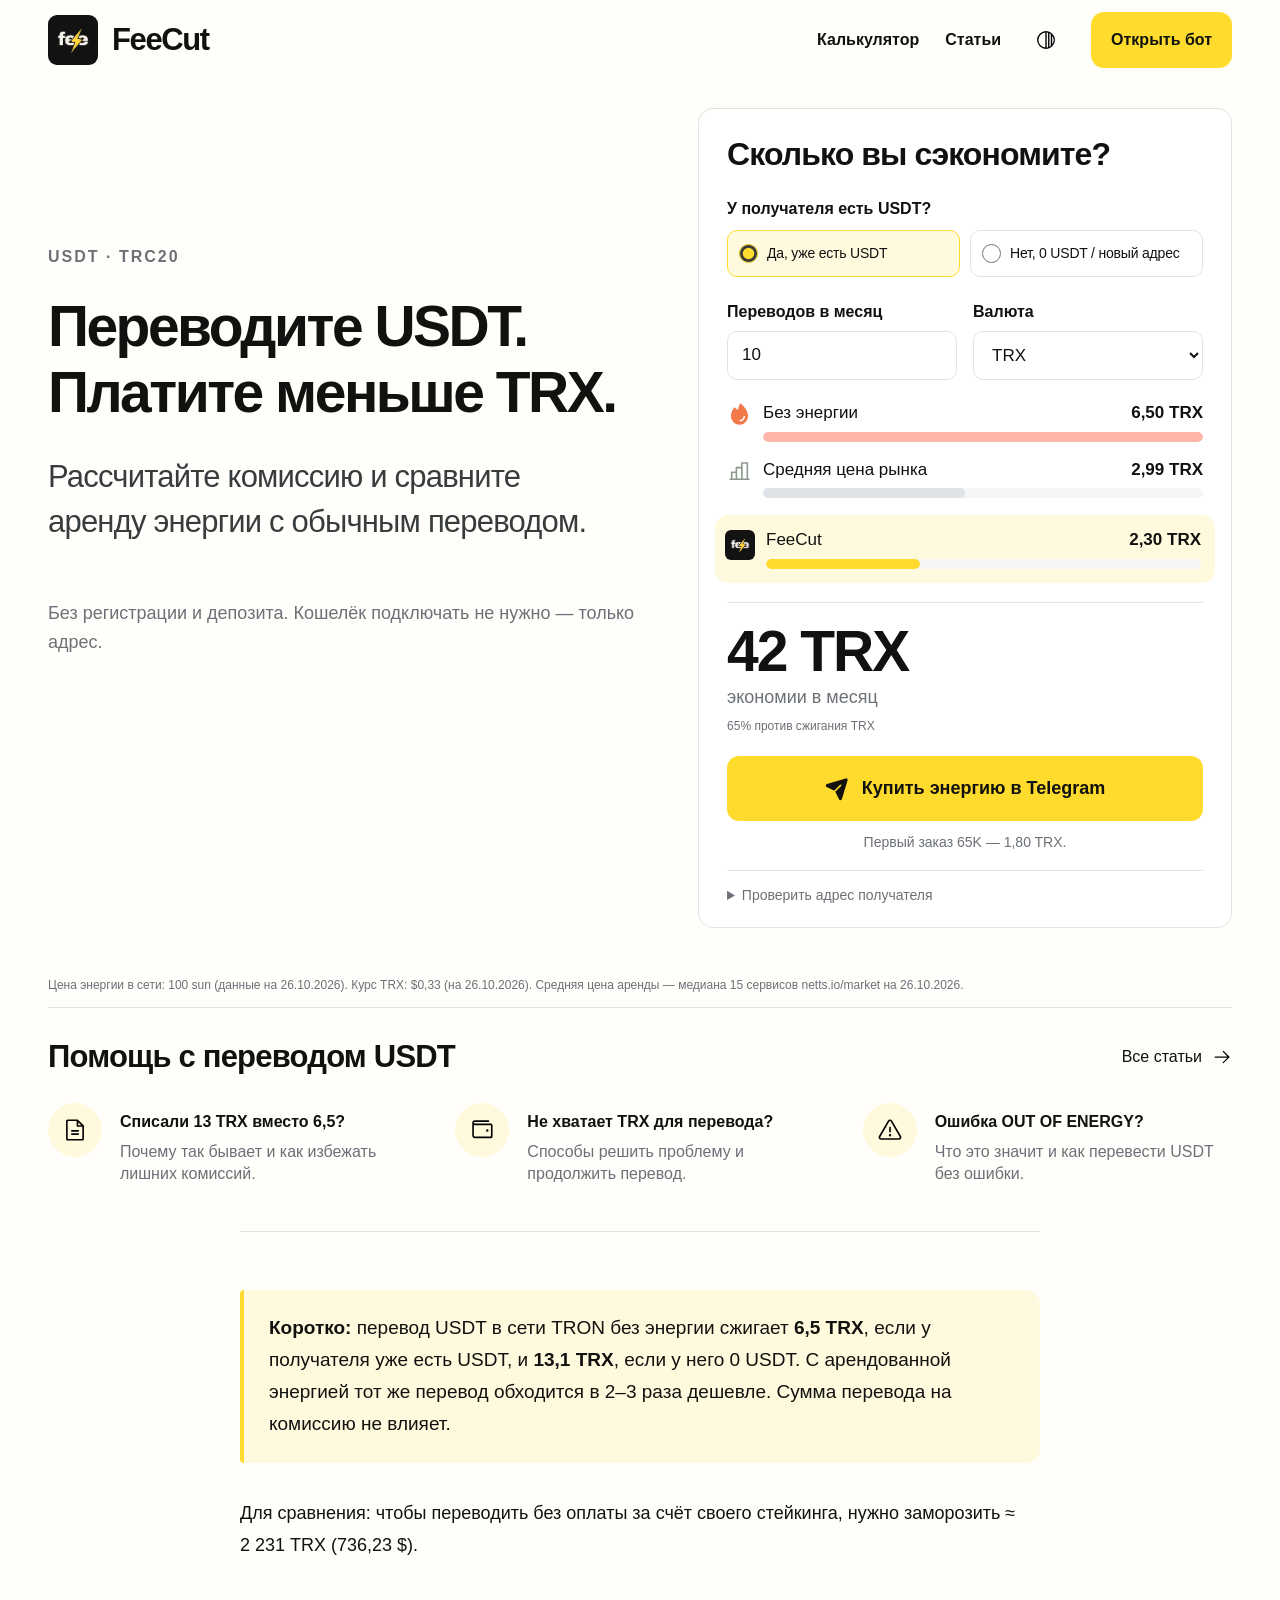
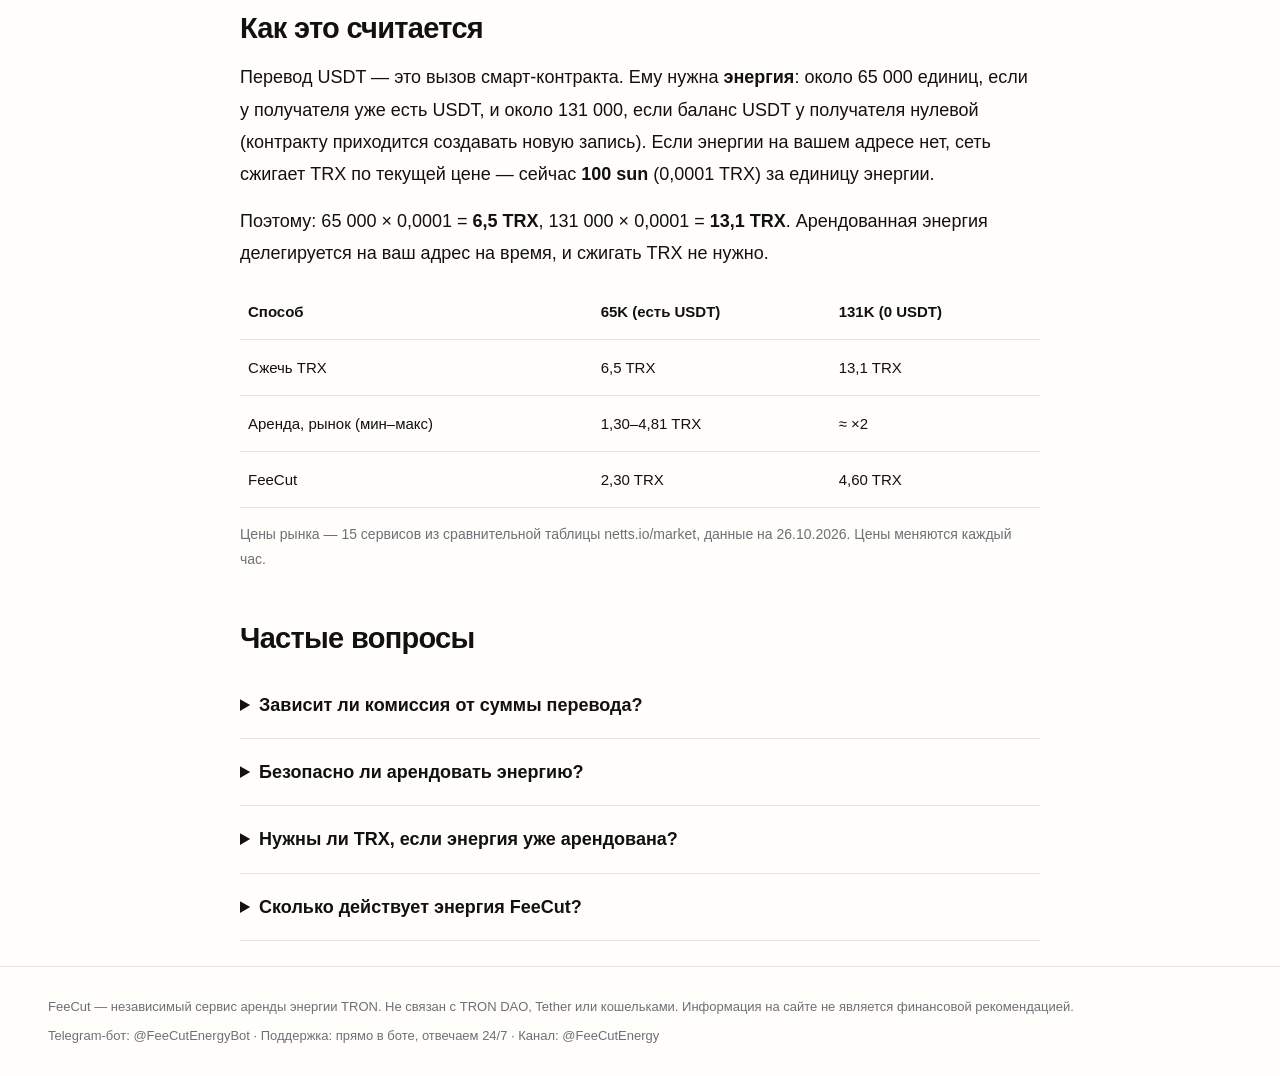
<file: index.html>
<!doctype html>
<html lang="ru">
<head>
<meta charset="utf-8">
<meta name="viewport" content="width=device-width,initial-scale=1">
<title>Калькулятор комиссии USDT TRC20: сколько TRX спишут за перевод</title>
<meta name="description" content="Посчитайте, сколько TRX сгорит при переводе USDT в сети TRON: 6,5 или 13,1 TRX. Сравнение: сжечь TRX, арендовать энергию по рынку или через FeeCut. Данные сети в реальном времени.">
<link rel="canonical" href="https://feecut.github.io/">
<meta property="og:title" content="Сколько TRX спишут за перевод USDT — калькулятор">
<meta property="og:description" content="6,5 или 13,1 TRX за перевод USDT TRC20 — и как заплатить в ~3 раза меньше.">
<meta property="og:type" content="website">
<meta property="og:url" content="https://feecut.github.io/">
<link rel="icon" href="/assets/feecut-logo.png">
<link rel="stylesheet" href="style.css?v=20261030-theme1">
<script type="application/ld+json">
{"@context":"https://schema.org","@type":"FAQPage","mainEntity":[
{"@type":"Question","name":"Почему за перевод USDT иногда списывается 13 TRX, а иногда 6,5?","acceptedAnswer":{"@type":"Answer","text":"Если на адресе получателя сейчас 0 USDT, контракту USDT нужно создать новую запись баланса — это около 131 000 энергии (≈13,1 TRX при сжигании). Если у получателя уже есть USDT — около 65 000 энергии (≈6,5 TRX)."}},
{"@type":"Question","name":"Зависит ли комиссия от суммы перевода?","acceptedAnswer":{"@type":"Answer","text":"Нет. Перевод 1 USDT и 10 000 USDT расходует одинаковое количество энергии."}},
{"@type":"Question","name":"Безопасно ли арендовать энергию?","acceptedAnswer":{"@type":"Answer","text":"Для аренды нужен только адрес кошелька. Нормальный сервис не просит seed-фразу, приватный ключ, подключение кошелька или подпись транзакций."}},
{"@type":"Question","name":"Нужны ли TRX, если энергия уже арендована?","acceptedAnswer":{"@type":"Answer","text":"Кроме энергии перевод использует около 345 единиц пропускной способности. Сеть даёт каждому активированному адресу 600 бесплатных единиц в сутки — обычно этого хватает на один перевод в день. Если они израсходованы, сгорит около 0,35 TRX."}}
]}
</script>
<meta name="color-scheme" content="light dark">
<script src="/theme.js?v=20261030-theme1" defer></script>
</head>
<body>
<header class="top site-header"><div class="wrap header-inner">
  <a class="logo brand" href="./"><img src="/assets/feecut-logo.png" width="50" height="50" alt="Логотип FeeCut"><span>FeeCut</span></a>
  <nav class="top main-nav" aria-label="Основная навигация"><a href="./">Калькулятор</a><a href="guides/">Статьи</a></nav>
</div></header>

<main class="wrap shell home">
<section class="hero"><div class="hero-copy"><p class="eyebrow">USDT · TRC20</p><h1>Переводите USDT.<br>Платите меньше TRX.</h1><p class="hero-subtitle">Рассчитайте комиссию и сравните аренду энергии с обычным переводом.</p><p class="hero-trust">Без регистрации и депозита. Кошелёк подключать не нужно — только адрес.</p></div>


<section class="card calculator" aria-labelledby="calc-heading"><h2 id="calc-heading">Сколько вы сэкономите?</h2>
  <fieldset class="recipient"><legend>У получателя есть USDT?</legend>
  <div class="seg segment">
    <label><input type="radio" name="kind" value="65" checked> Да, уже есть USDT</label>
    <label><input type="radio" name="kind" value="131"> Нет, 0 USDT / новый адрес</label>
  </div>

  </fieldset>
  <div class="row calc-fields">
    <div><label for="n">Переводов в месяц</label><input id="n" type="number" min="1" max="10000" value="10"></div>
    <div><label for="cur">Валюта</label>
      <select id="cur"><option value="trx">TRX</option><option value="usd">USD</option><option value="rub">₽ рубли</option><option value="kzt">₸ тенге</option></select></div>
  </div>

  <div id="results" aria-live="polite">
    <div class="res-line">
      <div class="res-head"><span><img class="result-icon" src="/assets/fire.svg" alt="">Без энергии</span><b id="r-burn">—</b></div>
      <div class="bar"><i id="b-burn" style="background:var(--bar-burn);width:100%"></i></div>
      <div class="res-sub" id="s-burn"></div>
    </div>
    <div class="res-line">
      <div class="res-head"><span><img class="result-icon" src="/assets/chart.svg" alt="">Средняя цена рынка</span><b id="r-mkt">—</b></div>
      <div class="bar"><i id="b-mkt" style="background:var(--bar-mkt)"></i></div>
      <div class="res-sub" id="s-mkt"></div>
    </div>
    <div class="res-line our-price">
      <div class="res-head"><span><img class="result-icon result-logo" src="/assets/feecut-logo.png" alt="">FeeCut</span><b id="r-us">—</b></div>
      <div class="bar"><i id="b-us" style="background:var(--bar-us)"></i></div>
      <div class="res-sub" id="s-us"></div>
    </div>
    <p class="save" id="save"></p>
    <a class="btn btn-main" id="cta" href="https://t.me/FeeCutEnergyBot?start=p_CALC">Купить энергию в Telegram →</a>
    <p class="cta-note" id="ctaNote">Без регистрации и депозита. Кошелёк подключать не нужно — только адрес.</p>

  </div>
<details class="address-check"><summary>Проверить адрес получателя</summary>  <label for="addr">Адрес получателя <span class="muted small">(необязательно — проверим, есть ли на нём USDT)</span></label>
  <div class="addr-row">
    <input id="addr" type="text" inputmode="text" autocomplete="off" spellcheck="false" placeholder="T…">
    <button class="btn-ghost" id="check" type="button">Проверить</button>
  </div>
  <p id="addrMsg" class="muted" role="status"></p>

</details>
</section>
</section>

<p class="small muted" id="srcLine">Цена энергии в сети и курс TRX загружаются при открытии страницы.</p>

<section class="guide-section" aria-labelledby="help-heading"><div class="section-title"><h2 id="help-heading">Помощь с переводом USDT</h2><a href="guides/">Все статьи <img class="ui-icon" src="/assets/arrow-right.svg" width="20" height="20" alt=""></a></div><div class="guide-grid">
<a class="guide-link" href="guides/spisali-13-trx/"><span class="guide-icon"><img src="/assets/file.svg" width="26" height="26" alt=""></span><span class="guide-text"><strong>Списали 13 TRX вместо 6,5?</strong><span>Почему так бывает и как избежать лишних комиссий.</span></span></a>
<a class="guide-link" href="guides/net-trx-ne-mogu-otpravit-usdt/"><span class="guide-icon"><img src="/assets/wallet.svg" width="26" height="26" alt=""></span><span class="guide-text"><strong>Не хватает TRX для перевода?</strong><span>Способы решить проблему и продолжить перевод.</span></span></a>
<a class="guide-link" href="guides/out-of-energy/"><span class="guide-icon"><img src="/assets/warning.svg" width="26" height="26" alt=""></span><span class="guide-text"><strong>Ошибка OUT OF ENERGY?</strong><span>Что это значит и как перевести USDT без ошибки.</span></span></a>
</div></section>
<section class="explanation article-content"><div class="answer"><p><b>Коротко:</b> перевод USDT в сети TRON без энергии сжигает <b><span data-v="burn65">6,5</span> TRX</b>, если у получателя уже есть USDT, и <b><span data-v="burn131">13,1</span> TRX</b>, если у него 0 USDT. С арендованной энергией тот же перевод обходится в 2–3 раза дешевле. Сумма перевода на комиссию не влияет.</p></div>
<p class="res-sub" id="stake"></p>
<h2>Как это считается</h2>
<p>Перевод USDT — это вызов смарт-контракта. Ему нужна <b>энергия</b>: около 65 000 единиц, если у получателя уже есть USDT, и около 131 000, если баланс USDT у получателя нулевой (контракту приходится создавать новую запись). Если энергии на вашем адресе нет, сеть сжигает TRX по текущей цене — сейчас <b><span data-v="fee">100</span> sun</b> (0,0001 TRX) за единицу энергии.</p>
<p>Поэтому: 65 000 × 0,0001 = <b>6,5 TRX</b>, 131 000 × 0,0001 = <b>13,1 TRX</b>. Арендованная энергия делегируется на ваш адрес на время, и сжигать TRX не нужно.</p>
<table>
  <tr><th>Способ</th><th>65K (есть USDT)</th><th>131K (0 USDT)</th></tr>
  <tr><td>Сжечь TRX</td><td><span data-v="burn65">6,5</span> TRX</td><td><span data-v="burn131">13,1</span> TRX</td></tr>
  <tr><td>Аренда, рынок (мин–макс)</td><td><span data-v="mktRange">1,30–4,81</span> TRX</td><td>≈ ×2</td></tr>
  <tr><td>FeeCut</td><td><span data-v="p65">2,30</span> TRX</td><td><span data-v="p131">4,60</span> TRX</td></tr>
</table>
<p class="small muted">Цены рынка — <span data-v="mktN">15</span> сервисов из сравнительной таблицы netts.io/market, данные на <span data-v="mktDate">26.10.2026</span>. Цены меняются каждый час.</p>



<h2>Частые вопросы</h2>
<div class="faq">
  <details><summary>Зависит ли комиссия от суммы перевода?</summary><p>Нет. Перевод 1 USDT и 10 000 USDT расходует одинаковое количество энергии. Поэтому один крупный перевод дешевле нескольких мелких.</p></details>
  <details><summary>Безопасно ли арендовать энергию?</summary><p>Для аренды нужен только адрес кошелька. Нормальный сервис не просит seed-фразу, приватный ключ, подключение кошелька или подпись транзакций. Если просят — уходите.</p></details>
  <details><summary>Нужны ли TRX, если энергия уже арендована?</summary><p>Кроме энергии перевод использует около 345 единиц пропускной способности (bandwidth). Сеть даёт каждому активированному адресу 600 бесплатных единиц в сутки — обычно этого хватает на один перевод в день. Если они уже израсходованы, сгорит около 0,35 TRX.</p></details>
  <details><summary>Сколько действует энергия FeeCut?</summary><p>1 час. Энергия обычно приходит за 1–2 минуты после оплаты — отправляйте USDT, пока она активна.</p></details>
</div>
</section>
</main>

<footer class="site-footer"><div class="wrap">
  <p>FeeCut — независимый сервис аренды энергии TRON. Не связан с TRON DAO, Tether или кошельками. Информация на сайте не является финансовой рекомендацией.</p>
  <p>Telegram-бот: <a href="https://t.me/FeeCutEnergyBot?start=p_CALC">@FeeCutEnergyBot</a> · Поддержка: прямо в боте, отвечаем 24/7 · Канал: <a href="https://t.me/FeeCutEnergy">@FeeCutEnergy</a></p>
</div></footer>

<script>
(function(){
  var USDT='TR7NHqjeKQxGTCi8q8ZY4pL8otSzgjLj6t';
  var D={updated:"2026-10-26",energyFeeSun:100,energy65:65000,energy131:131000,
    trx:{usd:0.330,rub:26.89,kzt:149.51},
    market:{min:1.30,median:2.99,max:4.81,providers:15},
    stakeTrxPerTxDay:6693,feecut:{p65:2.30,p131:4.60,first65:1.80}};
  var live={fee:false,price:false,stake:false};
  var stakeRatio=null; // energy per 1 staked TRX
  var $=function(id){return document.getElementById(id)};
  function fmt(x,d){return Number(x).toLocaleString('ru-RU',{maximumFractionDigits:(d==null?2:d)})}
  function f2(x){return Number(x).toLocaleString('ru-RU',{minimumFractionDigits:2,maximumFractionDigits:2})}
  var SYM={trx:' TRX',usd:' $',rub:' ₽',kzt:' ₸'};
  function money(trx,cur){if(cur==='trx')return f2(trx)+' TRX';var v=trx*D.trx[cur];return fmt(v,cur==='usd'?2:0)+SYM[cur]}
  function dateRu(s){var p=String(s).split('-');return p.length===3?p[2]+'.'+p[1]+'.'+p[0]:s}
  function timeout(ms){var c=new AbortController();setTimeout(function(){c.abort()},ms);return c.signal}

  function setV(name,val){var els=document.querySelectorAll('[data-v="'+name+'"]');for(var i=0;i<els.length;i++)els[i].textContent=val}

  function render(){
    var kind=document.querySelector('input[name=kind]:checked').value;
    var n=Math.max(1,Math.min(10000,parseInt($('n').value,10)||1));
    var cur=$('cur').value;
    var e=kind==='131'?D.energy131:D.energy65;
    var k=e/D.energy65;
    var burn=e*D.energyFeeSun/1e6;
    var mkt=D.market.median*k;
    var us=kind==='131'?D.feecut.p131:D.feecut.p65;
    $('r-burn').textContent=money(burn,cur);
    $('r-mkt').textContent=money(mkt,cur);
    $('r-us').textContent=money(us,cur);
    $('b-mkt').style.width=Math.min(100,mkt/burn*100)+'%';
    $('b-us').style.width=Math.min(100,us/burn*100)+'%';
    $('s-burn').textContent='за перевод · '+money(burn*n,cur)+' в месяц';
    $('s-mkt').textContent='за перевод · '+money(mkt*n,cur)+' в месяц · рынок: '+f2(D.market.min*k)+'–'+f2(D.market.max*k)+' TRX';
    $('s-us').textContent='за перевод · '+money(us*n,cur)+' в месяц';
    var save=(burn-us)*n, pct=Math.round((1-us/burn)*100);
    $('save').innerHTML='<b>'+money(save,cur).replace(',00','')+'</b><span>экономии в месяц</span><small>'+pct+'% против сжигания TRX</small>';
    $('cta').textContent='Купить энергию в Telegram';
    $('ctaNote').textContent='Первый заказ 65K — '+f2(D.feecut.first65)+' TRX.';
    var perDay=n/30;
    var stakeTrx=stakeRatio?(e*perDay/stakeRatio):(D.stakeTrxPerTxDay*k*perDay);
    $('stake').textContent='Для сравнения: чтобы переводить без оплаты за счёт своего стейкинга, нужно заморозить ≈ '+fmt(Math.round(stakeTrx),0)+' TRX ('+money(stakeTrx,'usd')+').';
    setV('fee',fmt(D.energyFeeSun,0));
    setV('burn65',fmt(D.energy65*D.energyFeeSun/1e6,1));
    setV('burn131',fmt(D.energy131*D.energyFeeSun/1e6,1));
    setV('p65',f2(D.feecut.p65));setV('p131',f2(D.feecut.p131));
    setV('mktRange',f2(D.market.min)+'–'+f2(D.market.max));
    setV('mktN',D.market.providers);setV('mktDate',dateRu(D.updated));
    $('srcLine').textContent='Цена энергии в сети: '+fmt(D.energyFeeSun,0)+' sun ('+(live.fee?'TronGrid, сейчас':'данные на '+dateRu(D.updated))+'). Курс TRX: $'+fmt(D.trx.usd,3)+' ('+(live.price?'CoinGecko, сейчас':'на '+dateRu(D.updated))+'). Средняя цена аренды — медиана '+D.market.providers+' сервисов netts.io/market на '+dateRu(D.updated)+'.';
  }

  // 1) fresher fallback numbers from data.json (updated daily)
  fetch('data.json',{cache:'no-cache',signal:timeout(5000)}).then(function(r){return r.json()}).then(function(j){
    ['updated','energy65','energy131','stakeTrxPerTxDay'].forEach(function(k){if(j[k])D[k]=j[k]});
    if(j.market)D.market=j.market; if(j.feecut)D.feecut=j.feecut;
    if(!live.fee&&j.energyFeeSun)D.energyFeeSun=j.energyFeeSun;
    if(!live.price&&j.trx)D.trx=j.trx;
    render();
  }).catch(function(){});

  // 2) live chain parameters
  fetch('https://api.trongrid.io/wallet/getchainparameters',{method:'POST',signal:timeout(6000)}).then(function(r){return r.json()}).then(function(j){
    var p=(j.chainParameter||[]).filter(function(x){return x.key==='getEnergyFee'})[0];
    if(p&&p.value>0&&p.value<10000){D.energyFeeSun=p.value;live.fee=true;render()}
  }).catch(function(){});
  fetch('https://api.trongrid.io/wallet/getaccountresource',{method:'POST',headers:{'content-type':'application/json'},body:JSON.stringify({address:USDT,visible:true}),signal:timeout(6000)}).then(function(r){return r.json()}).then(function(j){
    if(j.TotalEnergyLimit&&j.TotalEnergyWeight){stakeRatio=j.TotalEnergyLimit/j.TotalEnergyWeight;live.stake=true;render()}
  }).catch(function(){});
  // 3) live TRX price
  fetch('https://api.coingecko.com/api/v3/simple/price?ids=tron&vs_currencies=usd,rub,kzt',{signal:timeout(6000)}).then(function(r){return r.json()}).then(function(j){
    if(j.tron&&j.tron.usd){D.trx={usd:j.tron.usd,rub:j.tron.rub||D.trx.rub,kzt:j.tron.kzt||D.trx.kzt};live.price=true;render()}
  }).catch(function(){});

  // 4) recipient check
  function setKind(v){var r=document.querySelector('input[name=kind][value="'+v+'"]');if(r)r.checked=true;render()}
  $('check').addEventListener('click',function(){
    var a=$('addr').value.trim(), msg=$('addrMsg');
    if(!/^T[1-9A-HJ-NP-Za-km-z]{33}$/.test(a)){msg.textContent='Адрес TRON начинается с T и состоит из 34 символов. Проверьте, что скопировали целиком.';return}
    msg.textContent='Проверяем…';
    fetch('https://api.trongrid.io/v1/accounts/'+a,{signal:timeout(8000)}).then(function(r){return r.json()}).then(function(j){
      var acc=(j.data||[])[0];
      if(!acc){msg.textContent='⚠️ Адрес ещё не активирован, USDT на нём нет → нужно около 131 000 энергии (≈'+fmt(D.energy131*D.energyFeeSun/1e6,1)+' TRX при сжигании).';setKind('131');return}
      var bal=0;(acc.trc20||[]).forEach(function(t){if(t[USDT])bal=Number(t[USDT])});
      if(bal>0){msg.textContent='✅ У получателя уже есть USDT → достаточно 65 000 энергии.';setKind('65')}
      else{msg.textContent='⚠️ У получателя сейчас 0 USDT → нужно около 131 000 энергии. 65 000 не хватит.';setKind('131')}
    }).catch(function(){msg.textContent='Не удалось проверить (сеть недоступна). Правило: 65K — если у получателя есть USDT, 131K — если 0 USDT.'});
  });
  $('addr').addEventListener('keydown',function(e){if(e.key==='Enter')$('check').click()});
  document.querySelectorAll('input[name=kind]').forEach(function(r){r.addEventListener('change',render)});
  $('n').addEventListener('input',render);$('cur').addEventListener('change',render);
  render();
})();
</script>
</body>
</html>
</file>
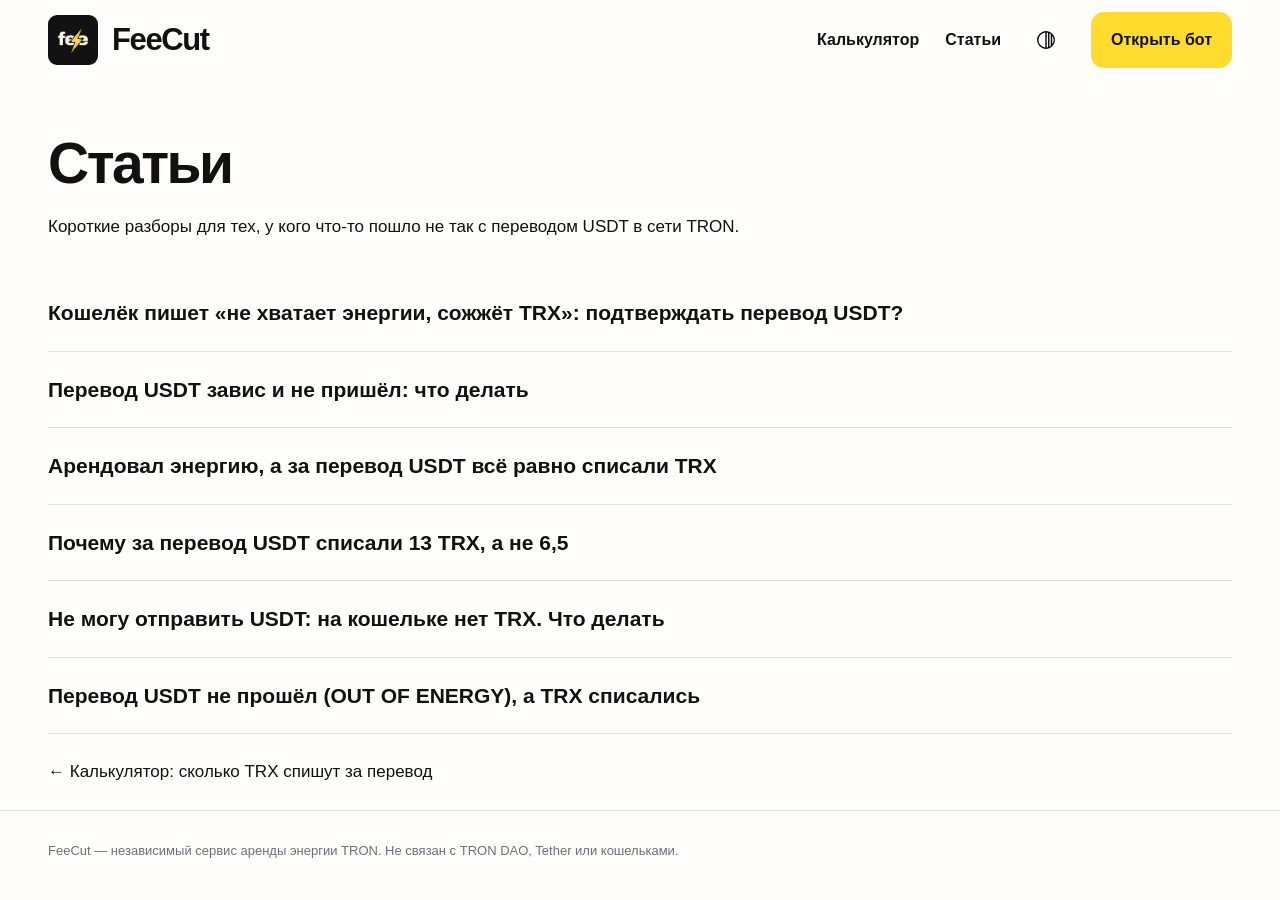
<file: guides/index.html>
<!doctype html>
<html lang="ru">
<head>
<meta charset="utf-8">
<meta name="viewport" content="width=device-width,initial-scale=1">
<title>Статьи: комиссия USDT TRC20 и энергия TRON — FeeCut</title>
<meta name="description" content="Что делать, если за перевод USDT списали 13 TRX, нет TRX на комиссию или транзакция не прошла с ошибкой OUT_OF_ENERGY.">
<link rel="canonical" href="https://feecut.github.io/guides/">
<link rel="icon" href="/assets/feecut-logo.png">
<link rel="stylesheet" href="../style.css?v=20261030-theme1">
<meta name="color-scheme" content="light dark">
<script src="/theme.js?v=20261030-theme1" defer></script>
</head>
<body>
<header class="top site-header"><div class="wrap header-inner">
  <a class="logo brand" href="../"><img src="/assets/feecut-logo.png" width="50" height="50" alt="Логотип FeeCut"><span>FeeCut</span></a>
  <nav class="top main-nav" aria-label="Основная навигация"><a href="../">Калькулятор</a><a href="./">Статьи</a></nav>
</div></header>
<main class="wrap shell library">
<h1>Статьи</h1>
<p class="muted">Короткие разборы для тех, у кого что-то пошло не так с переводом USDT в сети TRON.</p>
<div class="guides">
  <a href="ne-khvataet-energii-sozhzhyot-trx/">Кошелёк пишет «не хватает энергии, сожжёт TRX»: подтверждать перевод USDT?</a>
  <a href="perevod-usdt-zavis-ne-prishyol/">Перевод USDT завис и не пришёл: что делать</a>
  <a href="arendoval-energiyu-trx-vsyo-ravno-spisali/">Арендовал энергию, а за перевод USDT всё равно списали TRX</a>
  <a href="spisali-13-trx/">Почему за перевод USDT списали 13 TRX, а не 6,5</a>
  <a href="net-trx-ne-mogu-otpravit-usdt/">Не могу отправить USDT: на кошельке нет TRX. Что делать</a>
  <a href="out-of-energy/">Перевод USDT не прошёл (OUT OF ENERGY), а TRX списались</a>
</div>
<p style="margin-top:24px"><a href="../">← Калькулятор: сколько TRX спишут за перевод</a></p>
</main>
<footer class="site-footer"><div class="wrap">
  <p>FeeCut — независимый сервис аренды энергии TRON. Не связан с TRON DAO, Tether или кошельками.</p>
</div></footer>
</body>
</html>
</file>
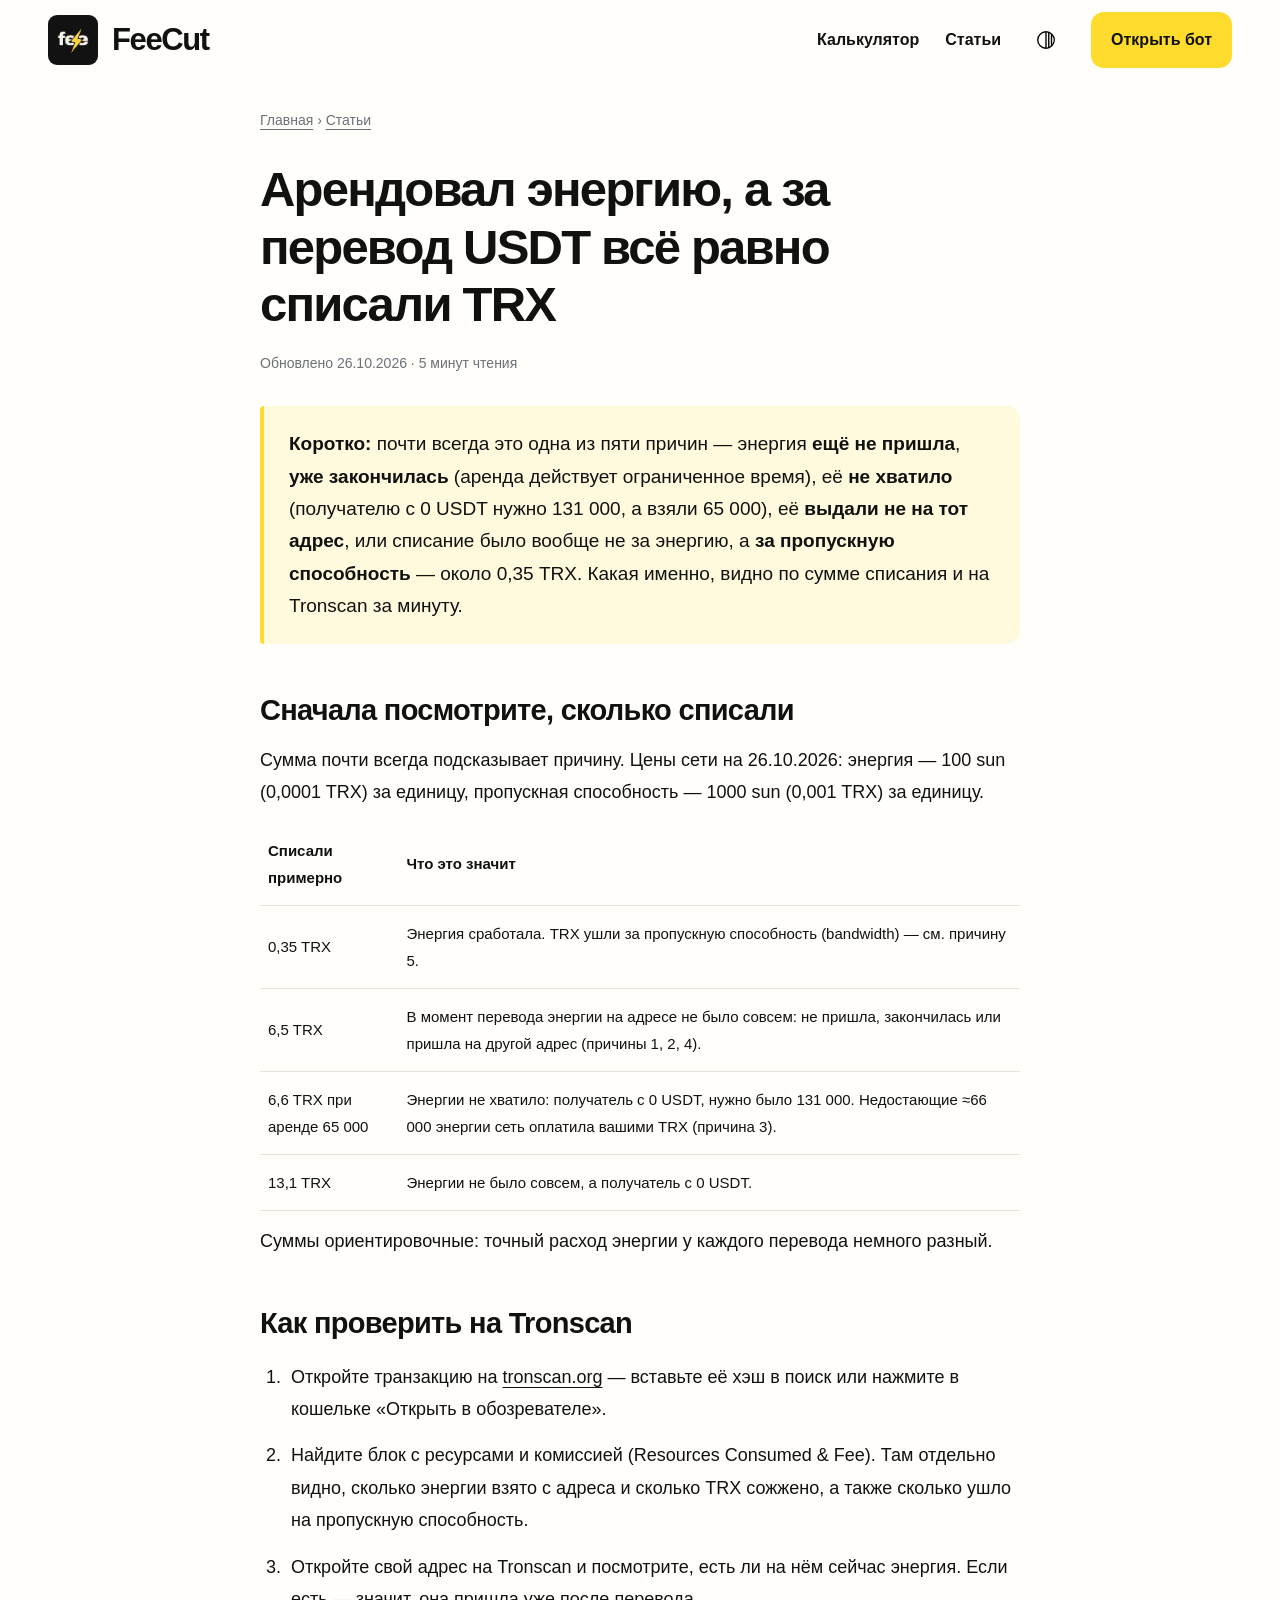
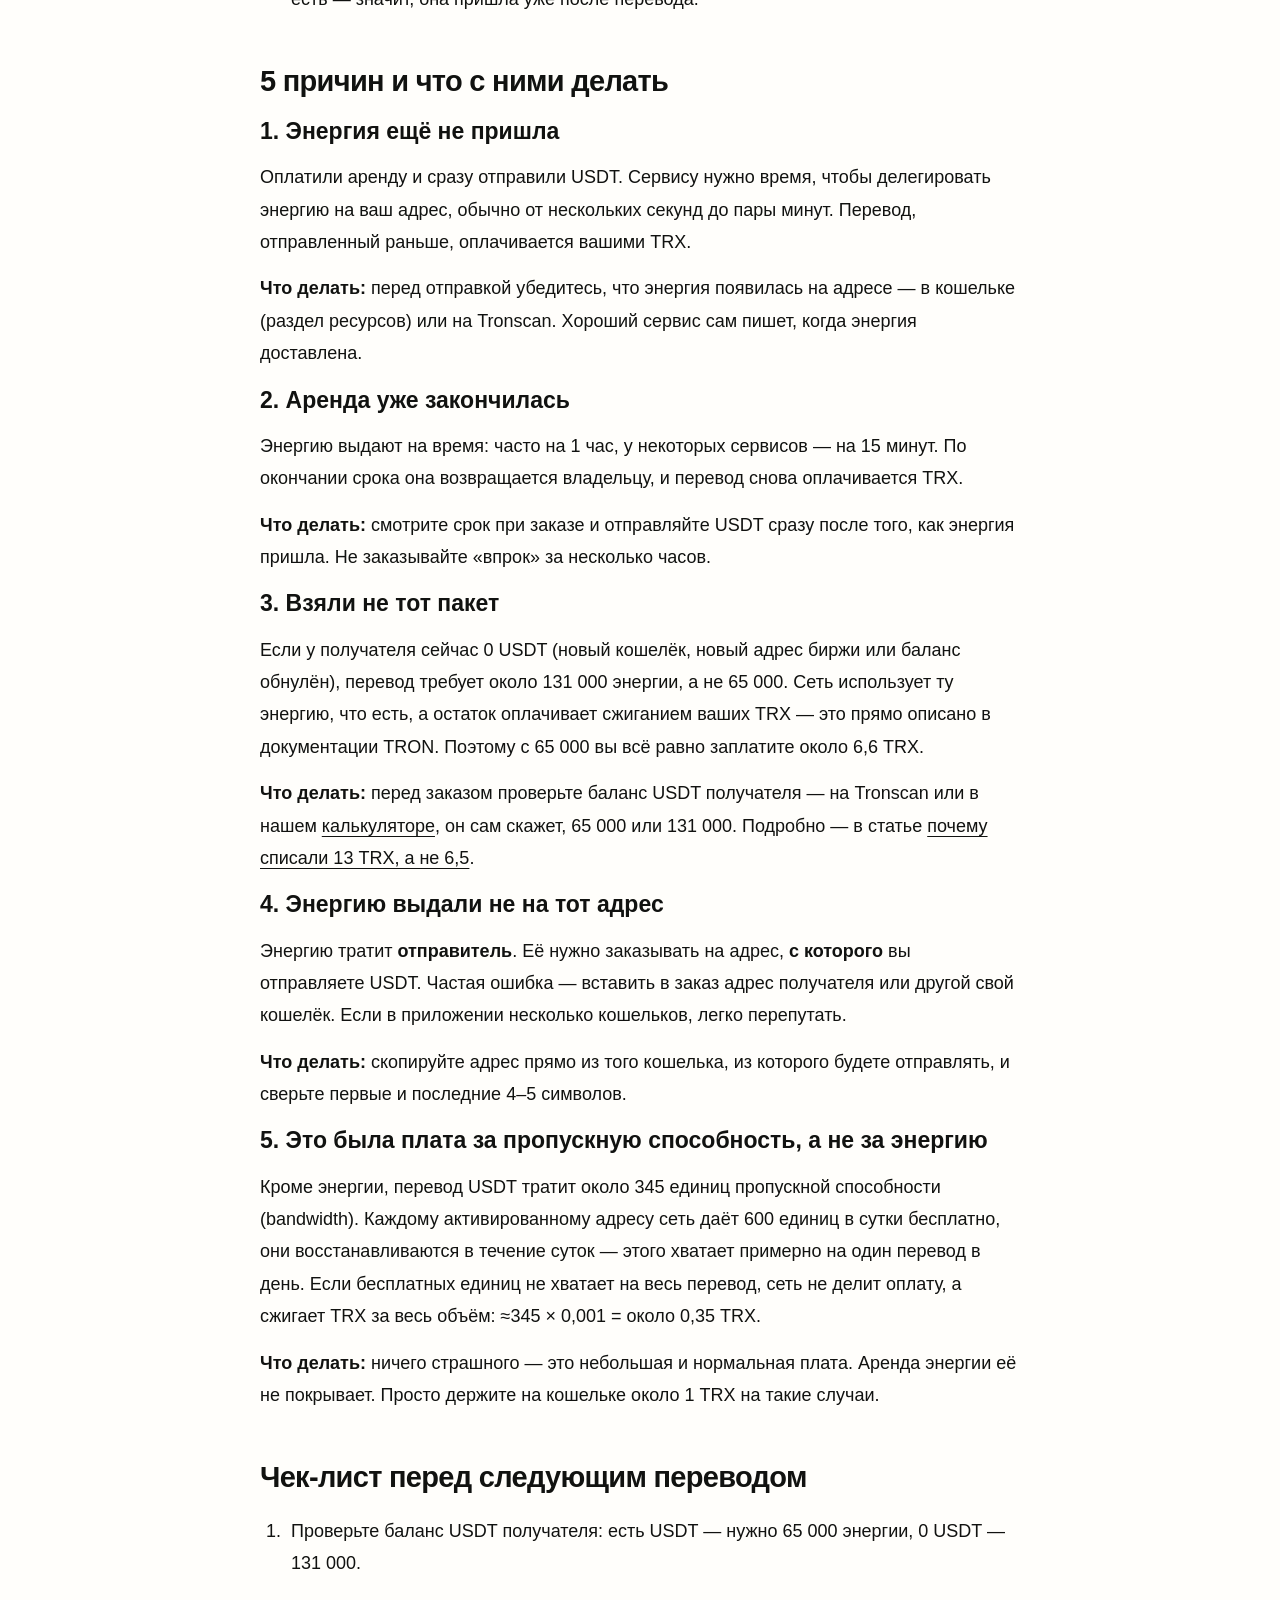
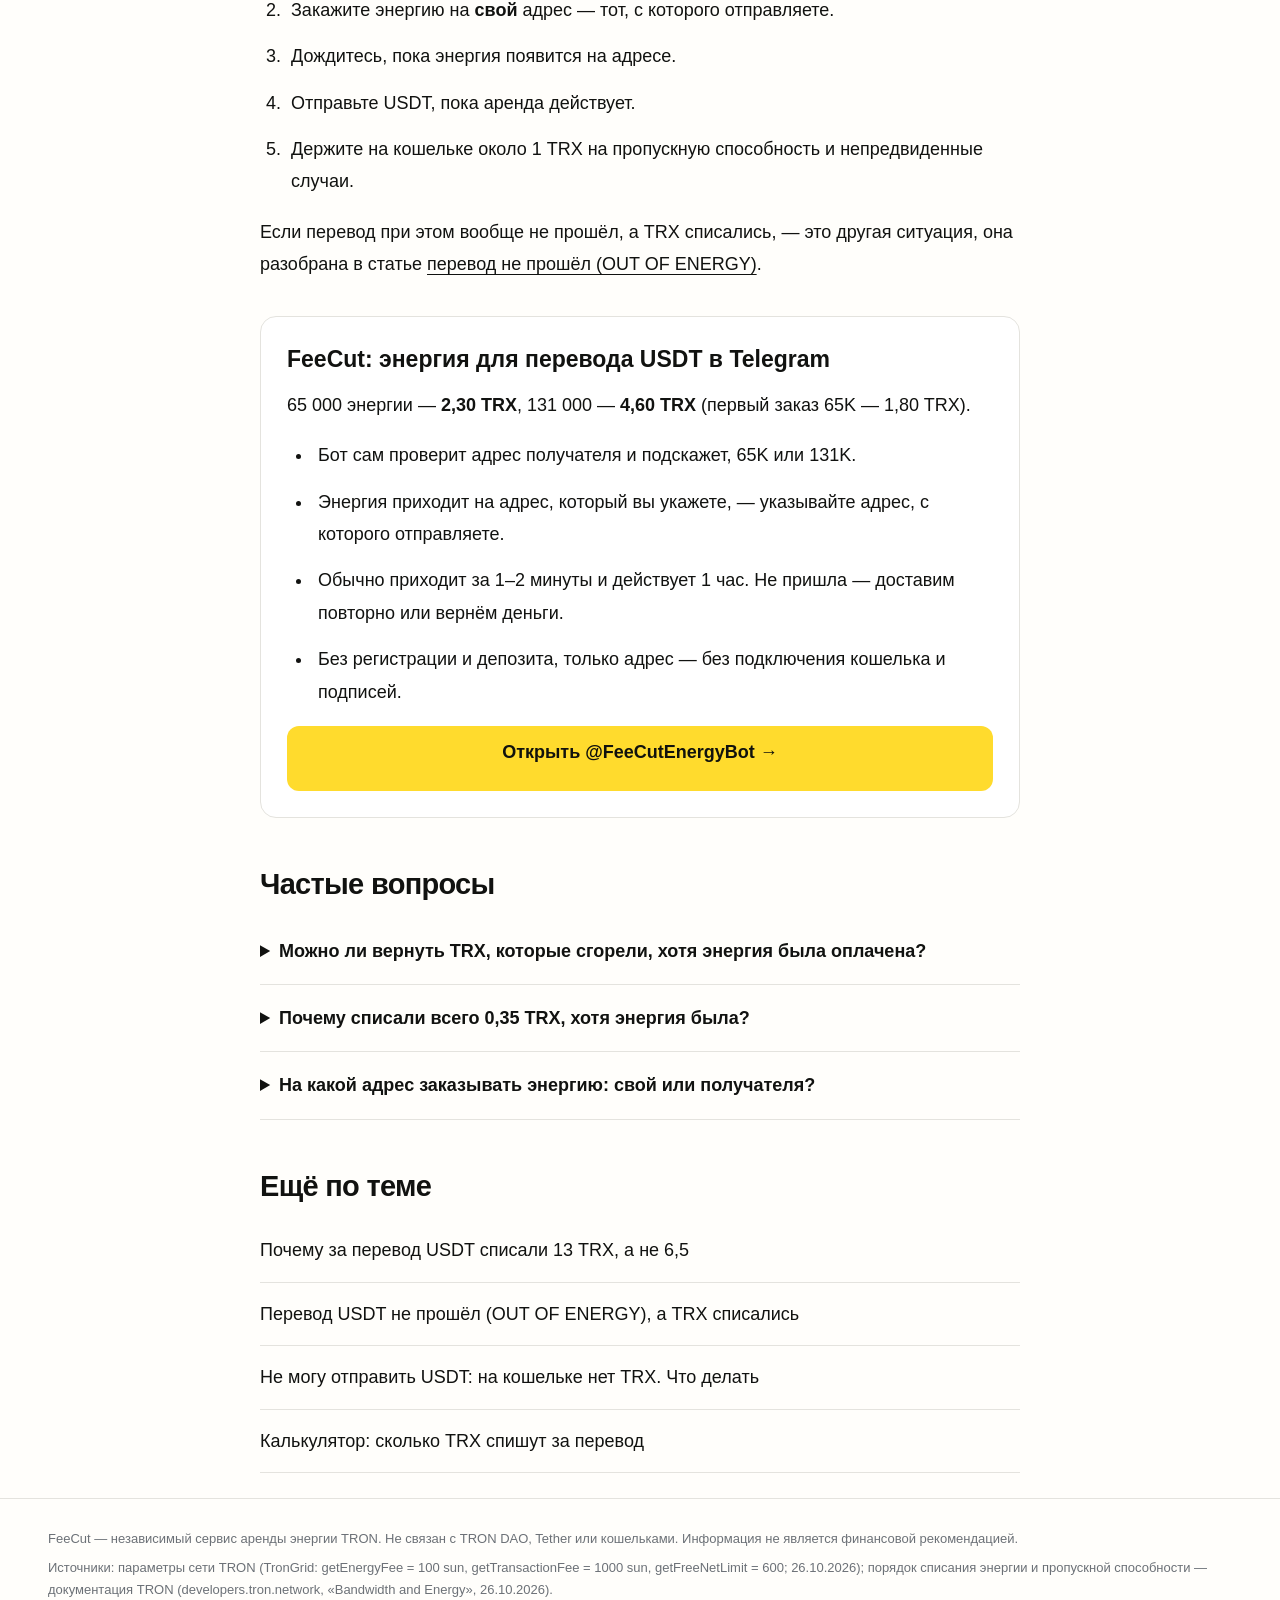
<file: guides/arendoval-energiyu-trx-vsyo-ravno-spisali/index.html>
<!doctype html>
<html lang="ru">
<head>
<meta charset="utf-8">
<meta name="viewport" content="width=device-width,initial-scale=1">
<title>Арендовал энергию, а за перевод USDT всё равно списали TRX — FeeCut</title>
<meta name="description" content="Взяли энергию в аренду, а при переводе USDT TRC20 всё равно сгорели TRX? Разбираем 5 причин по сумме списания, как проверить на Tronscan и что сделать в следующий раз.">
<link rel="canonical" href="https://feecut.github.io/guides/arendoval-energiyu-trx-vsyo-ravno-spisali/">
<meta property="og:title" content="Арендовал энергию, а за перевод USDT всё равно списали TRX">
<meta property="og:type" content="article">
<link rel="icon" href="/assets/feecut-logo.png">
<link rel="stylesheet" href="../../style.css?v=20261030-theme1">
<script type="application/ld+json">
{"@context":"https://schema.org","@graph":[
{"@type":"Article","headline":"Арендовал энергию, а за перевод USDT всё равно списали TRX","datePublished":"2026-10-26","dateModified":"2026-10-26","inLanguage":"ru","author":{"@type":"Organization","name":"FeeCut"}},
{"@type":"FAQPage","mainEntity":[
{"@type":"Question","name":"Можно ли вернуть TRX, которые сгорели, хотя энергия была оплачена?","acceptedAnswer":{"@type":"Answer","text":"Сеть сожжённые TRX не возвращает. Но если сервис не доставил энергию вовремя или выдал меньше, чем вы купили, это вопрос к сервису: нормальный сервис доставляет повторно или возвращает оплату."}},
{"@type":"Question","name":"Почему списали всего 0,35 TRX, хотя энергия была?","acceptedAnswer":{"@type":"Answer","text":"Это плата за пропускную способность (bandwidth), а не за энергию. Энергия сработала. Бесплатных 600 единиц в сутки хватает примерно на один перевод USDT; если они уже потрачены, сеть сжигает TRX за весь объём перевода — около 0,35 TRX."}},
{"@type":"Question","name":"На какой адрес заказывать энергию: свой или получателя?","acceptedAnswer":{"@type":"Answer","text":"На свой — на адрес, с которого вы отправляете USDT. Энергию тратит отправитель. Энергия, выданная на адрес получателя, вашему переводу не поможет."}}
]}]}
</script>
<meta name="color-scheme" content="light dark">
<script src="/theme.js?v=20261030-theme1" defer></script>
</head>
<body>
<header class="top site-header"><div class="wrap header-inner">
  <a class="logo brand" href="../../"><img src="/assets/feecut-logo.png" width="50" height="50" alt="Логотип FeeCut"><span>FeeCut</span></a>
  <nav class="top main-nav" aria-label="Основная навигация"><a href="../../">Калькулятор</a><a href="../">Статьи</a></nav>
</div></header>
<main class="wrap article-content">
<p class="crumbs"><a href="../../">Главная</a> › <a href="../">Статьи</a></p>
<h1>Арендовал энергию, а за перевод USDT всё равно списали TRX</h1>
<p class="muted small">Обновлено 26.10.2026 · 5 минут чтения</p>

<div class="answer"><p><b>Коротко:</b> почти всегда это одна из пяти причин — энергия <b>ещё не пришла</b>, <b>уже закончилась</b> (аренда действует ограниченное время), её <b>не хватило</b> (получателю с 0 USDT нужно 131 000, а взяли 65 000), её <b>выдали не на тот адрес</b>, или списание было вообще не за энергию, а <b>за пропускную способность</b> — около 0,35 TRX. Какая именно, видно по сумме списания и на Tronscan за минуту.</p></div>

<h2>Сначала посмотрите, сколько списали</h2>
<p>Сумма почти всегда подсказывает причину. Цены сети на 26.10.2026: энергия — 100 sun (0,0001 TRX) за единицу, пропускная способность — 1000 sun (0,001 TRX) за единицу.</p>
<table>
  <tr><th>Списали примерно</th><th>Что это значит</th></tr>
  <tr><td>0,35 TRX</td><td>Энергия сработала. TRX ушли за пропускную способность (bandwidth) — см. причину 5.</td></tr>
  <tr><td>6,5 TRX</td><td>В момент перевода энергии на адресе не было совсем: не пришла, закончилась или пришла на другой адрес (причины 1, 2, 4).</td></tr>
  <tr><td>6,6 TRX при аренде 65 000</td><td>Энергии не хватило: получатель с 0 USDT, нужно было 131 000. Недостающие ≈66 000 энергии сеть оплатила вашими TRX (причина 3).</td></tr>
  <tr><td>13,1 TRX</td><td>Энергии не было совсем, а получатель с 0 USDT.</td></tr>
</table>
<p>Суммы ориентировочные: точный расход энергии у каждого перевода немного разный.</p>

<h2>Как проверить на Tronscan</h2>
<ol>
  <li>Откройте транзакцию на <a href="https://tronscan.org" rel="nofollow">tronscan.org</a> — вставьте её хэш в поиск или нажмите в кошельке «Открыть в обозревателе».</li>
  <li>Найдите блок с ресурсами и комиссией (Resources Consumed &amp; Fee). Там отдельно видно, сколько энергии взято с адреса и сколько TRX сожжено, а также сколько ушло на пропускную способность.</li>
  <li>Откройте свой адрес на Tronscan и посмотрите, есть ли на нём сейчас энергия. Если есть — значит, она пришла уже после перевода.</li>
</ol>

<h2>5 причин и что с ними делать</h2>
<h3>1. Энергия ещё не пришла</h3>
<p>Оплатили аренду и сразу отправили USDT. Сервису нужно время, чтобы делегировать энергию на ваш адрес, обычно от нескольких секунд до пары минут. Перевод, отправленный раньше, оплачивается вашими TRX.</p>
<p><b>Что делать:</b> перед отправкой убедитесь, что энергия появилась на адресе — в кошельке (раздел ресурсов) или на Tronscan. Хороший сервис сам пишет, когда энергия доставлена.</p>

<h3>2. Аренда уже закончилась</h3>
<p>Энергию выдают на время: часто на 1 час, у некоторых сервисов — на 15 минут. По окончании срока она возвращается владельцу, и перевод снова оплачивается TRX.</p>
<p><b>Что делать:</b> смотрите срок при заказе и отправляйте USDT сразу после того, как энергия пришла. Не заказывайте «впрок» за несколько часов.</p>

<h3>3. Взяли не тот пакет</h3>
<p>Если у получателя сейчас 0 USDT (новый кошелёк, новый адрес биржи или баланс обнулён), перевод требует около 131 000 энергии, а не 65 000. Сеть использует ту энергию, что есть, а остаток оплачивает сжиганием ваших TRX — это прямо описано в документации TRON. Поэтому с 65 000 вы всё равно заплатите около 6,6 TRX.</p>
<p><b>Что делать:</b> перед заказом проверьте баланс USDT получателя — на Tronscan или в нашем <a href="../../">калькуляторе</a>, он сам скажет, 65 000 или 131 000. Подробно — в статье <a href="../spisali-13-trx/">почему списали 13 TRX, а не 6,5</a>.</p>

<h3>4. Энергию выдали не на тот адрес</h3>
<p>Энергию тратит <b>отправитель</b>. Её нужно заказывать на адрес, <b>с которого</b> вы отправляете USDT. Частая ошибка — вставить в заказ адрес получателя или другой свой кошелёк. Если в приложении несколько кошельков, легко перепутать.</p>
<p><b>Что делать:</b> скопируйте адрес прямо из того кошелька, из которого будете отправлять, и сверьте первые и последние 4–5 символов.</p>

<h3>5. Это была плата за пропускную способность, а не за энергию</h3>
<p>Кроме энергии, перевод USDT тратит около 345 единиц пропускной способности (bandwidth). Каждому активированному адресу сеть даёт 600 единиц в сутки бесплатно, они восстанавливаются в течение суток — этого хватает примерно на один перевод в день. Если бесплатных единиц не хватает на весь перевод, сеть не делит оплату, а сжигает TRX за весь объём: ≈345 × 0,001 = около 0,35 TRX.</p>
<p><b>Что делать:</b> ничего страшного — это небольшая и нормальная плата. Аренда энергии её не покрывает. Просто держите на кошельке около 1 TRX на такие случаи.</p>

<h2>Чек-лист перед следующим переводом</h2>
<ol>
  <li>Проверьте баланс USDT получателя: есть USDT — нужно 65 000 энергии, 0 USDT — 131 000.</li>
  <li>Закажите энергию на <b>свой</b> адрес — тот, с которого отправляете.</li>
  <li>Дождитесь, пока энергия появится на адресе.</li>
  <li>Отправьте USDT, пока аренда действует.</li>
  <li>Держите на кошельке около 1 TRX на пропускную способность и непредвиденные случаи.</li>
</ol>
<p>Если перевод при этом вообще не прошёл, а TRX списались, — это другая ситуация, она разобрана в статье <a href="../out-of-energy/">перевод не прошёл (OUT OF ENERGY)</a>.</p>

<div class="cta">
  <h3>FeeCut: энергия для перевода USDT в Telegram</h3>
  <p>65 000 энергии — <b>2,30 TRX</b>, 131 000 — <b>4,60 TRX</b> (первый заказ 65K — 1,80 TRX).</p>
  <ul>
    <li>Бот сам проверит адрес получателя и подскажет, 65K или 131K.</li>
    <li>Энергия приходит на адрес, который вы укажете, — указывайте адрес, с которого отправляете.</li>
    <li>Обычно приходит за 1–2 минуты и действует 1 час. Не пришла — доставим повторно или вернём деньги.</li>
    <li>Без регистрации и депозита, только адрес — без подключения кошелька и подписей.</li>
  </ul>
  <a class="btn btn-main" href="https://t.me/FeeCutEnergyBot?start=p_A4">Открыть @FeeCutEnergyBot →</a>
</div>

<h2>Частые вопросы</h2>
<div class="faq">
  <details><summary>Можно ли вернуть TRX, которые сгорели, хотя энергия была оплачена?</summary><p>Сеть сожжённые TRX не возвращает. Но если сервис не доставил энергию вовремя или выдал меньше, чем вы купили, это вопрос к сервису: нормальный сервис доставляет повторно или возвращает оплату.</p></details>
  <details><summary>Почему списали всего 0,35 TRX, хотя энергия была?</summary><p>Это плата за пропускную способность (bandwidth), а не за энергию. Энергия сработала. Бесплатных 600 единиц в сутки хватает примерно на один перевод USDT; если они уже потрачены, сеть сжигает TRX за весь объём перевода — около 0,35 TRX.</p></details>
  <details><summary>На какой адрес заказывать энергию: свой или получателя?</summary><p>На свой — на адрес, с которого вы отправляете USDT. Энергию тратит отправитель. Энергия, выданная на адрес получателя, вашему переводу не поможет.</p></details>
</div>

<h2>Ещё по теме</h2>
<div class="guides">
  <a href="../spisali-13-trx/">Почему за перевод USDT списали 13 TRX, а не 6,5</a>
  <a href="../out-of-energy/">Перевод USDT не прошёл (OUT OF ENERGY), а TRX списались</a>
  <a href="../net-trx-ne-mogu-otpravit-usdt/">Не могу отправить USDT: на кошельке нет TRX. Что делать</a>
  <a href="../../">Калькулятор: сколько TRX спишут за перевод</a>
</div>
</main>
<footer class="site-footer"><div class="wrap">
  <p>FeeCut — независимый сервис аренды энергии TRON. Не связан с TRON DAO, Tether или кошельками. Информация не является финансовой рекомендацией.</p>
  <p>Источники: параметры сети TRON (TronGrid: getEnergyFee = 100 sun, getTransactionFee = 1000 sun, getFreeNetLimit = 600; 26.10.2026); порядок списания энергии и пропускной способности — документация TRON (developers.tron.network, «Bandwidth and Energy», 26.10.2026).</p>
</div></footer>
</body>
</html>
</file>
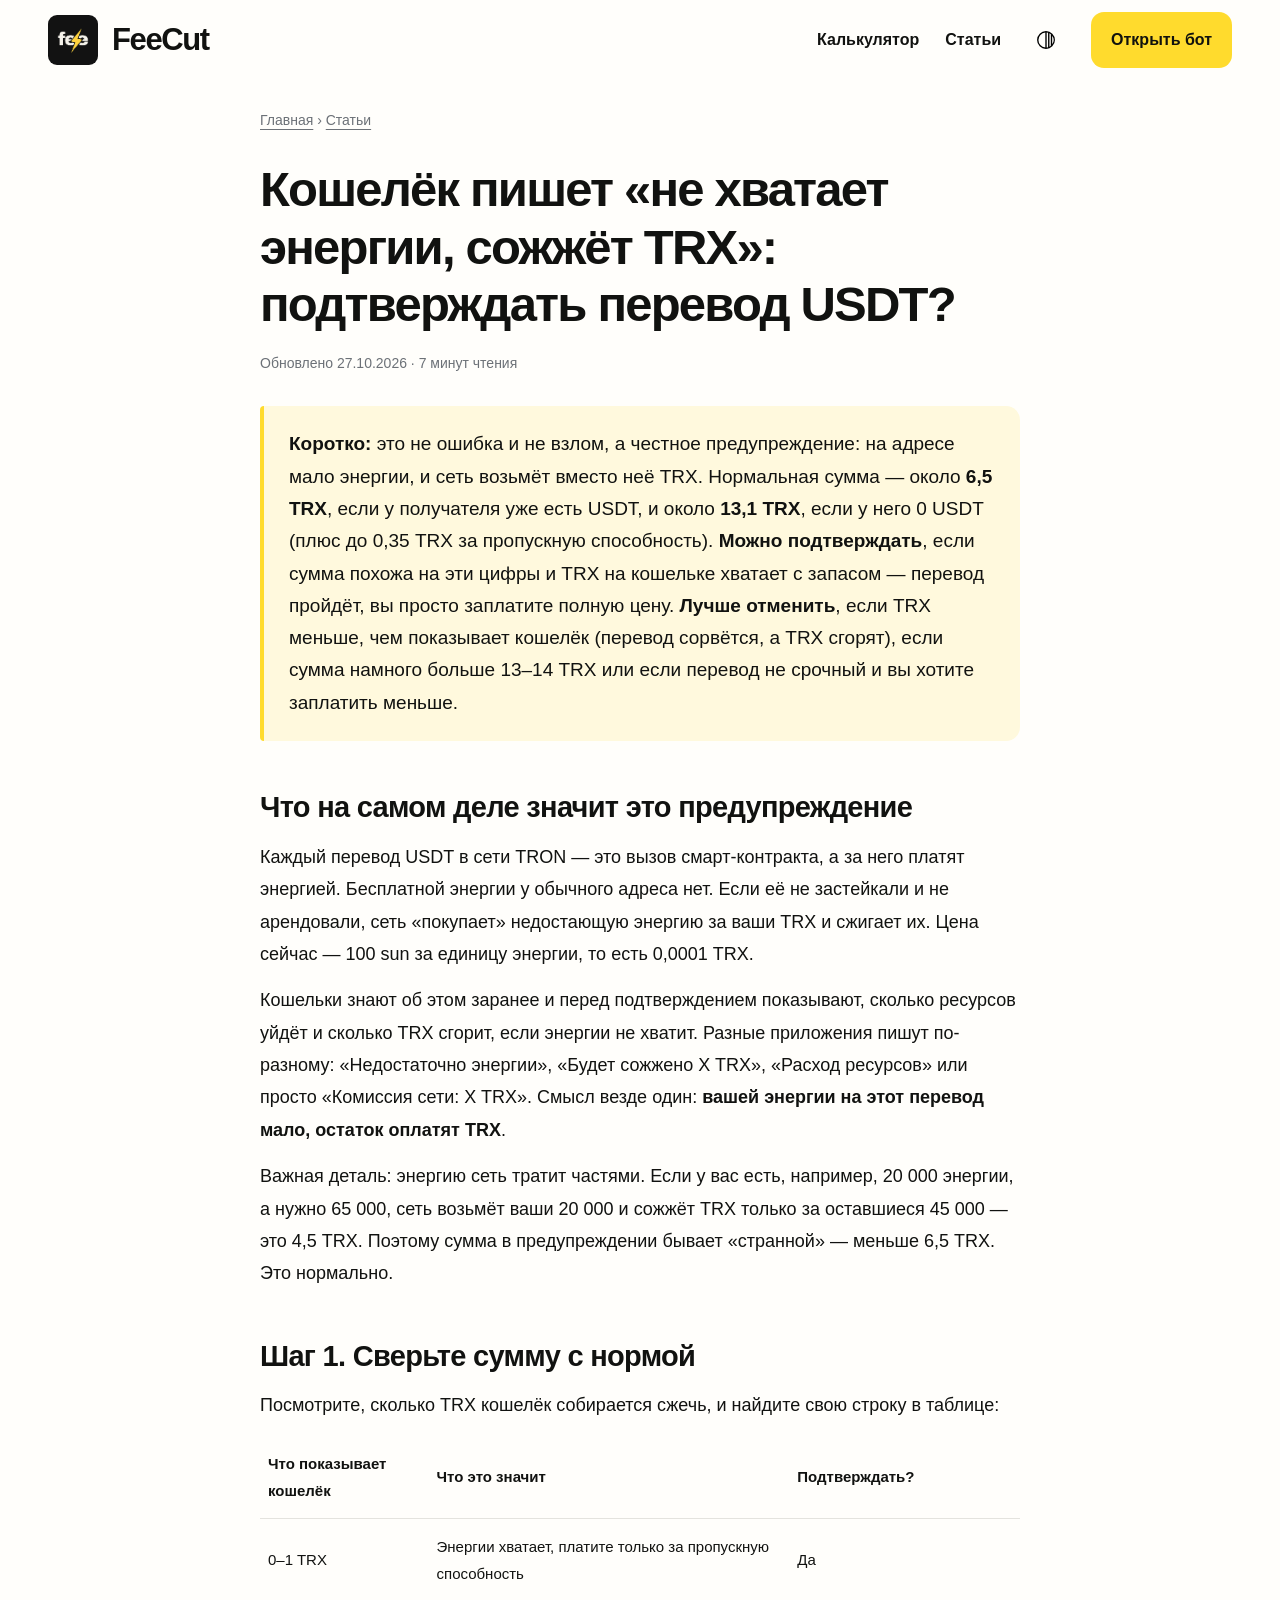
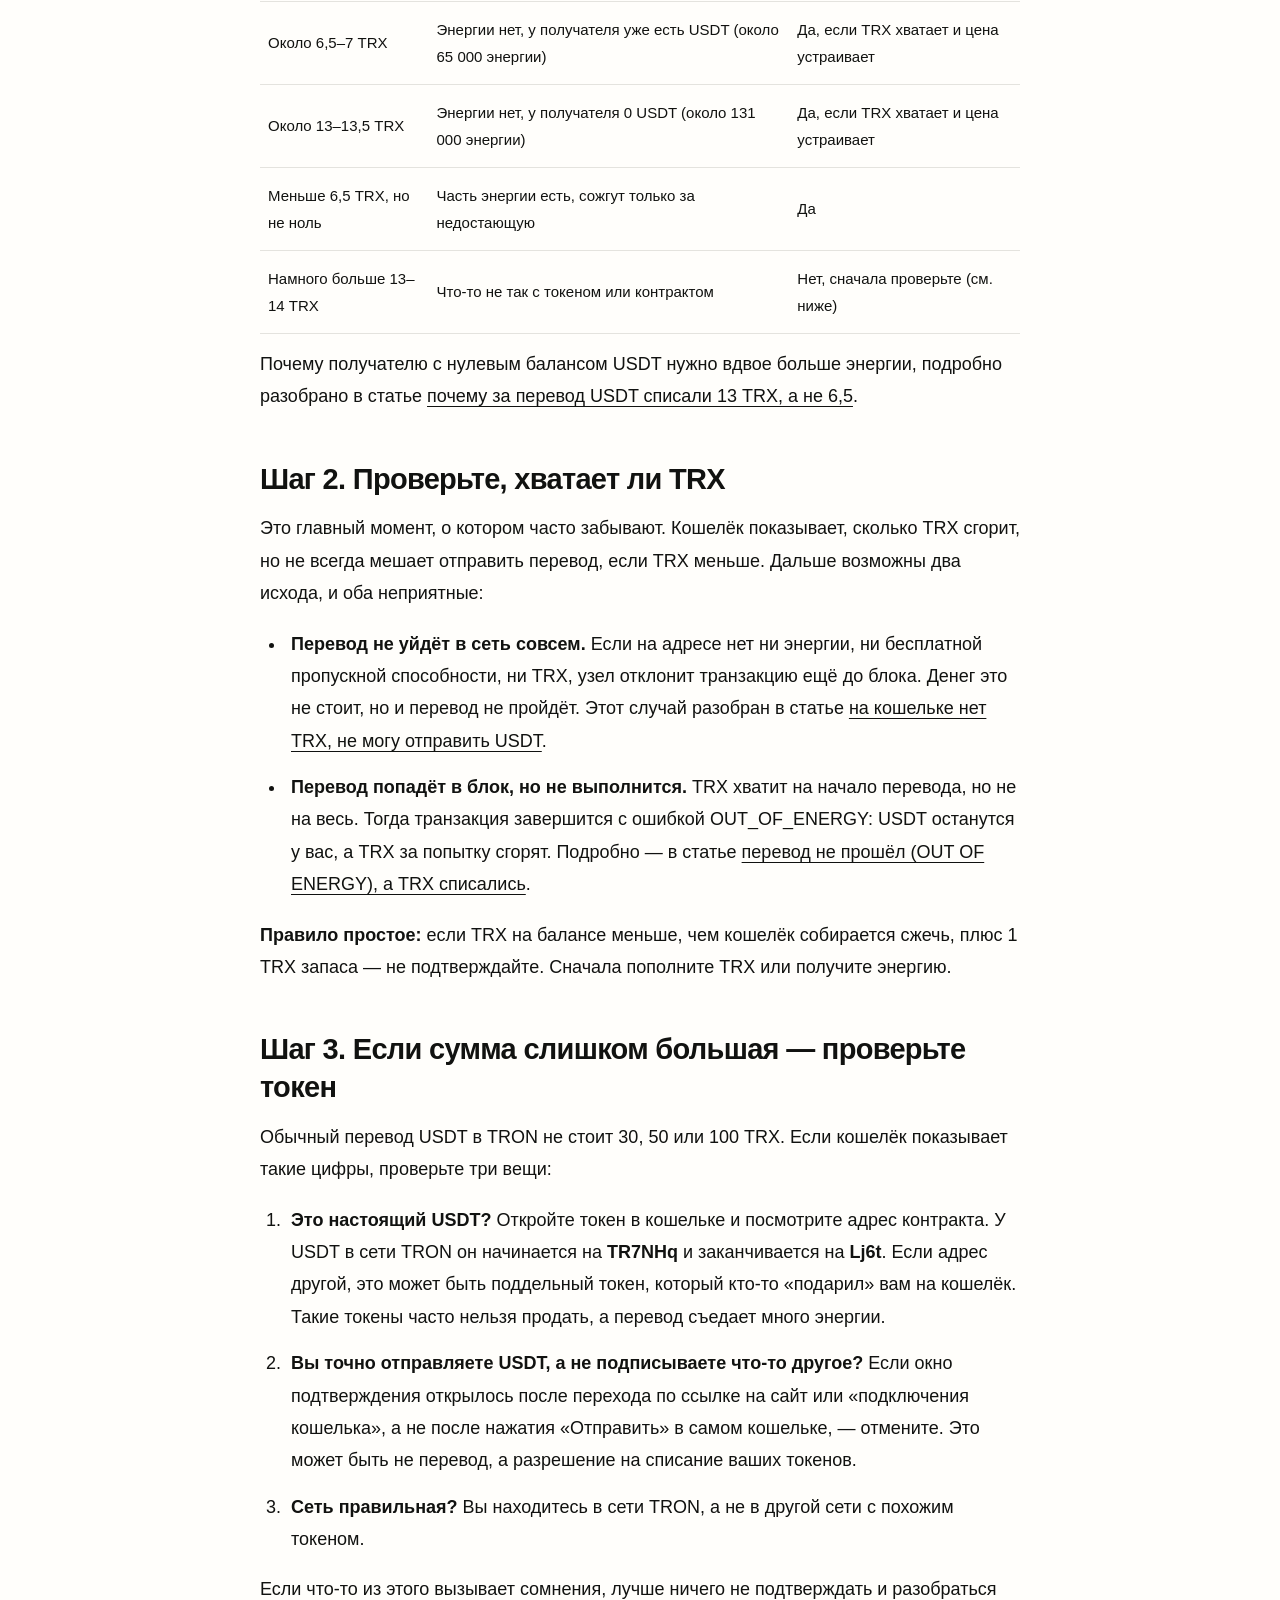
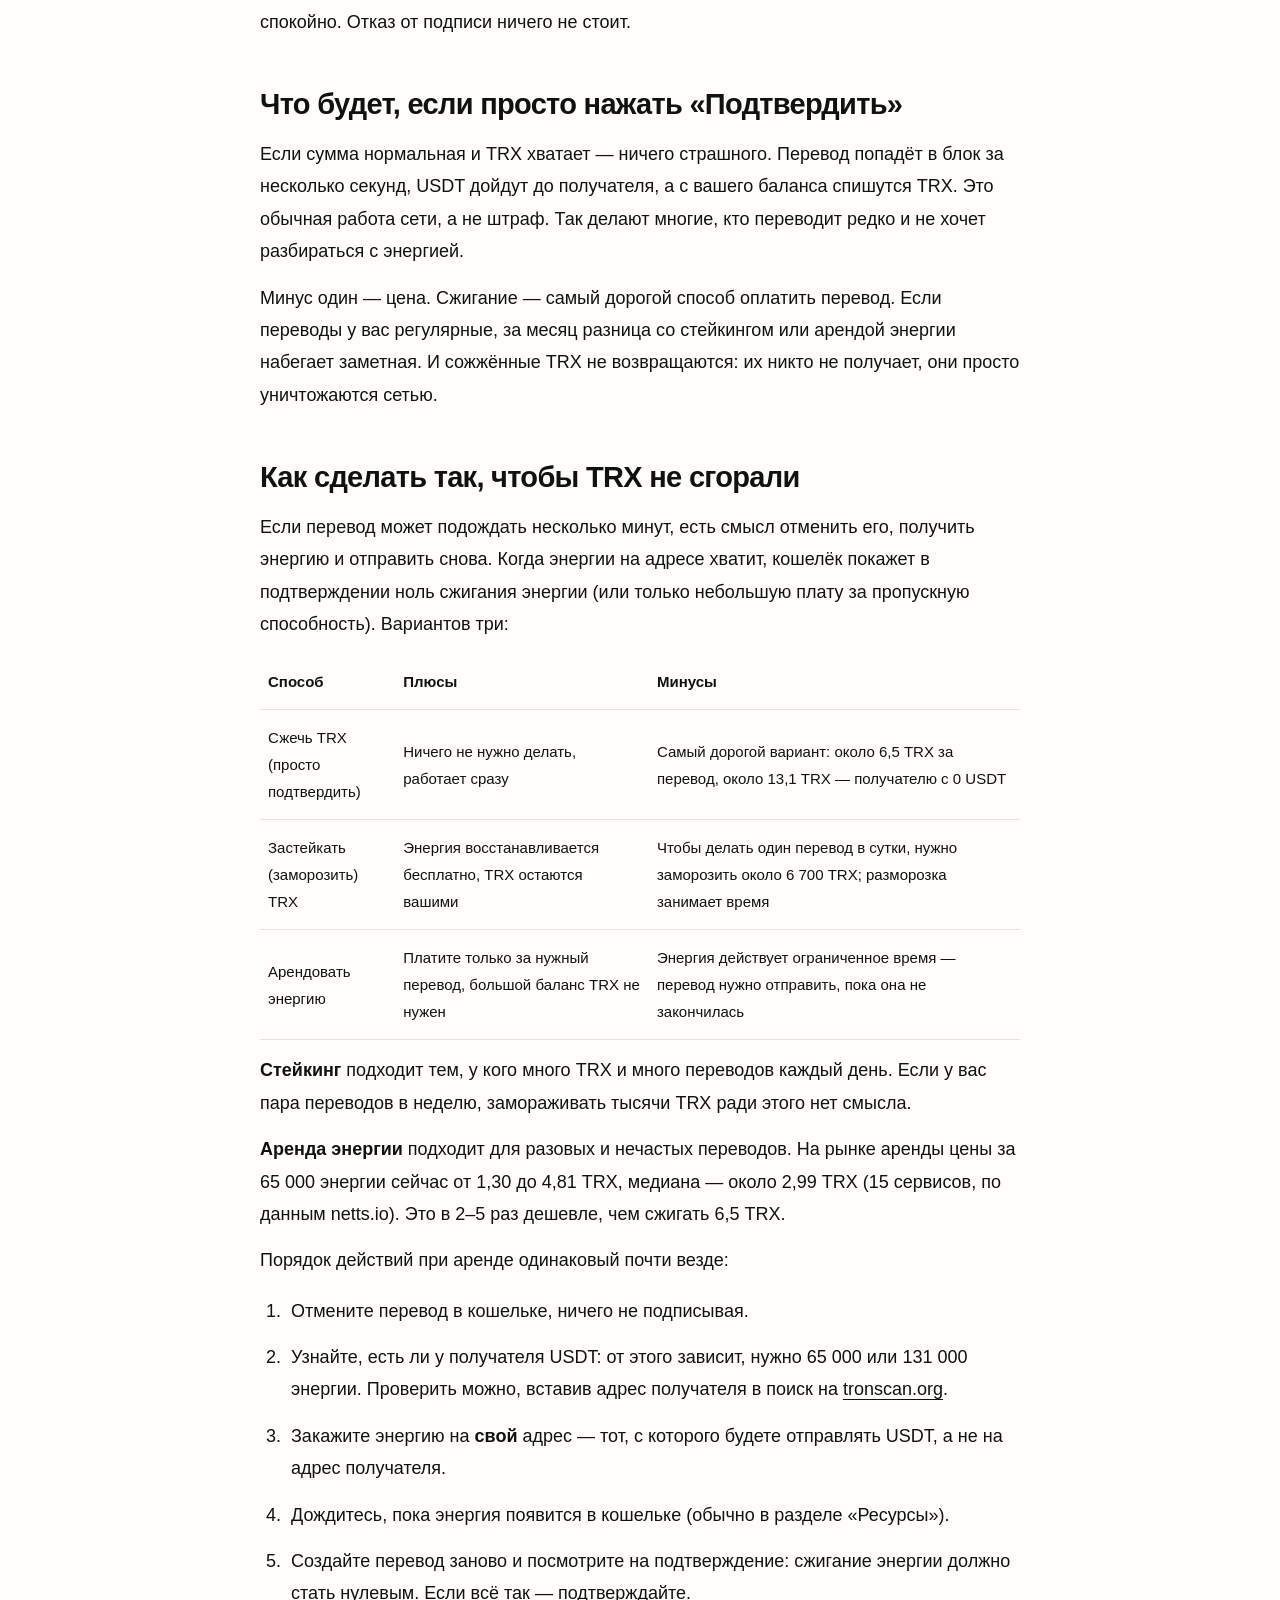
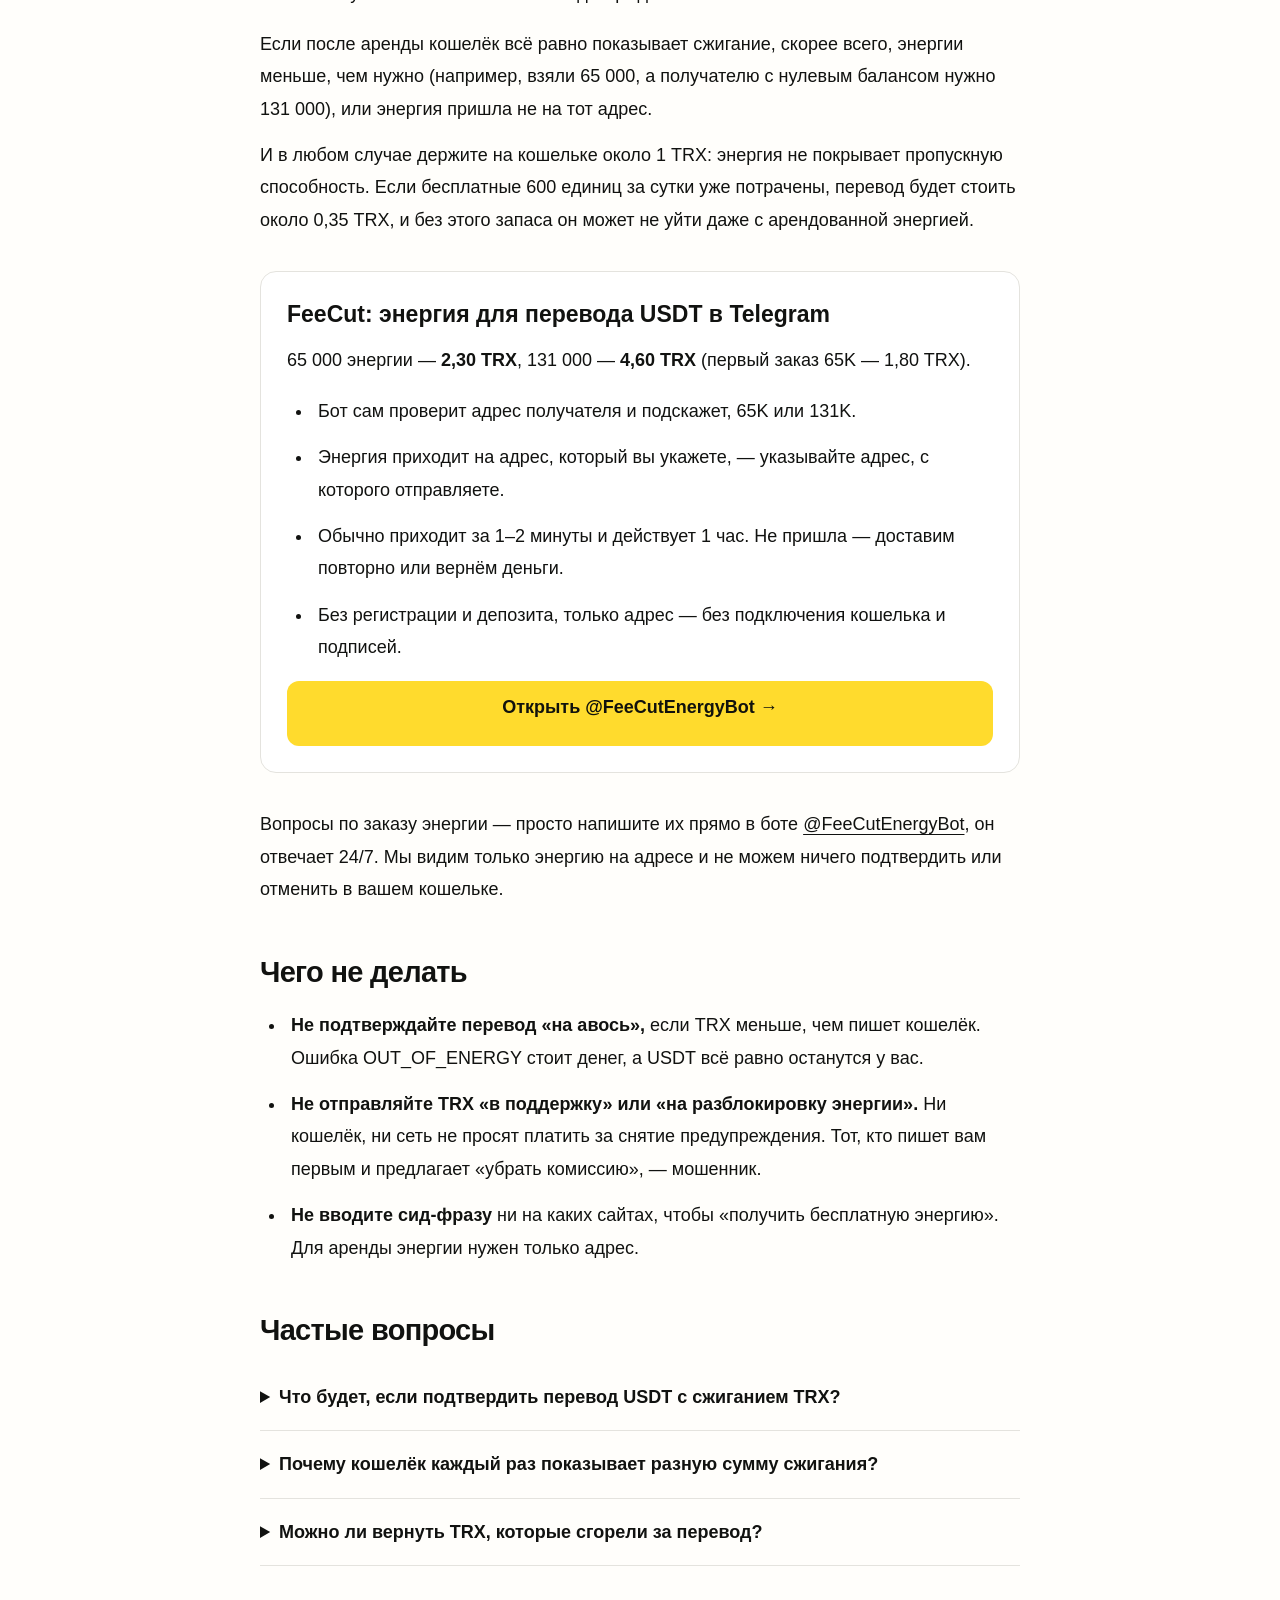
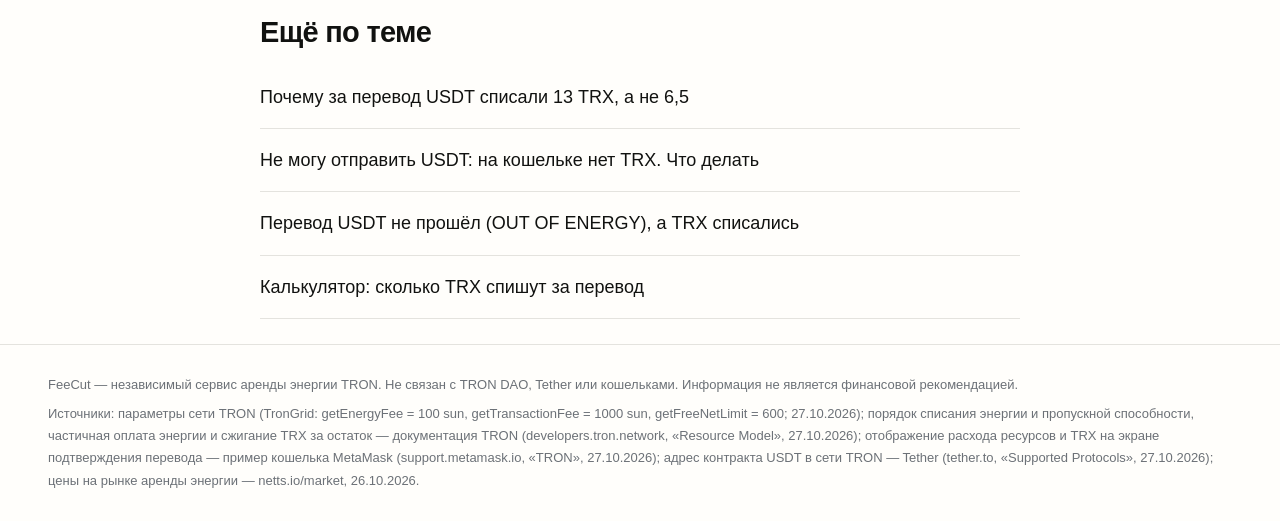
<file: guides/ne-khvataet-energii-sozhzhyot-trx/index.html>
<!doctype html>
<html lang="ru">
<head>
<meta charset="utf-8">
<meta name="viewport" content="width=device-width,initial-scale=1">
<title>Кошелёк пишет «не хватает энергии, сожжёт TRX»: подтверждать перевод USDT? — FeeCut</title>
<meta name="description" content="Кошелёк предупреждает, что энергии не хватает и за перевод USDT сгорят TRX? Как за минуту понять, нормальная ли это сумма, когда подтверждать можно, а когда лучше отменить.">
<link rel="canonical" href="https://feecut.github.io/guides/ne-khvataet-energii-sozhzhyot-trx/">
<meta property="og:title" content="Кошелёк пишет «не хватает энергии, сожжёт TRX»: подтверждать перевод USDT?">
<meta property="og:type" content="article">
<link rel="icon" href="/assets/feecut-logo.png">
<link rel="stylesheet" href="../../style.css?v=20261030-theme1">
<script type="application/ld+json">
{"@context":"https://schema.org","@graph":[
{"@type":"Article","headline":"Кошелёк пишет «не хватает энергии, сожжёт TRX»: подтверждать перевод USDT?","datePublished":"2026-10-27","dateModified":"2026-10-27","inLanguage":"ru","author":{"@type":"Organization","name":"FeeCut"}},
{"@type":"FAQPage","mainEntity":[
{"@type":"Question","name":"Что будет, если подтвердить перевод USDT с сжиганием TRX?","acceptedAnswer":{"@type":"Answer","text":"Если TRX на кошельке хватает на всю сумму, перевод пройдёт как обычно: USDT дойдут до получателя, а сеть сожжёт TRX вместо недостающей энергии. Вы просто заплатите полную цену сети. Если TRX меньше, чем показывает кошелёк, перевод может завершиться ошибкой, и TRX за попытку всё равно сгорят."}},
{"@type":"Question","name":"Почему кошелёк каждый раз показывает разную сумму сжигания?","acceptedAnswer":{"@type":"Answer","text":"Сумма зависит от двух вещей: есть ли у получателя USDT (около 65 000 или около 131 000 энергии) и сколько энергии уже есть на вашем адресе. Сеть сначала тратит вашу энергию, а сжигает TRX только за недостающую часть. Плюс иногда добавляется плата за пропускную способность, если бесплатные 600 единиц за сутки уже потрачены."}},
{"@type":"Question","name":"Можно ли вернуть TRX, которые сгорели за перевод?","acceptedAnswer":{"@type":"Answer","text":"Нет. Сожжённые TRX уничтожаются сетью, их никто не получает и вернуть их нельзя. Поэтому решать, сжигать или получить энергию заранее, нужно до нажатия кнопки «Подтвердить»."}}
]}]}
</script>
<meta name="color-scheme" content="light dark">
<script src="/theme.js?v=20261030-theme1" defer></script>
</head>
<body>
<header class="top site-header"><div class="wrap header-inner">
  <a class="logo brand" href="../../"><img src="/assets/feecut-logo.png" width="50" height="50" alt="Логотип FeeCut"><span>FeeCut</span></a>
  <nav class="top main-nav" aria-label="Основная навигация"><a href="../../">Калькулятор</a><a href="../">Статьи</a></nav>
</div></header>
<main class="wrap article-content">
<p class="crumbs"><a href="../../">Главная</a> › <a href="../">Статьи</a></p>
<h1>Кошелёк пишет «не хватает энергии, сожжёт TRX»: подтверждать перевод USDT?</h1>
<p class="muted small">Обновлено 27.10.2026 · 7 минут чтения</p>

<div class="answer"><p><b>Коротко:</b> это не ошибка и не взлом, а честное предупреждение: на адресе мало энергии, и сеть возьмёт вместо неё TRX. Нормальная сумма — около <b>6,5 TRX</b>, если у получателя уже есть USDT, и около <b>13,1 TRX</b>, если у него 0 USDT (плюс до 0,35 TRX за пропускную способность). <b>Можно подтверждать</b>, если сумма похожа на эти цифры и TRX на кошельке хватает с запасом — перевод пройдёт, вы просто заплатите полную цену. <b>Лучше отменить</b>, если TRX меньше, чем показывает кошелёк (перевод сорвётся, а TRX сгорят), если сумма намного больше 13–14 TRX или если перевод не срочный и вы хотите заплатить меньше.</p></div>

<h2>Что на самом деле значит это предупреждение</h2>
<p>Каждый перевод USDT в сети TRON — это вызов смарт-контракта, а за него платят энергией. Бесплатной энергии у обычного адреса нет. Если её не застейкали и не арендовали, сеть «покупает» недостающую энергию за ваши TRX и сжигает их. Цена сейчас — 100 sun за единицу энергии, то есть 0,0001 TRX.</p>
<p>Кошельки знают об этом заранее и перед подтверждением показывают, сколько ресурсов уйдёт и сколько TRX сгорит, если энергии не хватит. Разные приложения пишут по-разному: «Недостаточно энергии», «Будет сожжено X TRX», «Расход ресурсов» или просто «Комиссия сети: X TRX». Смысл везде один: <b>вашей энергии на этот перевод мало, остаток оплатят TRX</b>.</p>
<p>Важная деталь: энергию сеть тратит частями. Если у вас есть, например, 20 000 энергии, а нужно 65 000, сеть возьмёт ваши 20 000 и сожжёт TRX только за оставшиеся 45 000 — это 4,5 TRX. Поэтому сумма в предупреждении бывает «странной» — меньше 6,5 TRX. Это нормально.</p>

<h2>Шаг 1. Сверьте сумму с нормой</h2>
<p>Посмотрите, сколько TRX кошелёк собирается сжечь, и найдите свою строку в таблице:</p>
<table>
  <tr><th>Что показывает кошелёк</th><th>Что это значит</th><th>Подтверждать?</th></tr>
  <tr><td>0–1 TRX</td><td>Энергии хватает, платите только за пропускную способность</td><td>Да</td></tr>
  <tr><td>Около 6,5–7 TRX</td><td>Энергии нет, у получателя уже есть USDT (около 65 000 энергии)</td><td>Да, если TRX хватает и цена устраивает</td></tr>
  <tr><td>Около 13–13,5 TRX</td><td>Энергии нет, у получателя 0 USDT (около 131 000 энергии)</td><td>Да, если TRX хватает и цена устраивает</td></tr>
  <tr><td>Меньше 6,5 TRX, но не ноль</td><td>Часть энергии есть, сожгут только за недостающую</td><td>Да</td></tr>
  <tr><td>Намного больше 13–14 TRX</td><td>Что-то не так с токеном или контрактом</td><td>Нет, сначала проверьте (см. ниже)</td></tr>
</table>
<p>Почему получателю с нулевым балансом USDT нужно вдвое больше энергии, подробно разобрано в статье <a href="../spisali-13-trx/">почему за перевод USDT списали 13 TRX, а не 6,5</a>.</p>

<h2>Шаг 2. Проверьте, хватает ли TRX</h2>
<p>Это главный момент, о котором часто забывают. Кошелёк показывает, сколько TRX сгорит, но не всегда мешает отправить перевод, если TRX меньше. Дальше возможны два исхода, и оба неприятные:</p>
<ul>
  <li><b>Перевод не уйдёт в сеть совсем.</b> Если на адресе нет ни энергии, ни бесплатной пропускной способности, ни TRX, узел отклонит транзакцию ещё до блока. Денег это не стоит, но и перевод не пройдёт. Этот случай разобран в статье <a href="../net-trx-ne-mogu-otpravit-usdt/">на кошельке нет TRX, не могу отправить USDT</a>.</li>
  <li><b>Перевод попадёт в блок, но не выполнится.</b> TRX хватит на начало перевода, но не на весь. Тогда транзакция завершится с ошибкой OUT_OF_ENERGY: USDT останутся у вас, а TRX за попытку сгорят. Подробно — в статье <a href="../out-of-energy/">перевод не прошёл (OUT OF ENERGY), а TRX списались</a>.</li>
</ul>
<p><b>Правило простое:</b> если TRX на балансе меньше, чем кошелёк собирается сжечь, плюс 1 TRX запаса — не подтверждайте. Сначала пополните TRX или получите энергию.</p>

<h2>Шаг 3. Если сумма слишком большая — проверьте токен</h2>
<p>Обычный перевод USDT в TRON не стоит 30, 50 или 100 TRX. Если кошелёк показывает такие цифры, проверьте три вещи:</p>
<ol>
  <li><b>Это настоящий USDT?</b> Откройте токен в кошельке и посмотрите адрес контракта. У USDT в сети TRON он начинается на <b>TR7NHq</b> и заканчивается на <b>Lj6t</b>. Если адрес другой, это может быть поддельный токен, который кто-то «подарил» вам на кошелёк. Такие токены часто нельзя продать, а перевод съедает много энергии.</li>
  <li><b>Вы точно отправляете USDT, а не подписываете что-то другое?</b> Если окно подтверждения открылось после перехода по ссылке на сайт или «подключения кошелька», а не после нажатия «Отправить» в самом кошельке, — отмените. Это может быть не перевод, а разрешение на списание ваших токенов.</li>
  <li><b>Сеть правильная?</b> Вы находитесь в сети TRON, а не в другой сети с похожим токеном.</li>
</ol>
<p>Если что-то из этого вызывает сомнения, лучше ничего не подтверждать и разобраться спокойно. Отказ от подписи ничего не стоит.</p>

<h2>Что будет, если просто нажать «Подтвердить»</h2>
<p>Если сумма нормальная и TRX хватает — ничего страшного. Перевод попадёт в блок за несколько секунд, USDT дойдут до получателя, а с вашего баланса спишутся TRX. Это обычная работа сети, а не штраф. Так делают многие, кто переводит редко и не хочет разбираться с энергией.</p>
<p>Минус один — цена. Сжигание — самый дорогой способ оплатить перевод. Если переводы у вас регулярные, за месяц разница со стейкингом или арендой энергии набегает заметная. И сожжённые TRX не возвращаются: их никто не получает, они просто уничтожаются сетью.</p>

<h2>Как сделать так, чтобы TRX не сгорали</h2>
<p>Если перевод может подождать несколько минут, есть смысл отменить его, получить энергию и отправить снова. Когда энергии на адресе хватит, кошелёк покажет в подтверждении ноль сжигания энергии (или только небольшую плату за пропускную способность). Вариантов три:</p>
<table>
  <tr><th>Способ</th><th>Плюсы</th><th>Минусы</th></tr>
  <tr><td>Сжечь TRX (просто подтвердить)</td><td>Ничего не нужно делать, работает сразу</td><td>Самый дорогой вариант: около 6,5 TRX за перевод, около 13,1 TRX — получателю с 0 USDT</td></tr>
  <tr><td>Застейкать (заморозить) TRX</td><td>Энергия восстанавливается бесплатно, TRX остаются вашими</td><td>Чтобы делать один перевод в сутки, нужно заморозить около 6 700 TRX; разморозка занимает время</td></tr>
  <tr><td>Арендовать энергию</td><td>Платите только за нужный перевод, большой баланс TRX не нужен</td><td>Энергия действует ограниченное время — перевод нужно отправить, пока она не закончилась</td></tr>
</table>
<p><b>Стейкинг</b> подходит тем, у кого много TRX и много переводов каждый день. Если у вас пара переводов в неделю, замораживать тысячи TRX ради этого нет смысла.</p>
<p><b>Аренда энергии</b> подходит для разовых и нечастых переводов. На рынке аренды цены за 65 000 энергии сейчас от 1,30 до 4,81 TRX, медиана — около 2,99 TRX (15 сервисов, по данным netts.io). Это в 2–5 раз дешевле, чем сжигать 6,5 TRX.</p>
<p>Порядок действий при аренде одинаковый почти везде:</p>
<ol>
  <li>Отмените перевод в кошельке, ничего не подписывая.</li>
  <li>Узнайте, есть ли у получателя USDT: от этого зависит, нужно 65 000 или 131 000 энергии. Проверить можно, вставив адрес получателя в поиск на <a href="https://tronscan.org" rel="nofollow noopener">tronscan.org</a>.</li>
  <li>Закажите энергию на <b>свой</b> адрес — тот, с которого будете отправлять USDT, а не на адрес получателя.</li>
  <li>Дождитесь, пока энергия появится в кошельке (обычно в разделе «Ресурсы»).</li>
  <li>Создайте перевод заново и посмотрите на подтверждение: сжигание энергии должно стать нулевым. Если всё так — подтверждайте.</li>
</ol>
<p>Если после аренды кошелёк всё равно показывает сжигание, скорее всего, энергии меньше, чем нужно (например, взяли 65 000, а получателю с нулевым балансом нужно 131 000), или энергия пришла не на тот адрес.</p>
<p>И в любом случае держите на кошельке около 1 TRX: энергия не покрывает пропускную способность. Если бесплатные 600 единиц за сутки уже потрачены, перевод будет стоить около 0,35 TRX, и без этого запаса он может не уйти даже с арендованной энергией.</p>

<div class="cta">
  <h3>FeeCut: энергия для перевода USDT в Telegram</h3>
  <p>65 000 энергии — <b>2,30 TRX</b>, 131 000 — <b>4,60 TRX</b> (первый заказ 65K — 1,80 TRX).</p>
  <ul>
    <li>Бот сам проверит адрес получателя и подскажет, 65K или 131K.</li>
    <li>Энергия приходит на адрес, который вы укажете, — указывайте адрес, с которого отправляете.</li>
    <li>Обычно приходит за 1–2 минуты и действует 1 час. Не пришла — доставим повторно или вернём деньги.</li>
    <li>Без регистрации и депозита, только адрес — без подключения кошелька и подписей.</li>
  </ul>
  <a class="btn btn-main" href="https://t.me/FeeCutEnergyBot?start=p_A6">Открыть @FeeCutEnergyBot →</a>
</div>
<p>Вопросы по заказу энергии — просто напишите их прямо в боте <a href="https://t.me/FeeCutEnergyBot?start=p_A6" rel="nofollow noopener">@FeeCutEnergyBot</a>, он отвечает 24/7. Мы видим только энергию на адресе и не можем ничего подтвердить или отменить в вашем кошельке.</p>

<h2>Чего не делать</h2>
<ul>
  <li><b>Не подтверждайте перевод «на авось»,</b> если TRX меньше, чем пишет кошелёк. Ошибка OUT_OF_ENERGY стоит денег, а USDT всё равно останутся у вас.</li>
  <li><b>Не отправляйте TRX «в поддержку» или «на разблокировку энергии».</b> Ни кошелёк, ни сеть не просят платить за снятие предупреждения. Тот, кто пишет вам первым и предлагает «убрать комиссию», — мошенник.</li>
  <li><b>Не вводите сид-фразу</b> ни на каких сайтах, чтобы «получить бесплатную энергию». Для аренды энергии нужен только адрес.</li>
</ul>

<h2>Частые вопросы</h2>
<div class="faq">
  <details><summary>Что будет, если подтвердить перевод USDT с сжиганием TRX?</summary><p>Если TRX на кошельке хватает на всю сумму, перевод пройдёт как обычно: USDT дойдут до получателя, а сеть сожжёт TRX вместо недостающей энергии. Вы просто заплатите полную цену сети. Если TRX меньше, чем показывает кошелёк, перевод может завершиться ошибкой, и TRX за попытку всё равно сгорят.</p></details>
  <details><summary>Почему кошелёк каждый раз показывает разную сумму сжигания?</summary><p>Сумма зависит от двух вещей: есть ли у получателя USDT (около 65 000 или около 131 000 энергии) и сколько энергии уже есть на вашем адресе. Сеть сначала тратит вашу энергию, а сжигает TRX только за недостающую часть. Плюс иногда добавляется плата за пропускную способность, если бесплатные 600 единиц за сутки уже потрачены.</p></details>
  <details><summary>Можно ли вернуть TRX, которые сгорели за перевод?</summary><p>Нет. Сожжённые TRX уничтожаются сетью, их никто не получает и вернуть их нельзя. Поэтому решать, сжигать или получить энергию заранее, нужно до нажатия кнопки «Подтвердить».</p></details>
</div>

<h2>Ещё по теме</h2>
<div class="guides">
  <a href="../spisali-13-trx/">Почему за перевод USDT списали 13 TRX, а не 6,5</a>
  <a href="../net-trx-ne-mogu-otpravit-usdt/">Не могу отправить USDT: на кошельке нет TRX. Что делать</a>
  <a href="../out-of-energy/">Перевод USDT не прошёл (OUT OF ENERGY), а TRX списались</a>
  <a href="../../">Калькулятор: сколько TRX спишут за перевод</a>
</div>
</main>
<footer class="site-footer"><div class="wrap">
  <p>FeeCut — независимый сервис аренды энергии TRON. Не связан с TRON DAO, Tether или кошельками. Информация не является финансовой рекомендацией.</p>
  <p>Источники: параметры сети TRON (TronGrid: getEnergyFee = 100 sun, getTransactionFee = 1000 sun, getFreeNetLimit = 600; 27.10.2026); порядок списания энергии и пропускной способности, частичная оплата энергии и сжигание TRX за остаток — документация TRON (<a href="https://developers.tron.network/docs/resource-model" rel="nofollow noopener">developers.tron.network, «Resource Model»</a>, 27.10.2026); отображение расхода ресурсов и TRX на экране подтверждения перевода — пример кошелька MetaMask (<a href="https://support.metamask.io/configure/networks/tron/" rel="nofollow noopener">support.metamask.io, «TRON»</a>, 27.10.2026); адрес контракта USDT в сети TRON — Tether (<a href="https://tether.to/en/supported-protocols/" rel="nofollow noopener">tether.to, «Supported Protocols»</a>, 27.10.2026); цены на рынке аренды энергии — <a href="https://netts.io/market" rel="nofollow noopener">netts.io/market</a>, 26.10.2026.</p>
</div></footer>
</body>
</html>
</file>
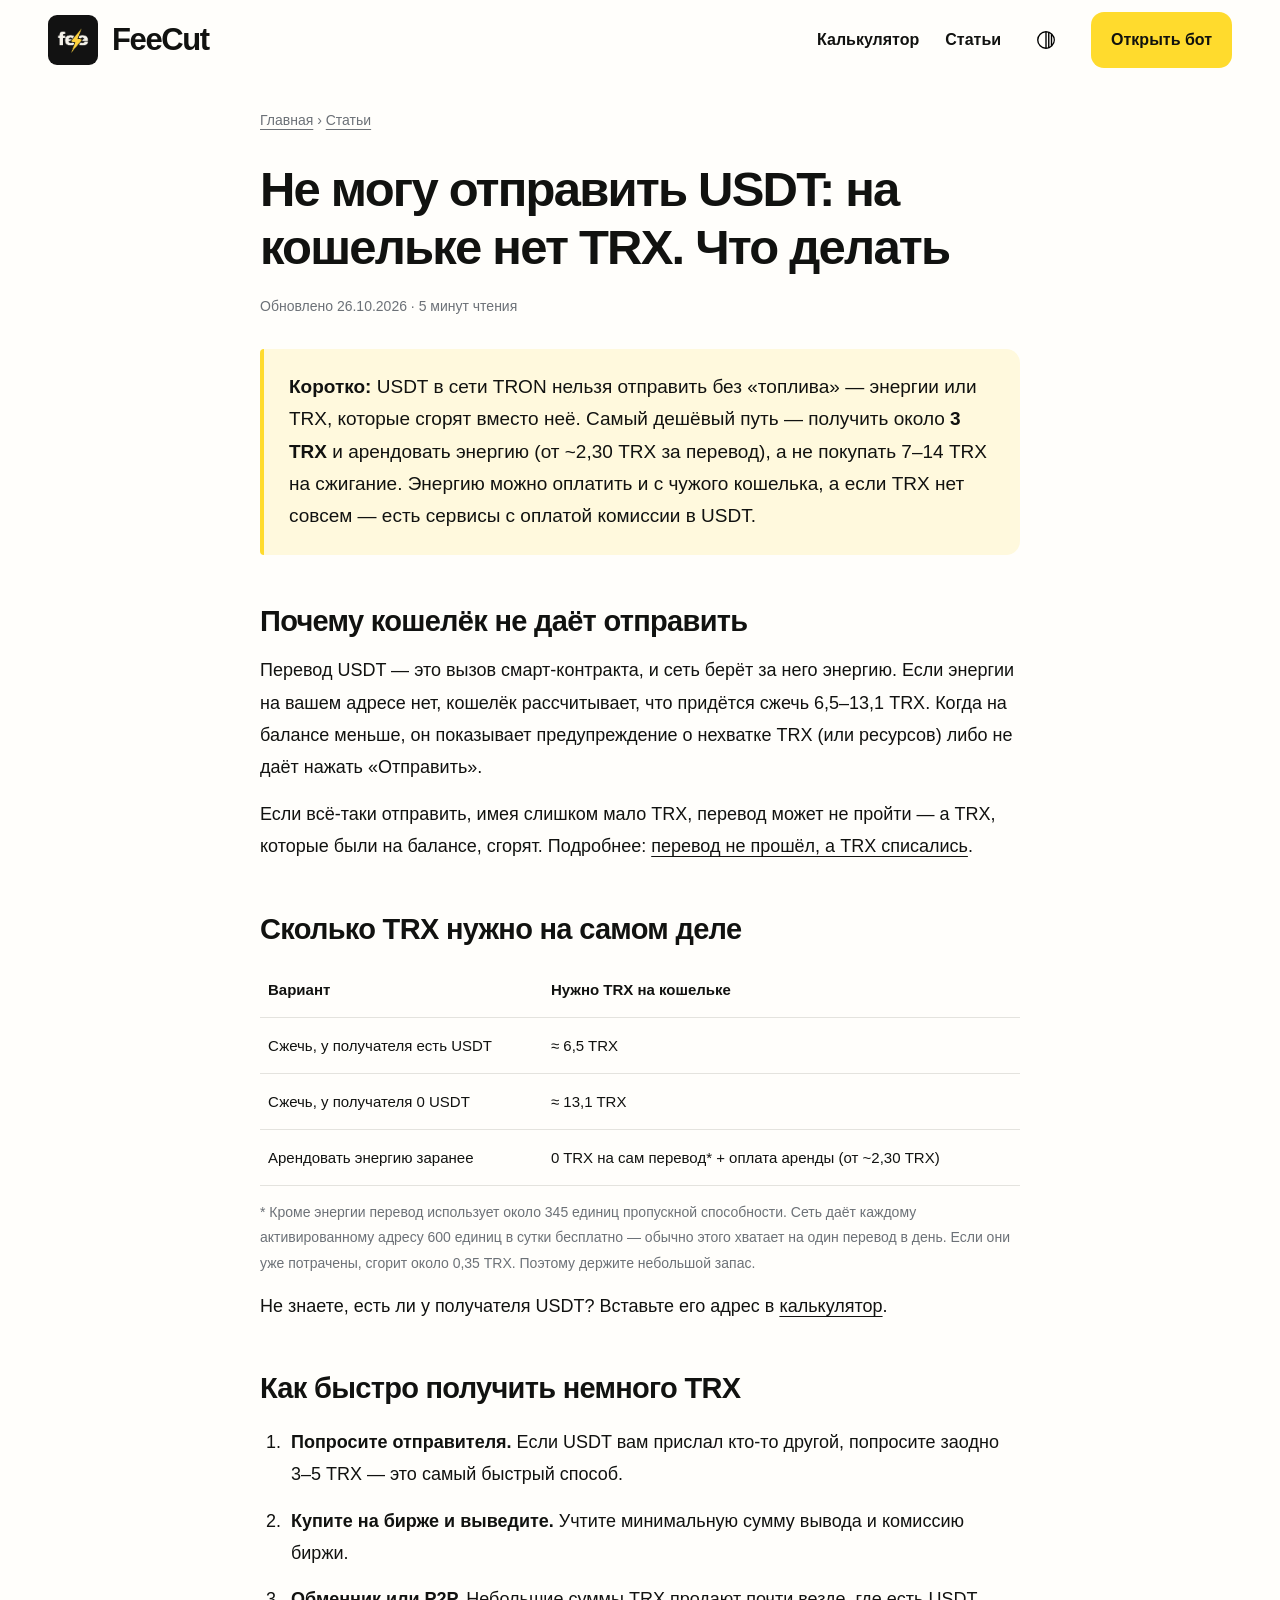
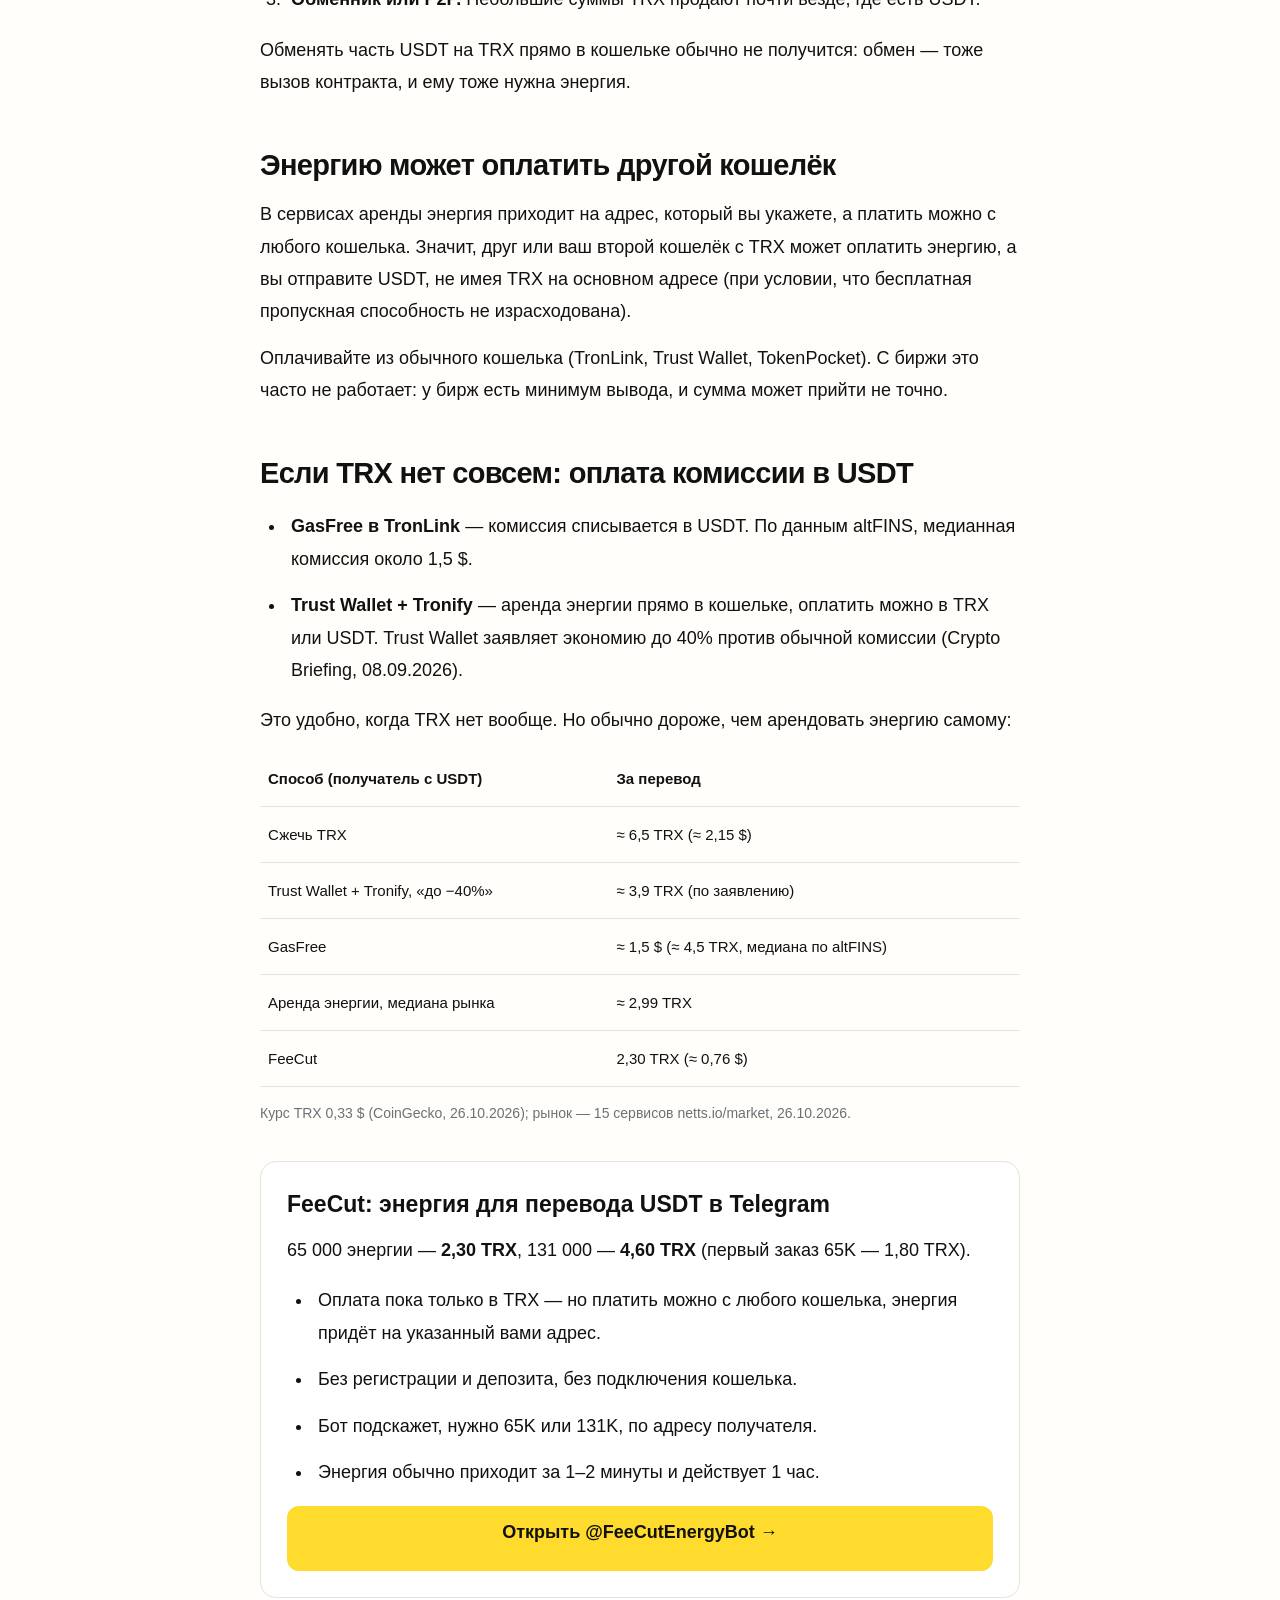
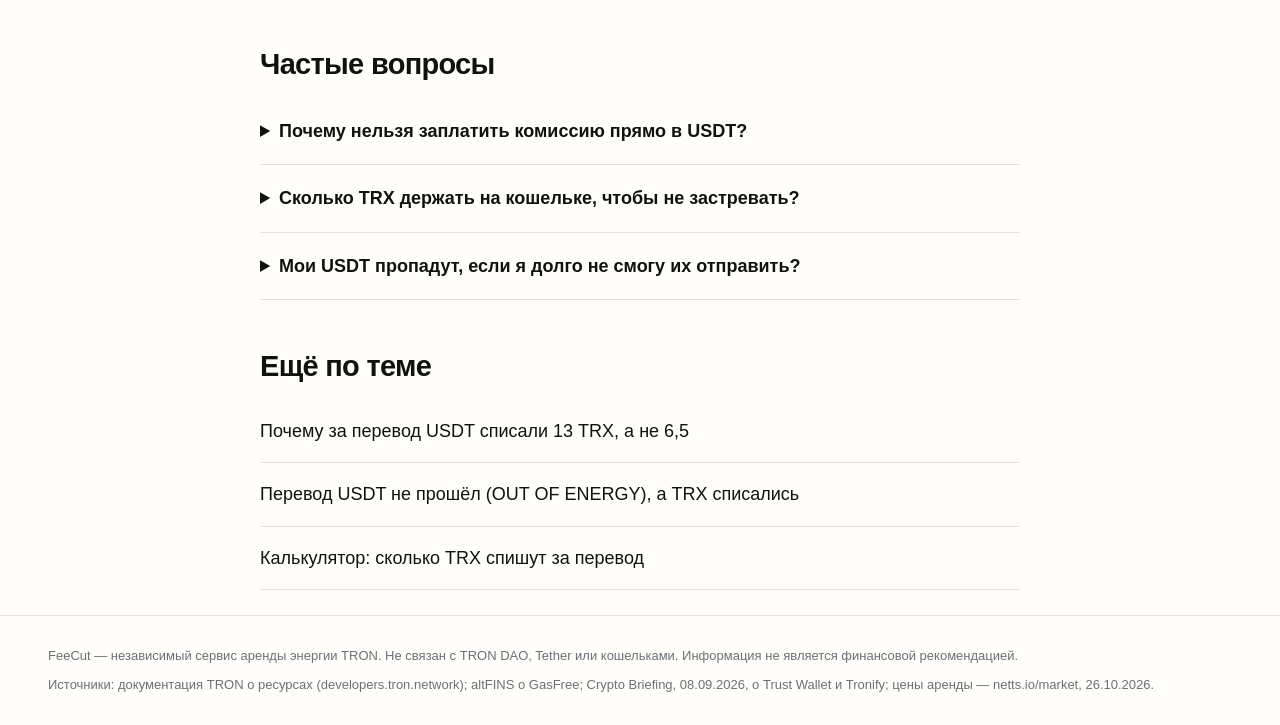
<file: guides/net-trx-ne-mogu-otpravit-usdt/index.html>
<!doctype html>
<html lang="ru">
<head>
<meta charset="utf-8">
<meta name="viewport" content="width=device-width,initial-scale=1">
<title>Не могу отправить USDT: на кошельке нет TRX. Что делать — FeeCut</title>
<meta name="description" content="USDT TRC20 не отправляется, потому что нет TRX на комиссию? Сколько TRX нужно на самом деле, как обойтись 3 TRX вместо 7–14, кто может оплатить энергию за вас и варианты совсем без TRX.">
<link rel="canonical" href="https://feecut.github.io/guides/net-trx-ne-mogu-otpravit-usdt/">
<meta property="og:title" content="Не могу отправить USDT: на кошельке нет TRX. Что делать">
<meta property="og:type" content="article">
<link rel="icon" href="/assets/feecut-logo.png">
<link rel="stylesheet" href="../../style.css?v=20261030-theme1">
<script type="application/ld+json">
{"@context":"https://schema.org","@graph":[
{"@type":"Article","headline":"Не могу отправить USDT: на кошельке нет TRX. Что делать","datePublished":"2026-10-26","dateModified":"2026-10-26","inLanguage":"ru","author":{"@type":"Organization","name":"FeeCut"}},
{"@type":"FAQPage","mainEntity":[
{"@type":"Question","name":"Почему нельзя заплатить комиссию прямо в USDT?","acceptedAnswer":{"@type":"Answer","text":"Сеть TRON принимает оплату перевода только энергией или сжиганием TRX. Сервисы, которые «берут комиссию в USDT», на самом деле сами платят сети за вас и удерживают USDT."}},
{"@type":"Question","name":"Сколько TRX держать на кошельке, чтобы не застревать?","acceptedAnswer":{"@type":"Answer","text":"Если вы арендуете энергию, обычно хватает около 3 TRX: на оплату аренды и небольшой запас на пропускную способность. Если сжигать TRX, нужно 6,5–13,1 TRX на каждый перевод."}}
]}]}
</script>
<meta name="color-scheme" content="light dark">
<script src="/theme.js?v=20261030-theme1" defer></script>
</head>
<body>
<header class="top site-header"><div class="wrap header-inner">
  <a class="logo brand" href="../../"><img src="/assets/feecut-logo.png" width="50" height="50" alt="Логотип FeeCut"><span>FeeCut</span></a>
  <nav class="top main-nav" aria-label="Основная навигация"><a href="../../">Калькулятор</a><a href="../">Статьи</a></nav>
</div></header>
<main class="wrap article-content">
<p class="crumbs"><a href="../../">Главная</a> › <a href="../">Статьи</a></p>
<h1>Не могу отправить USDT: на кошельке нет TRX. Что делать</h1>
<p class="muted small">Обновлено 26.10.2026 · 5 минут чтения</p>

<div class="answer"><p><b>Коротко:</b> USDT в сети TRON нельзя отправить без «топлива» — энергии или TRX, которые сгорят вместо неё. Самый дешёвый путь — получить около <b>3 TRX</b> и арендовать энергию (от ~2,30 TRX за перевод), а не покупать 7–14 TRX на сжигание. Энергию можно оплатить и с чужого кошелька, а если TRX нет совсем — есть сервисы с оплатой комиссии в USDT.</p></div>

<h2>Почему кошелёк не даёт отправить</h2>
<p>Перевод USDT — это вызов смарт-контракта, и сеть берёт за него энергию. Если энергии на вашем адресе нет, кошелёк рассчитывает, что придётся сжечь 6,5–13,1 TRX. Когда на балансе меньше, он показывает предупреждение о нехватке TRX (или ресурсов) либо не даёт нажать «Отправить».</p>
<p>Если всё-таки отправить, имея слишком мало TRX, перевод может не пройти — а TRX, которые были на балансе, сгорят. Подробнее: <a href="../out-of-energy/">перевод не прошёл, а TRX списались</a>.</p>

<h2>Сколько TRX нужно на самом деле</h2>
<table>
  <tr><th>Вариант</th><th>Нужно TRX на кошельке</th></tr>
  <tr><td>Сжечь, у получателя есть USDT</td><td>≈ 6,5 TRX</td></tr>
  <tr><td>Сжечь, у получателя 0 USDT</td><td>≈ 13,1 TRX</td></tr>
  <tr><td>Арендовать энергию заранее</td><td>0 TRX на сам перевод* + оплата аренды (от ~2,30 TRX)</td></tr>
</table>
<p class="small muted">* Кроме энергии перевод использует около 345 единиц пропускной способности. Сеть даёт каждому активированному адресу 600 единиц в сутки бесплатно — обычно этого хватает на один перевод в день. Если они уже потрачены, сгорит около 0,35 TRX. Поэтому держите небольшой запас.</p>
<p>Не знаете, есть ли у получателя USDT? Вставьте его адрес в <a href="../../">калькулятор</a>.</p>

<h2>Как быстро получить немного TRX</h2>
<ol>
  <li><b>Попросите отправителя.</b> Если USDT вам прислал кто-то другой, попросите заодно 3–5 TRX — это самый быстрый способ.</li>
  <li><b>Купите на бирже и выведите.</b> Учтите минимальную сумму вывода и комиссию биржи.</li>
  <li><b>Обменник или P2P.</b> Небольшие суммы TRX продают почти везде, где есть USDT.</li>
</ol>
<p>Обменять часть USDT на TRX прямо в кошельке обычно не получится: обмен — тоже вызов контракта, и ему тоже нужна энергия.</p>

<h2>Энергию может оплатить другой кошелёк</h2>
<p>В сервисах аренды энергия приходит на адрес, который вы укажете, а платить можно с любого кошелька. Значит, друг или ваш второй кошелёк с TRX может оплатить энергию, а вы отправите USDT, не имея TRX на основном адресе (при условии, что бесплатная пропускная способность не израсходована).</p>
<p>Оплачивайте из обычного кошелька (TronLink, Trust Wallet, TokenPocket). С биржи это часто не работает: у бирж есть минимум вывода, и сумма может прийти не точно.</p>

<h2>Если TRX нет совсем: оплата комиссии в USDT</h2>
<ul>
  <li><b>GasFree в TronLink</b> — комиссия списывается в USDT. По данным altFINS, медианная комиссия около 1,5 $.</li>
  <li><b>Trust Wallet + Tronify</b> — аренда энергии прямо в кошельке, оплатить можно в TRX или USDT. Trust Wallet заявляет экономию до 40% против обычной комиссии (Crypto Briefing, 08.09.2026).</li>
</ul>
<p>Это удобно, когда TRX нет вообще. Но обычно дороже, чем арендовать энергию самому:</p>
<table>
  <tr><th>Способ (получатель с USDT)</th><th>За перевод</th></tr>
  <tr><td>Сжечь TRX</td><td>≈ 6,5 TRX (≈ 2,15 $)</td></tr>
  <tr><td>Trust Wallet + Tronify, «до −40%»</td><td>≈ 3,9 TRX (по заявлению)</td></tr>
  <tr><td>GasFree</td><td>≈ 1,5 $ (≈ 4,5 TRX, медиана по altFINS)</td></tr>
  <tr><td>Аренда энергии, медиана рынка</td><td>≈ 2,99 TRX</td></tr>
  <tr><td>FeeCut</td><td>2,30 TRX (≈ 0,76 $)</td></tr>
</table>
<p class="small muted">Курс TRX 0,33 $ (CoinGecko, 26.10.2026); рынок — 15 сервисов netts.io/market, 26.10.2026.</p>

<div class="cta">
  <h3>FeeCut: энергия для перевода USDT в Telegram</h3>
  <p>65 000 энергии — <b>2,30 TRX</b>, 131 000 — <b>4,60 TRX</b> (первый заказ 65K — 1,80 TRX).</p>
  <ul>
    <li>Оплата пока только в TRX — но платить можно с любого кошелька, энергия придёт на указанный вами адрес.</li>
    <li>Без регистрации и депозита, без подключения кошелька.</li>
    <li>Бот подскажет, нужно 65K или 131K, по адресу получателя.</li>
    <li>Энергия обычно приходит за 1–2 минуты и действует 1 час.</li>
  </ul>
  <a class="btn btn-main" href="https://t.me/FeeCutEnergyBot?start=p_A2">Открыть @FeeCutEnergyBot →</a>
</div>

<h2>Частые вопросы</h2>
<div class="faq">
  <details><summary>Почему нельзя заплатить комиссию прямо в USDT?</summary><p>Сеть TRON принимает оплату перевода только энергией или сжиганием TRX. Сервисы, которые «берут комиссию в USDT», сами платят сети за вас и удерживают USDT.</p></details>
  <details><summary>Сколько TRX держать на кошельке, чтобы не застревать?</summary><p>Если вы арендуете энергию — около 3 TRX: на оплату аренды и небольшой запас на пропускную способность. Если сжигать TRX — 6,5–13,1 TRX на каждый перевод.</p></details>
  <details><summary>Мои USDT пропадут, если я долго не смогу их отправить?</summary><p>Нет. USDT остаются на вашем адресе, пока вы их не отправите. Нехватка TRX мешает только отправке.</p></details>
</div>

<h2>Ещё по теме</h2>
<div class="guides">
  <a href="../spisali-13-trx/">Почему за перевод USDT списали 13 TRX, а не 6,5</a>
  <a href="../out-of-energy/">Перевод USDT не прошёл (OUT OF ENERGY), а TRX списались</a>
  <a href="../../">Калькулятор: сколько TRX спишут за перевод</a>
</div>
</main>
<footer class="site-footer"><div class="wrap">
  <p>FeeCut — независимый сервис аренды энергии TRON. Не связан с TRON DAO, Tether или кошельками. Информация не является финансовой рекомендацией.</p>
  <p>Источники: документация TRON о ресурсах (developers.tron.network); altFINS о GasFree; Crypto Briefing, 08.09.2026, о Trust Wallet и Tronify; цены аренды — netts.io/market, 26.10.2026.</p>
</div></footer>
</body>
</html>
</file>
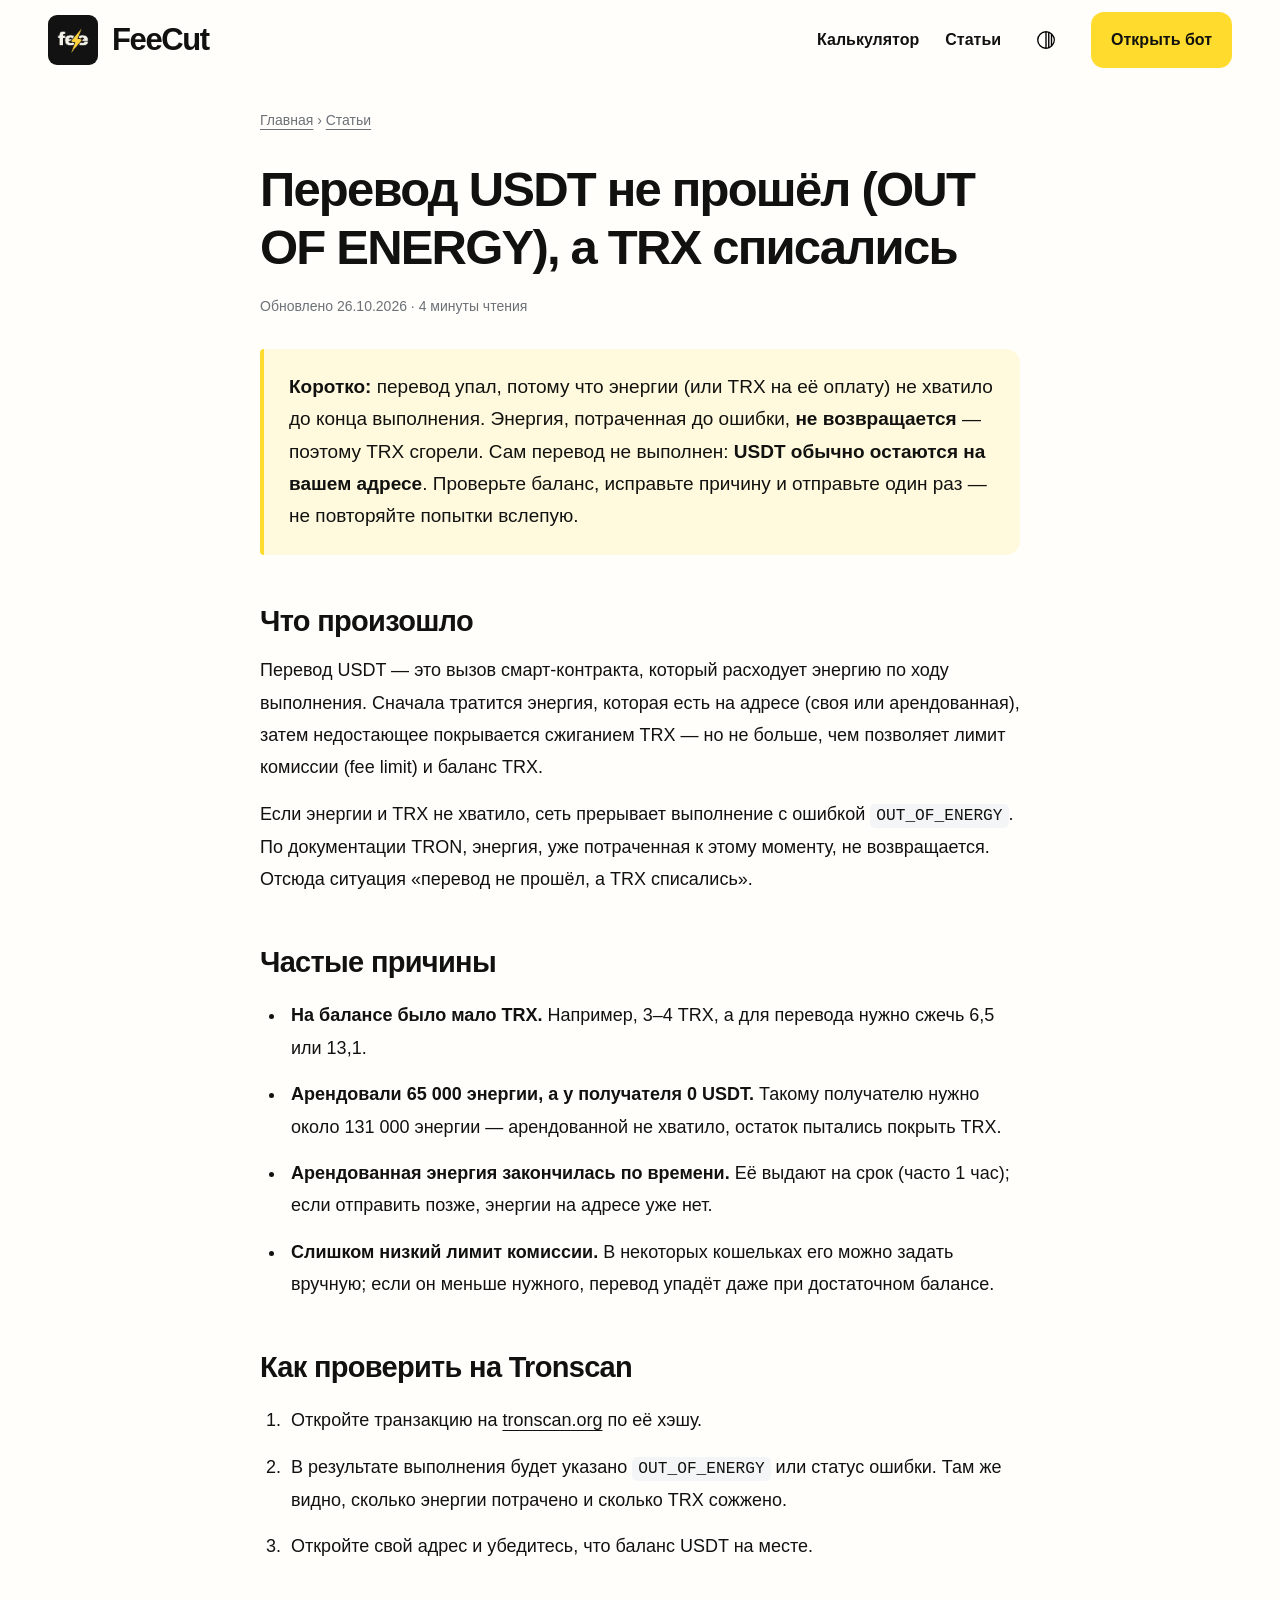
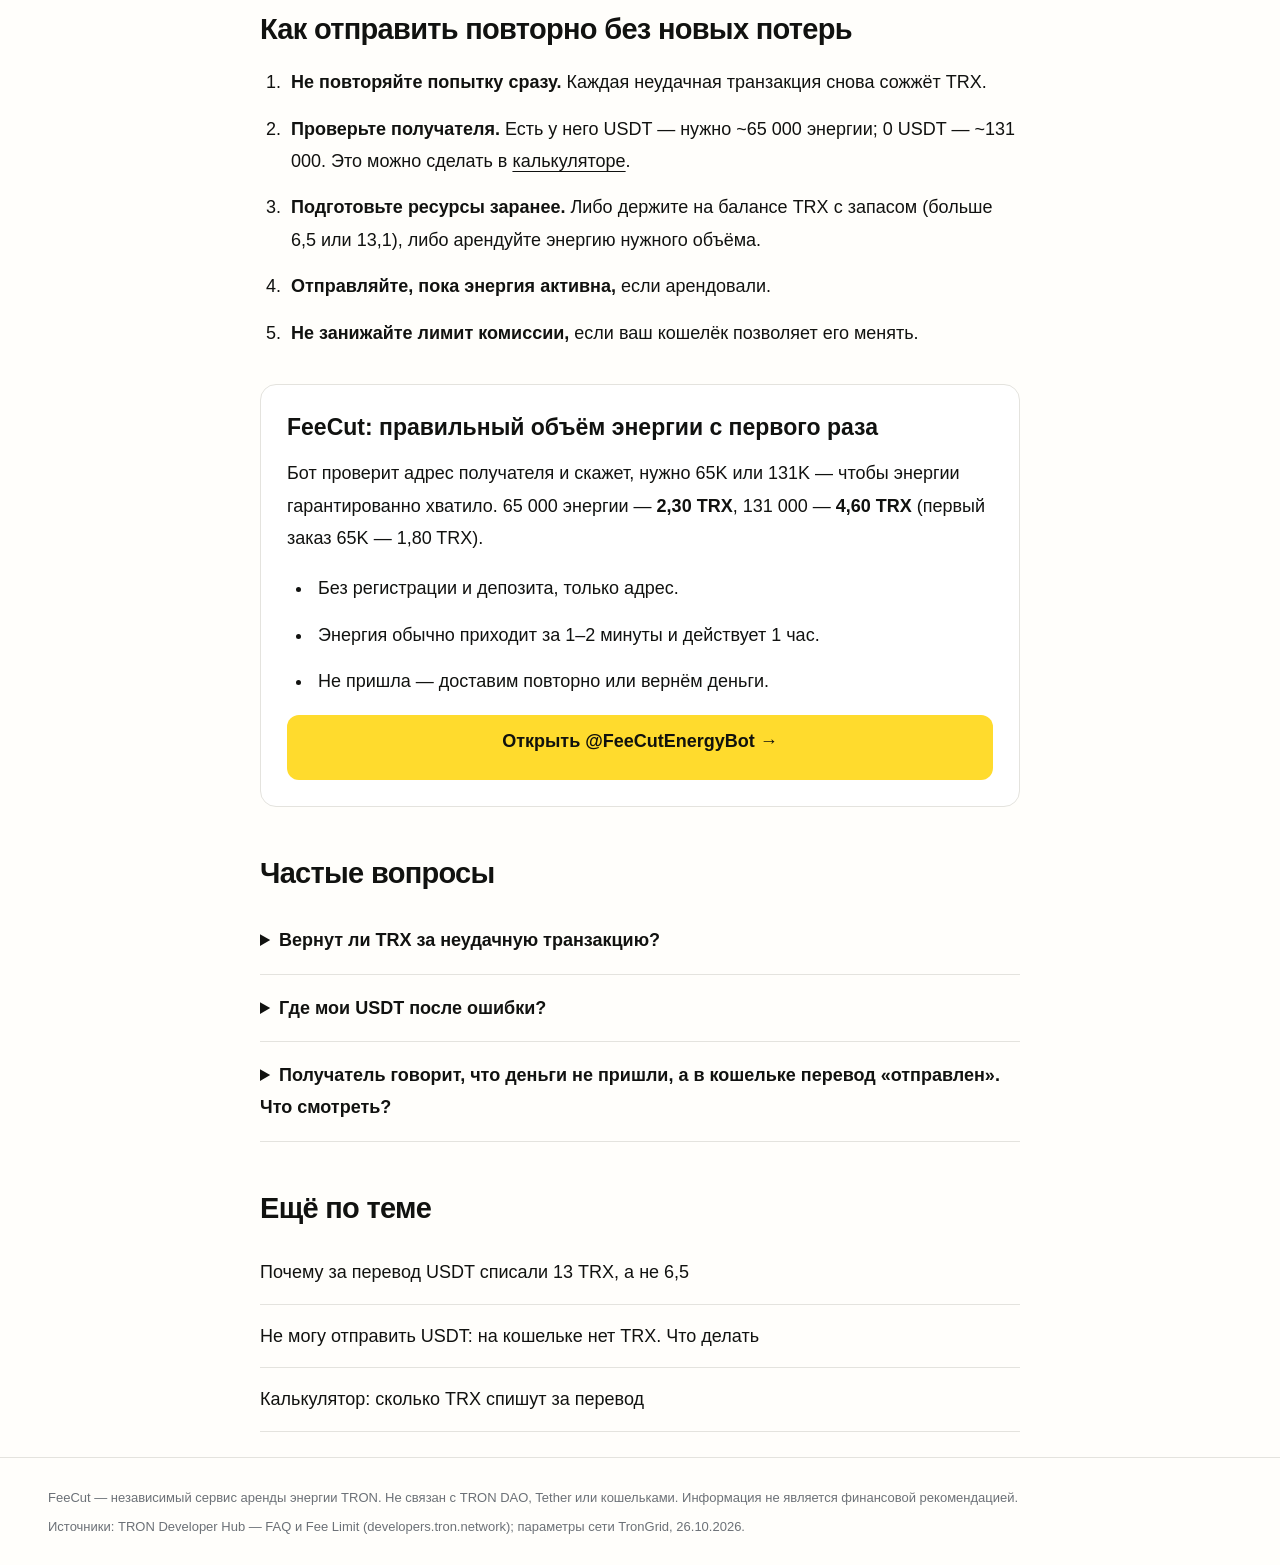
<file: guides/out-of-energy/index.html>
<!doctype html>
<html lang="ru">
<head>
<meta charset="utf-8">
<meta name="viewport" content="width=device-width,initial-scale=1">
<title>Перевод USDT не прошёл (OUT OF ENERGY), а TRX списались — FeeCut</title>
<meta name="description" content="Транзакция USDT TRC20 завершилась ошибкой OUT_OF_ENERGY, а TRX всё равно сгорели? Почему так происходит, где ваши USDT, как проверить на Tronscan и как отправить повторно без новых потерь.">
<link rel="canonical" href="https://feecut.github.io/guides/out-of-energy/">
<meta property="og:title" content="Перевод USDT не прошёл (OUT OF ENERGY), а TRX списались">
<meta property="og:type" content="article">
<link rel="icon" href="/assets/feecut-logo.png">
<link rel="stylesheet" href="../../style.css?v=20261030-theme1">
<script type="application/ld+json">
{"@context":"https://schema.org","@graph":[
{"@type":"Article","headline":"Перевод USDT не прошёл (OUT OF ENERGY), а TRX списались — почему и что делать","datePublished":"2026-10-26","dateModified":"2026-10-26","inLanguage":"ru","author":{"@type":"Organization","name":"FeeCut"}},
{"@type":"FAQPage","mainEntity":[
{"@type":"Question","name":"Вернут ли TRX за неудачную транзакцию?","acceptedAnswer":{"@type":"Answer","text":"Нет. По документации TRON, энергия, потраченная до ошибки OUT_OF_ENERGY, не возвращается, а значит и TRX, сожжённые за неё."}},
{"@type":"Question","name":"Где мои USDT после ошибки OUT_OF_ENERGY?","acceptedAnswer":{"@type":"Answer","text":"Если транзакция завершилась ошибкой, перевод не выполнен, и USDT обычно остаются на вашем адресе. Проверьте баланс на Tronscan перед повторной отправкой."}}
]}]}
</script>
<meta name="color-scheme" content="light dark">
<script src="/theme.js?v=20261030-theme1" defer></script>
</head>
<body>
<header class="top site-header"><div class="wrap header-inner">
  <a class="logo brand" href="../../"><img src="/assets/feecut-logo.png" width="50" height="50" alt="Логотип FeeCut"><span>FeeCut</span></a>
  <nav class="top main-nav" aria-label="Основная навигация"><a href="../../">Калькулятор</a><a href="../">Статьи</a></nav>
</div></header>
<main class="wrap article-content">
<p class="crumbs"><a href="../../">Главная</a> › <a href="../">Статьи</a></p>
<h1>Перевод USDT не прошёл (OUT OF ENERGY), а TRX списались</h1>
<p class="muted small">Обновлено 26.10.2026 · 4 минуты чтения</p>

<div class="answer"><p><b>Коротко:</b> перевод упал, потому что энергии (или TRX на её оплату) не хватило до конца выполнения. Энергия, потраченная до ошибки, <b>не возвращается</b> — поэтому TRX сгорели. Сам перевод не выполнен: <b>USDT обычно остаются на вашем адресе</b>. Проверьте баланс, исправьте причину и отправьте один раз — не повторяйте попытки вслепую.</p></div>

<h2>Что произошло</h2>
<p>Перевод USDT — это вызов смарт-контракта, который расходует энергию по ходу выполнения. Сначала тратится энергия, которая есть на адресе (своя или арендованная), затем недостающее покрывается сжиганием TRX — но не больше, чем позволяет лимит комиссии (fee limit) и баланс TRX.</p>
<p>Если энергии и TRX не хватило, сеть прерывает выполнение с ошибкой <code>OUT_OF_ENERGY</code>. По документации TRON, энергия, уже потраченная к этому моменту, не возвращается. Отсюда ситуация «перевод не прошёл, а TRX списались».</p>

<h2>Частые причины</h2>
<ul>
  <li><b>На балансе было мало TRX.</b> Например, 3–4 TRX, а для перевода нужно сжечь 6,5 или 13,1.</li>
  <li><b>Арендовали 65 000 энергии, а у получателя 0 USDT.</b> Такому получателю нужно около 131 000 энергии — арендованной не хватило, остаток пытались покрыть TRX.</li>
  <li><b>Арендованная энергия закончилась по времени.</b> Её выдают на срок (часто 1 час); если отправить позже, энергии на адресе уже нет.</li>
  <li><b>Слишком низкий лимит комиссии.</b> В некоторых кошельках его можно задать вручную; если он меньше нужного, перевод упадёт даже при достаточном балансе.</li>
</ul>

<h2>Как проверить на Tronscan</h2>
<ol>
  <li>Откройте транзакцию на <a href="https://tronscan.org" rel="nofollow">tronscan.org</a> по её хэшу.</li>
  <li>В результате выполнения будет указано <code>OUT_OF_ENERGY</code> или статус ошибки. Там же видно, сколько энергии потрачено и сколько TRX сожжено.</li>
  <li>Откройте свой адрес и убедитесь, что баланс USDT на месте.</li>
</ol>

<h2>Как отправить повторно без новых потерь</h2>
<ol>
  <li><b>Не повторяйте попытку сразу.</b> Каждая неудачная транзакция снова сожжёт TRX.</li>
  <li><b>Проверьте получателя.</b> Есть у него USDT — нужно ~65 000 энергии; 0 USDT — ~131 000. Это можно сделать в <a href="../../">калькуляторе</a>.</li>
  <li><b>Подготовьте ресурсы заранее.</b> Либо держите на балансе TRX с запасом (больше 6,5 или 13,1), либо арендуйте энергию нужного объёма.</li>
  <li><b>Отправляйте, пока энергия активна,</b> если арендовали.</li>
  <li><b>Не занижайте лимит комиссии,</b> если ваш кошелёк позволяет его менять.</li>
</ol>

<div class="cta">
  <h3>FeeCut: правильный объём энергии с первого раза</h3>
  <p>Бот проверит адрес получателя и скажет, нужно 65K или 131K — чтобы энергии гарантированно хватило. 65 000 энергии — <b>2,30 TRX</b>, 131 000 — <b>4,60 TRX</b> (первый заказ 65K — 1,80 TRX).</p>
  <ul>
    <li>Без регистрации и депозита, только адрес.</li>
    <li>Энергия обычно приходит за 1–2 минуты и действует 1 час.</li>
    <li>Не пришла — доставим повторно или вернём деньги.</li>
  </ul>
  <a class="btn btn-main" href="https://t.me/FeeCutEnergyBot?start=p_A3">Открыть @FeeCutEnergyBot →</a>
</div>

<h2>Частые вопросы</h2>
<div class="faq">
  <details><summary>Вернут ли TRX за неудачную транзакцию?</summary><p>Нет. Энергия, потраченная до ошибки OUT_OF_ENERGY, не возвращается — ни сетью, ни кошельком.</p></details>
  <details><summary>Где мои USDT после ошибки?</summary><p>Если транзакция завершилась ошибкой, перевод не выполнен, и USDT обычно остаются на вашем адресе. Обязательно проверьте баланс на Tronscan перед повторной отправкой.</p></details>
  <details><summary>Получатель говорит, что деньги не пришли, а в кошельке перевод «отправлен». Что смотреть?</summary><p>Статус в Tronscan. Если там ошибка — перевод не состоялся, отправьте заново по шагам выше. Если успех — проверьте, тот ли адрес и тот ли токен (официальный контракт USDT: <code>TR7NHqjeKQxGTCi8q8ZY4pL8otSzgjLj6t</code>).</p></details>
</div>

<h2>Ещё по теме</h2>
<div class="guides">
  <a href="../spisali-13-trx/">Почему за перевод USDT списали 13 TRX, а не 6,5</a>
  <a href="../net-trx-ne-mogu-otpravit-usdt/">Не могу отправить USDT: на кошельке нет TRX. Что делать</a>
  <a href="../../">Калькулятор: сколько TRX спишут за перевод</a>
</div>
</main>
<footer class="site-footer"><div class="wrap">
  <p>FeeCut — независимый сервис аренды энергии TRON. Не связан с TRON DAO, Tether или кошельками. Информация не является финансовой рекомендацией.</p>
  <p>Источники: TRON Developer Hub — FAQ и Fee Limit (developers.tron.network); параметры сети TronGrid, 26.10.2026.</p>
</div></footer>
</body>
</html>
</file>
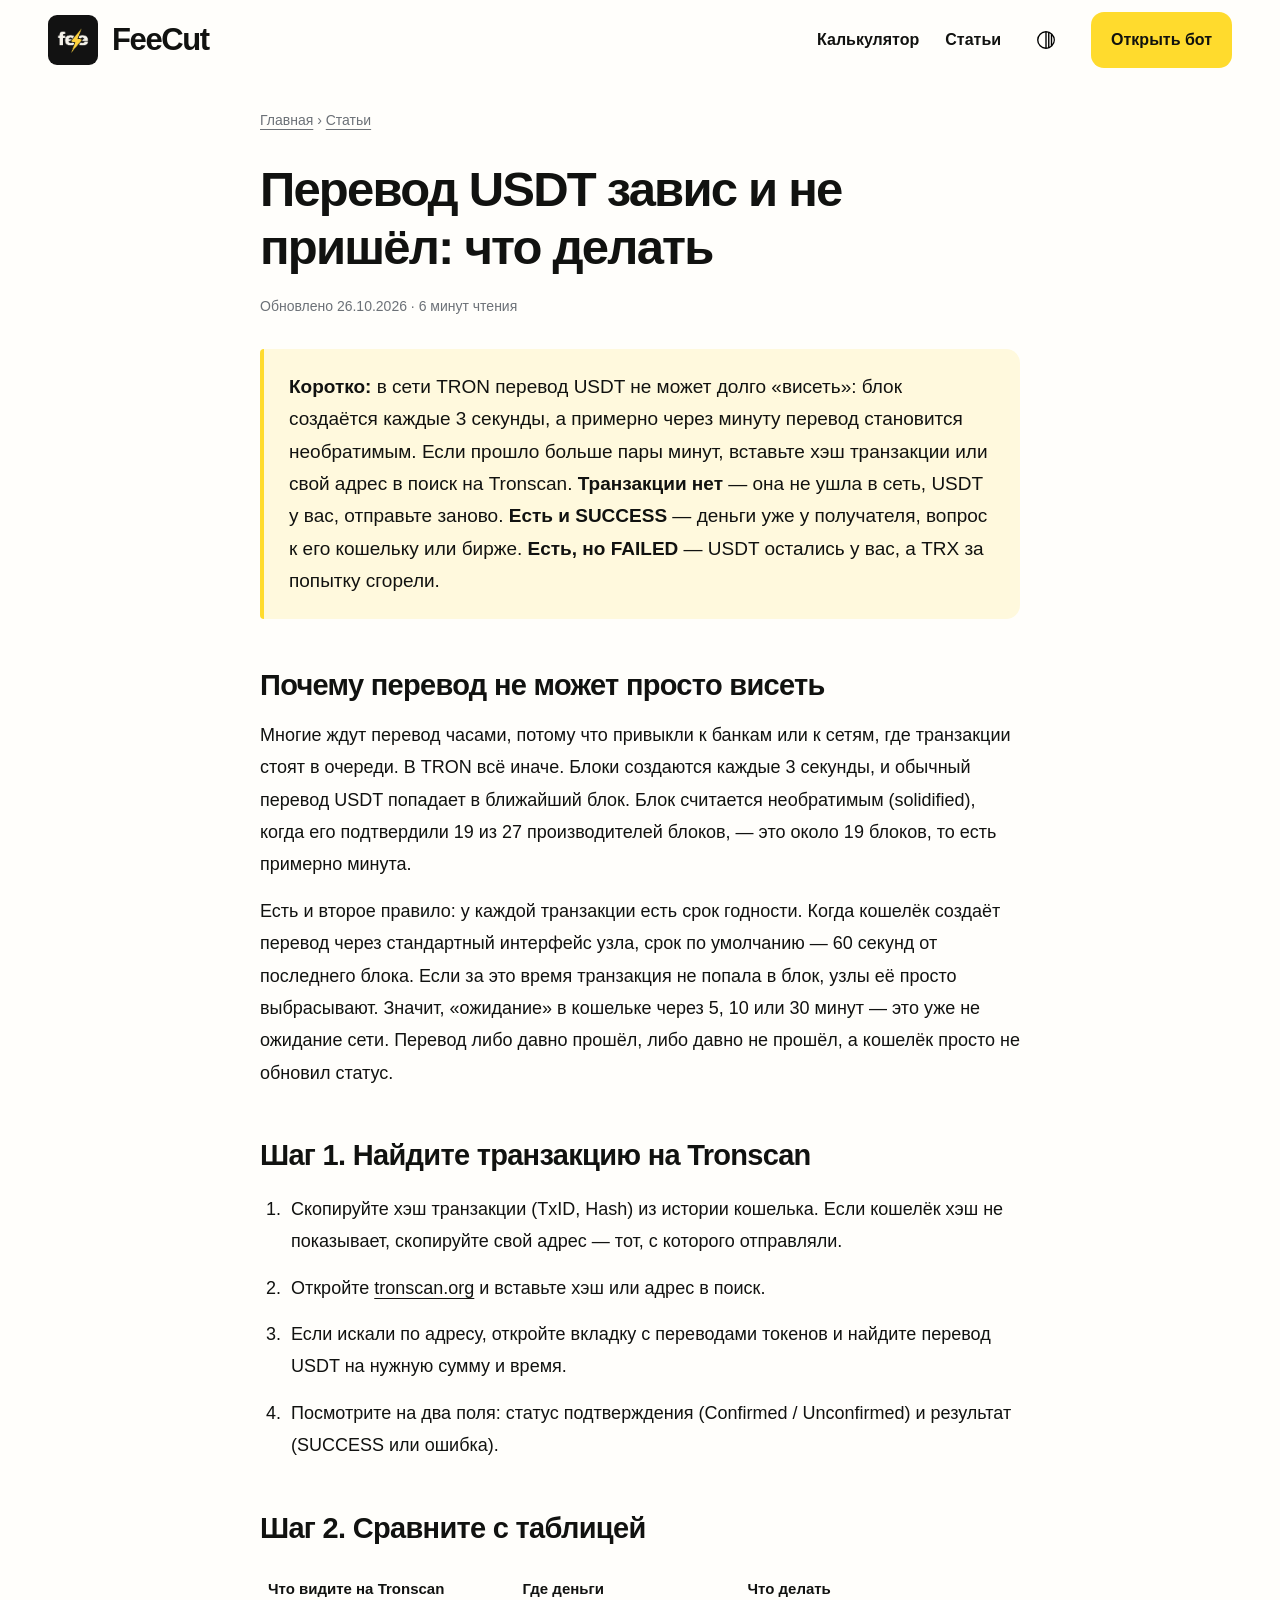
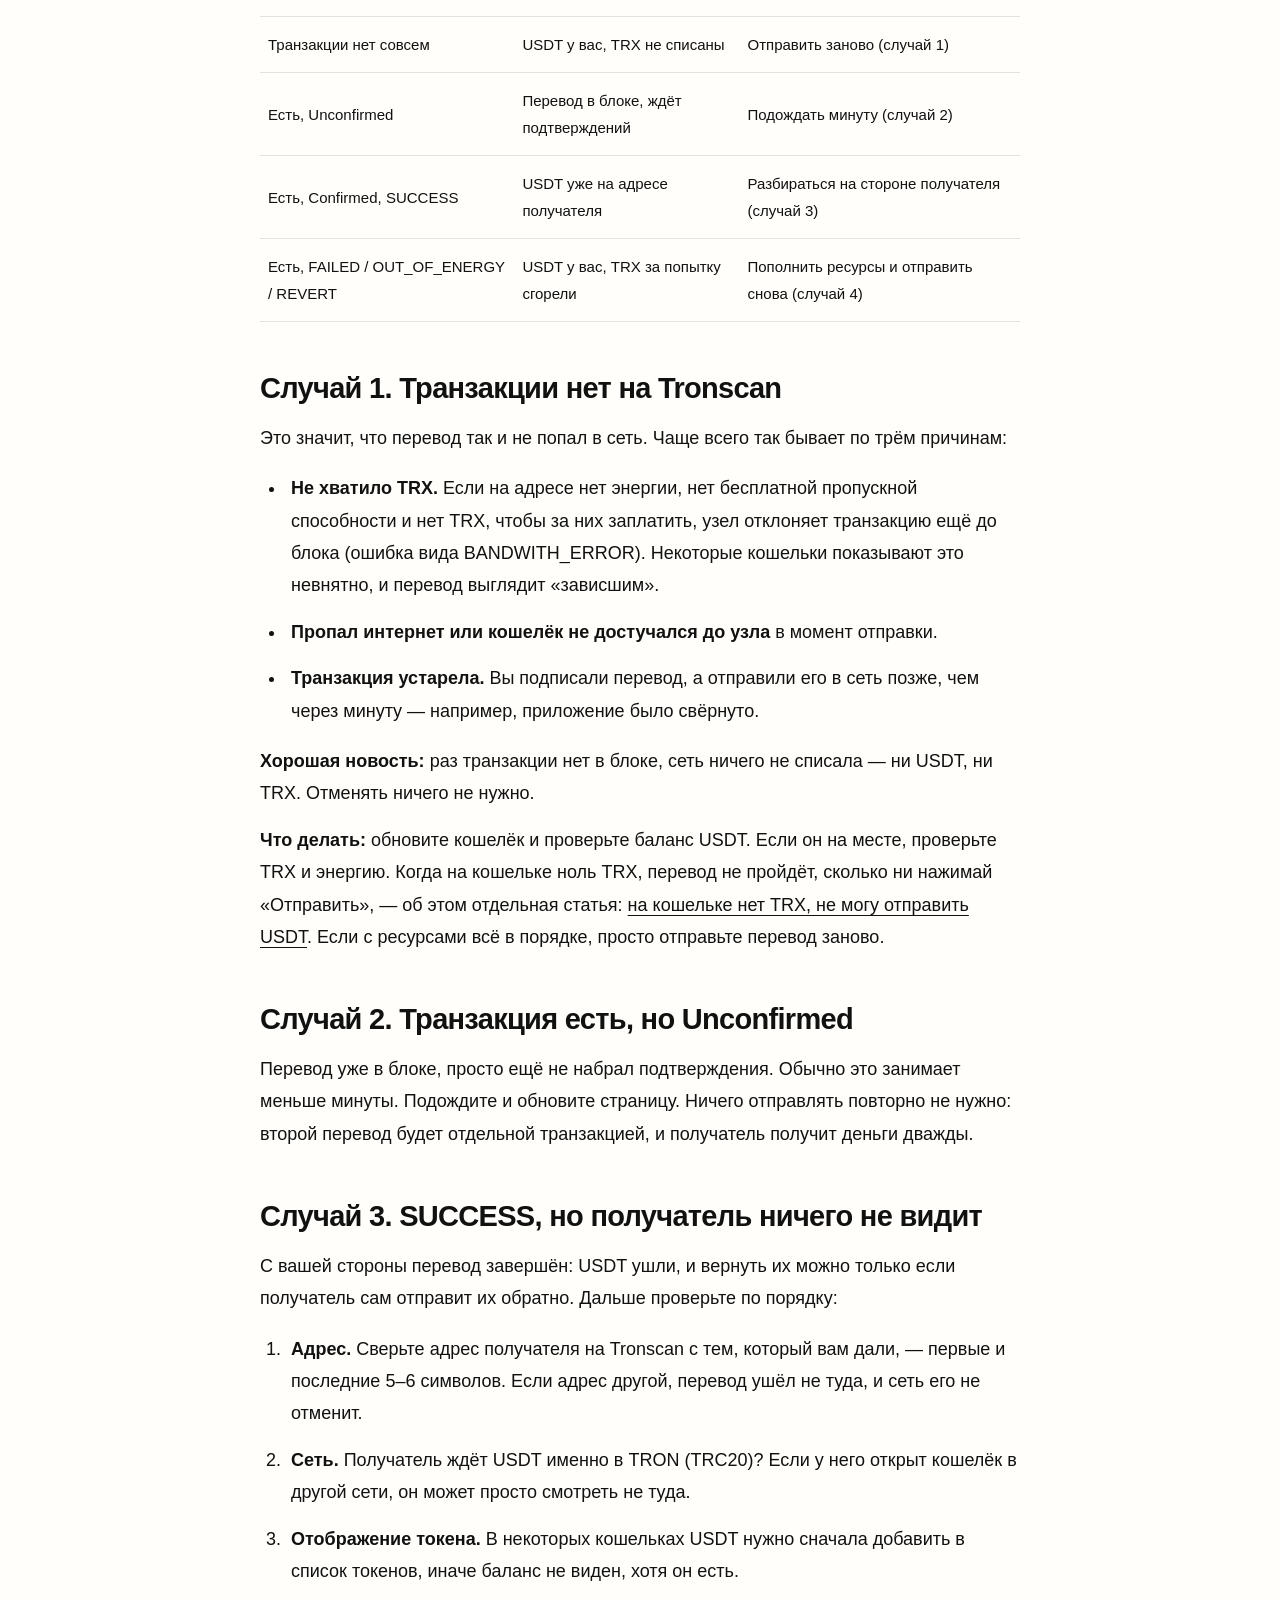
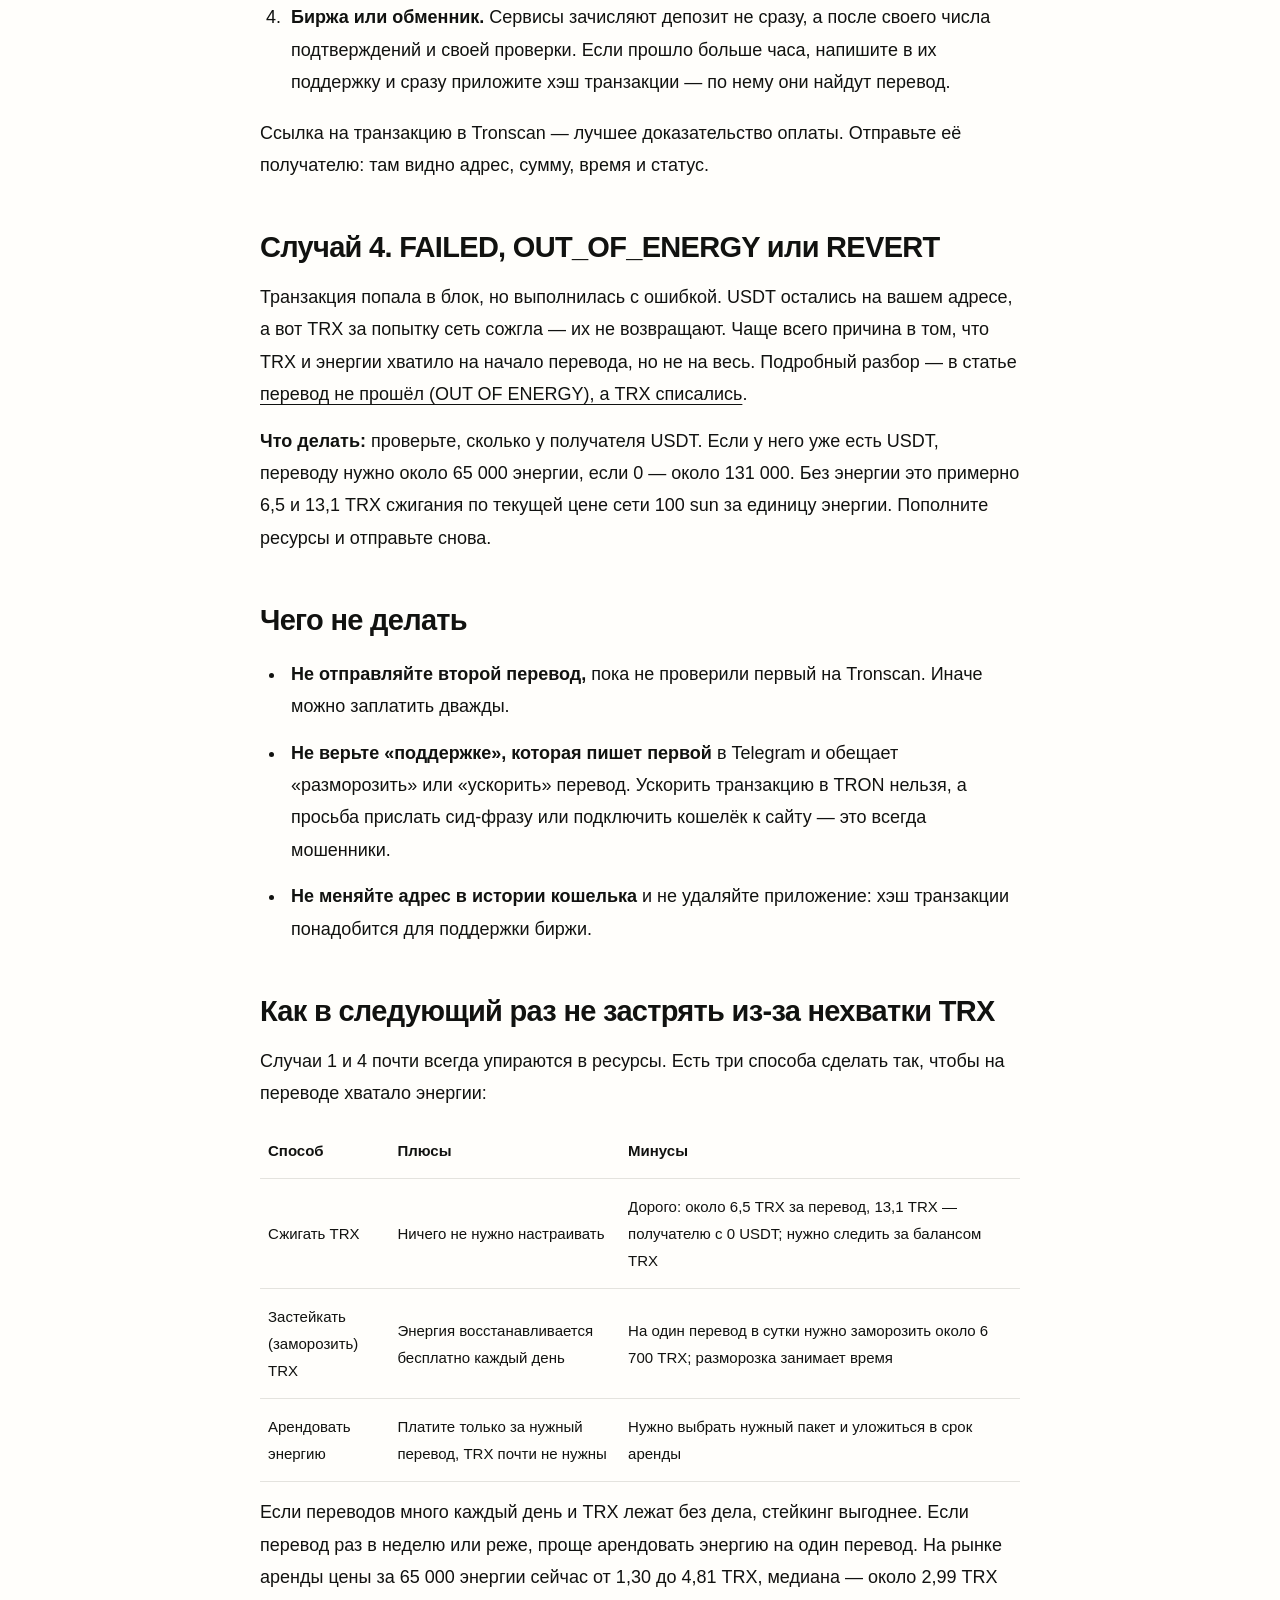
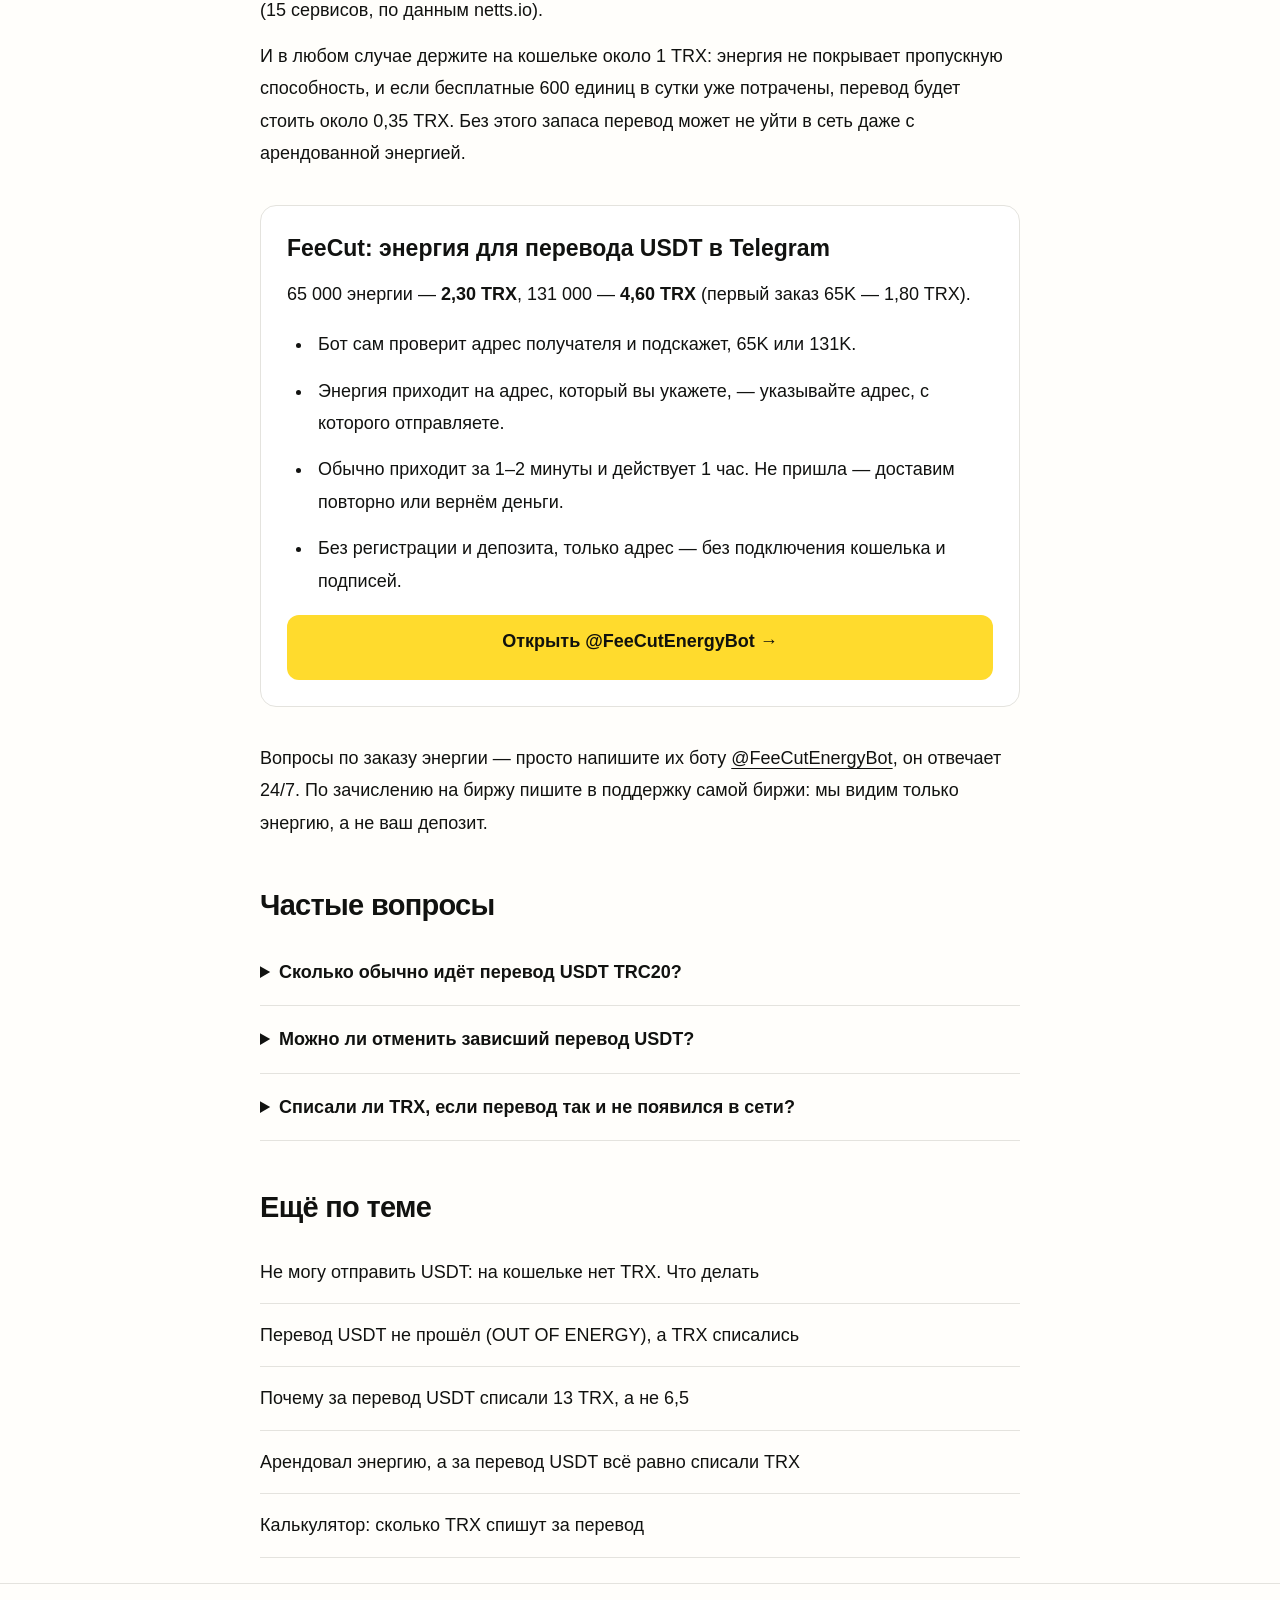
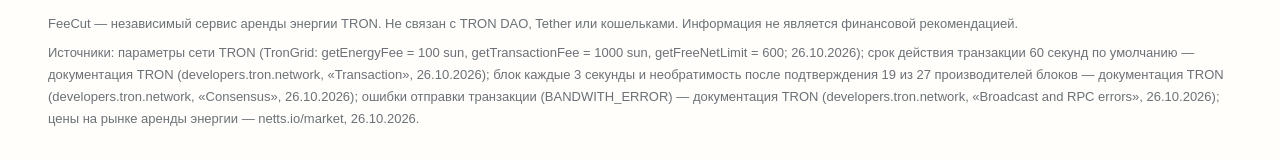
<file: guides/perevod-usdt-zavis-ne-prishyol/index.html>
<!doctype html>
<html lang="ru">
<head>
<meta charset="utf-8">
<meta name="viewport" content="width=device-width,initial-scale=1">
<title>Перевод USDT завис и не пришёл: что делать — FeeCut</title>
<meta name="description" content="Отправили USDT TRC20, а перевод висит в ожидании или получатель ничего не видит? Как за минуту понять по Tronscan, где деньги, и что делать в каждом из четырёх случаев.">
<link rel="canonical" href="https://feecut.github.io/guides/perevod-usdt-zavis-ne-prishyol/">
<meta property="og:title" content="Перевод USDT завис и не пришёл: что делать">
<meta property="og:type" content="article">
<link rel="icon" href="/assets/feecut-logo.png">
<link rel="stylesheet" href="../../style.css?v=20261030-theme1">
<script type="application/ld+json">
{"@context":"https://schema.org","@graph":[
{"@type":"Article","headline":"Перевод USDT завис и не пришёл: что делать","datePublished":"2026-10-26","dateModified":"2026-10-26","inLanguage":"ru","author":{"@type":"Organization","name":"FeeCut"}},
{"@type":"FAQPage","mainEntity":[
{"@type":"Question","name":"Сколько обычно идёт перевод USDT TRC20?","acceptedAnswer":{"@type":"Answer","text":"Блок в сети TRON создаётся каждые 3 секунды, поэтому перевод попадает в блок почти сразу. Необратимым он становится примерно через минуту, после 19 блоков. Если прошло больше нескольких минут, а статус не меняется, дело не в скорости сети — проверьте транзакцию на Tronscan."}},
{"@type":"Question","name":"Можно ли отменить зависший перевод USDT?","acceptedAnswer":{"@type":"Answer","text":"Отменить транзакцию, которая уже попала в блок, нельзя. Если же её нет на Tronscan, она не ушла в сеть и через минуту просто перестанет быть действительной: USDT останутся у вас, отменять ничего не нужно."}},
{"@type":"Question","name":"Списали ли TRX, если перевод так и не появился в сети?","acceptedAnswer":{"@type":"Answer","text":"Нет. Энергию и пропускную способность сеть списывает только с транзакций, которые попали в блок. Если сеть отклонила транзакцию ещё до блока или она устарела, комиссии не будет."}}
]}]}
</script>
<meta name="color-scheme" content="light dark">
<script src="/theme.js?v=20261030-theme1" defer></script>
</head>
<body>
<header class="top site-header"><div class="wrap header-inner">
  <a class="logo brand" href="../../"><img src="/assets/feecut-logo.png" width="50" height="50" alt="Логотип FeeCut"><span>FeeCut</span></a>
  <nav class="top main-nav" aria-label="Основная навигация"><a href="../../">Калькулятор</a><a href="../">Статьи</a></nav>
</div></header>
<main class="wrap article-content">
<p class="crumbs"><a href="../../">Главная</a> › <a href="../">Статьи</a></p>
<h1>Перевод USDT завис и не пришёл: что делать</h1>
<p class="muted small">Обновлено 26.10.2026 · 6 минут чтения</p>

<div class="answer"><p><b>Коротко:</b> в сети TRON перевод USDT не может долго «висеть»: блок создаётся каждые 3 секунды, а примерно через минуту перевод становится необратимым. Если прошло больше пары минут, вставьте хэш транзакции или свой адрес в поиск на Tronscan. <b>Транзакции нет</b> — она не ушла в сеть, USDT у вас, отправьте заново. <b>Есть и SUCCESS</b> — деньги уже у получателя, вопрос к его кошельку или бирже. <b>Есть, но FAILED</b> — USDT остались у вас, а TRX за попытку сгорели.</p></div>

<h2>Почему перевод не может просто висеть</h2>
<p>Многие ждут перевод часами, потому что привыкли к банкам или к сетям, где транзакции стоят в очереди. В TRON всё иначе. Блоки создаются каждые 3 секунды, и обычный перевод USDT попадает в ближайший блок. Блок считается необратимым (solidified), когда его подтвердили 19 из 27 производителей блоков, — это около 19 блоков, то есть примерно минута.</p>
<p>Есть и второе правило: у каждой транзакции есть срок годности. Когда кошелёк создаёт перевод через стандартный интерфейс узла, срок по умолчанию — 60 секунд от последнего блока. Если за это время транзакция не попала в блок, узлы её просто выбрасывают. Значит, «ожидание» в кошельке через 5, 10 или 30 минут — это уже не ожидание сети. Перевод либо давно прошёл, либо давно не прошёл, а кошелёк просто не обновил статус.</p>

<h2>Шаг 1. Найдите транзакцию на Tronscan</h2>
<ol>
  <li>Скопируйте хэш транзакции (TxID, Hash) из истории кошелька. Если кошелёк хэш не показывает, скопируйте свой адрес — тот, с которого отправляли.</li>
  <li>Откройте <a href="https://tronscan.org" rel="nofollow noopener">tronscan.org</a> и вставьте хэш или адрес в поиск.</li>
  <li>Если искали по адресу, откройте вкладку с переводами токенов и найдите перевод USDT на нужную сумму и время.</li>
  <li>Посмотрите на два поля: статус подтверждения (Confirmed / Unconfirmed) и результат (SUCCESS или ошибка).</li>
</ol>

<h2>Шаг 2. Сравните с таблицей</h2>
<table>
  <tr><th>Что видите на Tronscan</th><th>Где деньги</th><th>Что делать</th></tr>
  <tr><td>Транзакции нет совсем</td><td>USDT у вас, TRX не списаны</td><td>Отправить заново (случай 1)</td></tr>
  <tr><td>Есть, Unconfirmed</td><td>Перевод в блоке, ждёт подтверждений</td><td>Подождать минуту (случай 2)</td></tr>
  <tr><td>Есть, Confirmed, SUCCESS</td><td>USDT уже на адресе получателя</td><td>Разбираться на стороне получателя (случай 3)</td></tr>
  <tr><td>Есть, FAILED / OUT_OF_ENERGY / REVERT</td><td>USDT у вас, TRX за попытку сгорели</td><td>Пополнить ресурсы и отправить снова (случай 4)</td></tr>
</table>

<h2>Случай 1. Транзакции нет на Tronscan</h2>
<p>Это значит, что перевод так и не попал в сеть. Чаще всего так бывает по трём причинам:</p>
<ul>
  <li><b>Не хватило TRX.</b> Если на адресе нет энергии, нет бесплатной пропускной способности и нет TRX, чтобы за них заплатить, узел отклоняет транзакцию ещё до блока (ошибка вида BANDWITH_ERROR). Некоторые кошельки показывают это невнятно, и перевод выглядит «зависшим».</li>
  <li><b>Пропал интернет или кошелёк не достучался до узла</b> в момент отправки.</li>
  <li><b>Транзакция устарела.</b> Вы подписали перевод, а отправили его в сеть позже, чем через минуту — например, приложение было свёрнуто.</li>
</ul>
<p><b>Хорошая новость:</b> раз транзакции нет в блоке, сеть ничего не списала — ни USDT, ни TRX. Отменять ничего не нужно.</p>
<p><b>Что делать:</b> обновите кошелёк и проверьте баланс USDT. Если он на месте, проверьте TRX и энергию. Когда на кошельке ноль TRX, перевод не пройдёт, сколько ни нажимай «Отправить», — об этом отдельная статья: <a href="../net-trx-ne-mogu-otpravit-usdt/">на кошельке нет TRX, не могу отправить USDT</a>. Если с ресурсами всё в порядке, просто отправьте перевод заново.</p>

<h2>Случай 2. Транзакция есть, но Unconfirmed</h2>
<p>Перевод уже в блоке, просто ещё не набрал подтверждения. Обычно это занимает меньше минуты. Подождите и обновите страницу. Ничего отправлять повторно не нужно: второй перевод будет отдельной транзакцией, и получатель получит деньги дважды.</p>

<h2>Случай 3. SUCCESS, но получатель ничего не видит</h2>
<p>С вашей стороны перевод завершён: USDT ушли, и вернуть их можно только если получатель сам отправит их обратно. Дальше проверьте по порядку:</p>
<ol>
  <li><b>Адрес.</b> Сверьте адрес получателя на Tronscan с тем, который вам дали, — первые и последние 5–6 символов. Если адрес другой, перевод ушёл не туда, и сеть его не отменит.</li>
  <li><b>Сеть.</b> Получатель ждёт USDT именно в TRON (TRC20)? Если у него открыт кошелёк в другой сети, он может просто смотреть не туда.</li>
  <li><b>Отображение токена.</b> В некоторых кошельках USDT нужно сначала добавить в список токенов, иначе баланс не виден, хотя он есть.</li>
  <li><b>Биржа или обменник.</b> Сервисы зачисляют депозит не сразу, а после своего числа подтверждений и своей проверки. Если прошло больше часа, напишите в их поддержку и сразу приложите хэш транзакции — по нему они найдут перевод.</li>
</ol>
<p>Ссылка на транзакцию в Tronscan — лучшее доказательство оплаты. Отправьте её получателю: там видно адрес, сумму, время и статус.</p>

<h2>Случай 4. FAILED, OUT_OF_ENERGY или REVERT</h2>
<p>Транзакция попала в блок, но выполнилась с ошибкой. USDT остались на вашем адресе, а вот TRX за попытку сеть сожгла — их не возвращают. Чаще всего причина в том, что TRX и энергии хватило на начало перевода, но не на весь. Подробный разбор — в статье <a href="../out-of-energy/">перевод не прошёл (OUT OF ENERGY), а TRX списались</a>.</p>
<p><b>Что делать:</b> проверьте, сколько у получателя USDT. Если у него уже есть USDT, переводу нужно около 65 000 энергии, если 0 — около 131 000. Без энергии это примерно 6,5 и 13,1 TRX сжигания по текущей цене сети 100 sun за единицу энергии. Пополните ресурсы и отправьте снова.</p>

<h2>Чего не делать</h2>
<ul>
  <li><b>Не отправляйте второй перевод,</b> пока не проверили первый на Tronscan. Иначе можно заплатить дважды.</li>
  <li><b>Не верьте «поддержке», которая пишет первой</b> в Telegram и обещает «разморозить» или «ускорить» перевод. Ускорить транзакцию в TRON нельзя, а просьба прислать сид-фразу или подключить кошелёк к сайту — это всегда мошенники.</li>
  <li><b>Не меняйте адрес в истории кошелька</b> и не удаляйте приложение: хэш транзакции понадобится для поддержки биржи.</li>
</ul>

<h2>Как в следующий раз не застрять из-за нехватки TRX</h2>
<p>Случаи 1 и 4 почти всегда упираются в ресурсы. Есть три способа сделать так, чтобы на переводе хватало энергии:</p>
<table>
  <tr><th>Способ</th><th>Плюсы</th><th>Минусы</th></tr>
  <tr><td>Сжигать TRX</td><td>Ничего не нужно настраивать</td><td>Дорого: около 6,5 TRX за перевод, 13,1 TRX — получателю с 0 USDT; нужно следить за балансом TRX</td></tr>
  <tr><td>Застейкать (заморозить) TRX</td><td>Энергия восстанавливается бесплатно каждый день</td><td>На один перевод в сутки нужно заморозить около 6 700 TRX; разморозка занимает время</td></tr>
  <tr><td>Арендовать энергию</td><td>Платите только за нужный перевод, TRX почти не нужны</td><td>Нужно выбрать нужный пакет и уложиться в срок аренды</td></tr>
</table>
<p>Если переводов много каждый день и TRX лежат без дела, стейкинг выгоднее. Если перевод раз в неделю или реже, проще арендовать энергию на один перевод. На рынке аренды цены за 65 000 энергии сейчас от 1,30 до 4,81 TRX, медиана — около 2,99 TRX (15 сервисов, по данным netts.io).</p>
<p>И в любом случае держите на кошельке около 1 TRX: энергия не покрывает пропускную способность, и если бесплатные 600 единиц в сутки уже потрачены, перевод будет стоить около 0,35 TRX. Без этого запаса перевод может не уйти в сеть даже с арендованной энергией.</p>

<div class="cta">
  <h3>FeeCut: энергия для перевода USDT в Telegram</h3>
  <p>65 000 энергии — <b>2,30 TRX</b>, 131 000 — <b>4,60 TRX</b> (первый заказ 65K — 1,80 TRX).</p>
  <ul>
    <li>Бот сам проверит адрес получателя и подскажет, 65K или 131K.</li>
    <li>Энергия приходит на адрес, который вы укажете, — указывайте адрес, с которого отправляете.</li>
    <li>Обычно приходит за 1–2 минуты и действует 1 час. Не пришла — доставим повторно или вернём деньги.</li>
    <li>Без регистрации и депозита, только адрес — без подключения кошелька и подписей.</li>
  </ul>
  <a class="btn btn-main" href="https://t.me/FeeCutEnergyBot?start=p_A5">Открыть @FeeCutEnergyBot →</a>
</div>
<p>Вопросы по заказу энергии — просто напишите их боту <a href="https://t.me/FeeCutEnergyBot?start=p_A5" rel="nofollow noopener">@FeeCutEnergyBot</a>, он отвечает 24/7. По зачислению на биржу пишите в поддержку самой биржи: мы видим только энергию, а не ваш депозит.</p>

<h2>Частые вопросы</h2>
<div class="faq">
  <details><summary>Сколько обычно идёт перевод USDT TRC20?</summary><p>Блок в сети TRON создаётся каждые 3 секунды, поэтому перевод попадает в блок почти сразу. Необратимым он становится примерно через минуту, после 19 блоков. Если прошло больше нескольких минут, а статус не меняется, дело не в скорости сети — проверьте транзакцию на Tronscan.</p></details>
  <details><summary>Можно ли отменить зависший перевод USDT?</summary><p>Отменить транзакцию, которая уже попала в блок, нельзя. Если же её нет на Tronscan, она не ушла в сеть и через минуту просто перестанет быть действительной: USDT останутся у вас, отменять ничего не нужно.</p></details>
  <details><summary>Списали ли TRX, если перевод так и не появился в сети?</summary><p>Нет. Энергию и пропускную способность сеть списывает только с транзакций, которые попали в блок. Если сеть отклонила транзакцию ещё до блока или она устарела, комиссии не будет.</p></details>
</div>

<h2>Ещё по теме</h2>
<div class="guides">
  <a href="../net-trx-ne-mogu-otpravit-usdt/">Не могу отправить USDT: на кошельке нет TRX. Что делать</a>
  <a href="../out-of-energy/">Перевод USDT не прошёл (OUT OF ENERGY), а TRX списались</a>
  <a href="../spisali-13-trx/">Почему за перевод USDT списали 13 TRX, а не 6,5</a>
  <a href="../arendoval-energiyu-trx-vsyo-ravno-spisali/">Арендовал энергию, а за перевод USDT всё равно списали TRX</a>
  <a href="../../">Калькулятор: сколько TRX спишут за перевод</a>
</div>
</main>
<footer class="site-footer"><div class="wrap">
  <p>FeeCut — независимый сервис аренды энергии TRON. Не связан с TRON DAO, Tether или кошельками. Информация не является финансовой рекомендацией.</p>
  <p>Источники: параметры сети TRON (TronGrid: getEnergyFee = 100 sun, getTransactionFee = 1000 sun, getFreeNetLimit = 600; 26.10.2026); срок действия транзакции 60 секунд по умолчанию — документация TRON (<a href="https://developers.tron.network/docs/tron-protocol-transaction" rel="nofollow noopener">developers.tron.network, «Transaction»</a>, 26.10.2026); блок каждые 3 секунды и необратимость после подтверждения 19 из 27 производителей блоков — документация TRON (<a href="https://developers.tron.network/docs/concensus" rel="nofollow noopener">developers.tron.network, «Consensus»</a>, 26.10.2026); ошибки отправки транзакции (BANDWITH_ERROR) — документация TRON (<a href="https://developers.tron.network/docs/broadcast-and-rpc-errors" rel="nofollow noopener">developers.tron.network, «Broadcast and RPC errors»</a>, 26.10.2026); цены на рынке аренды энергии — <a href="https://netts.io/market" rel="nofollow noopener">netts.io/market</a>, 26.10.2026.</p>
</div></footer>
</body>
</html>
</file>
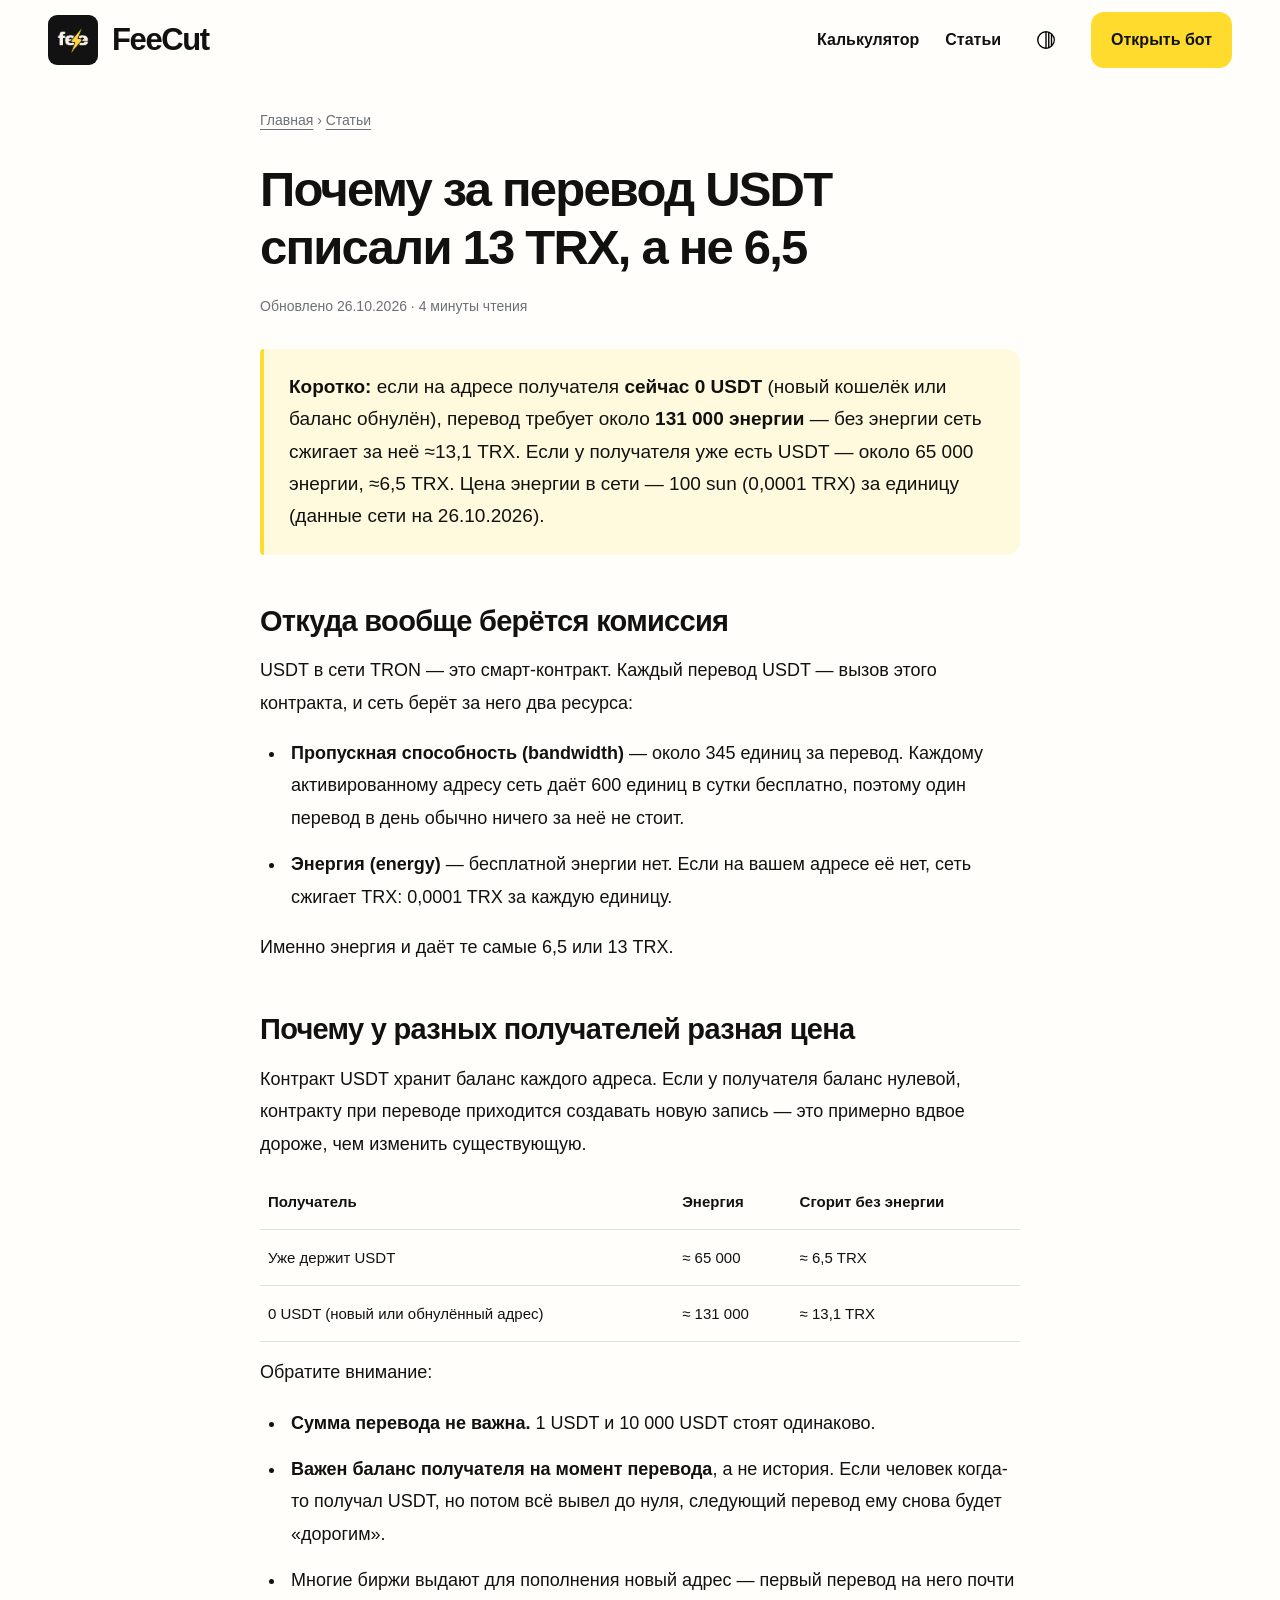
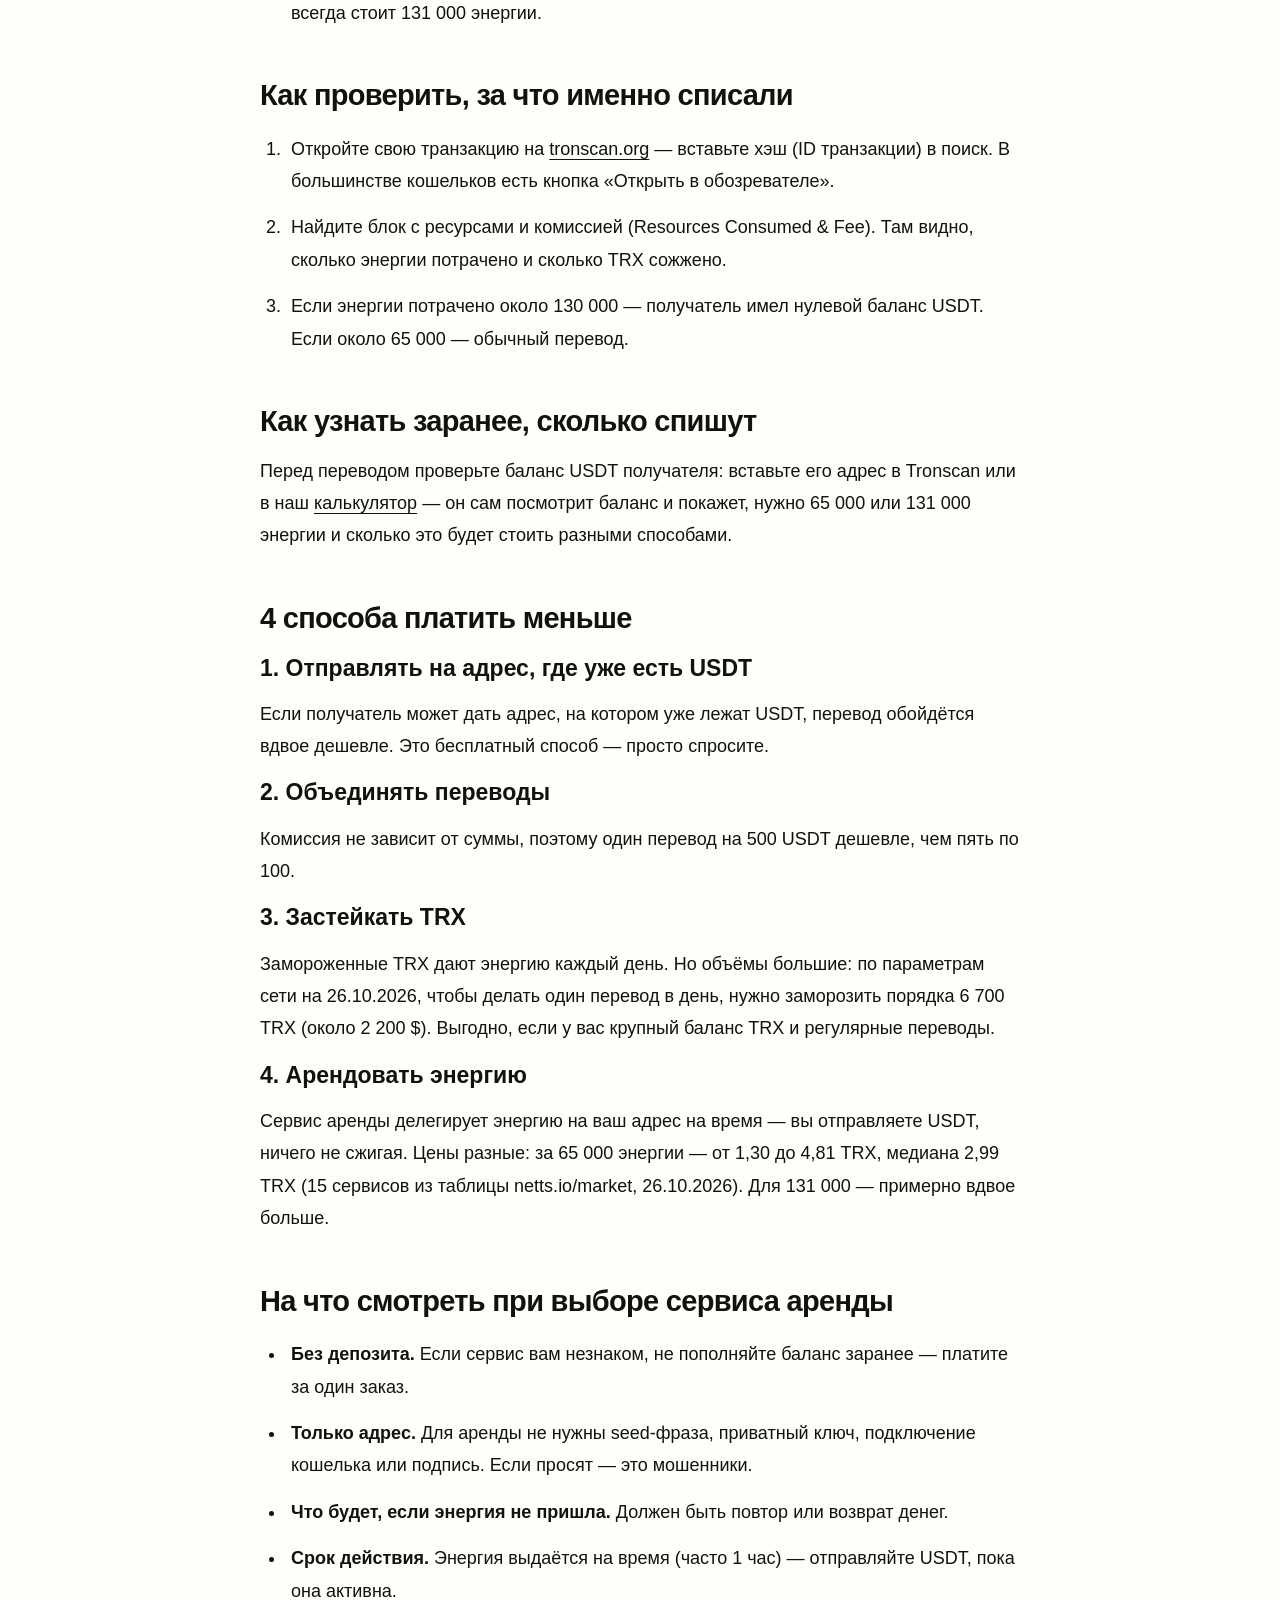
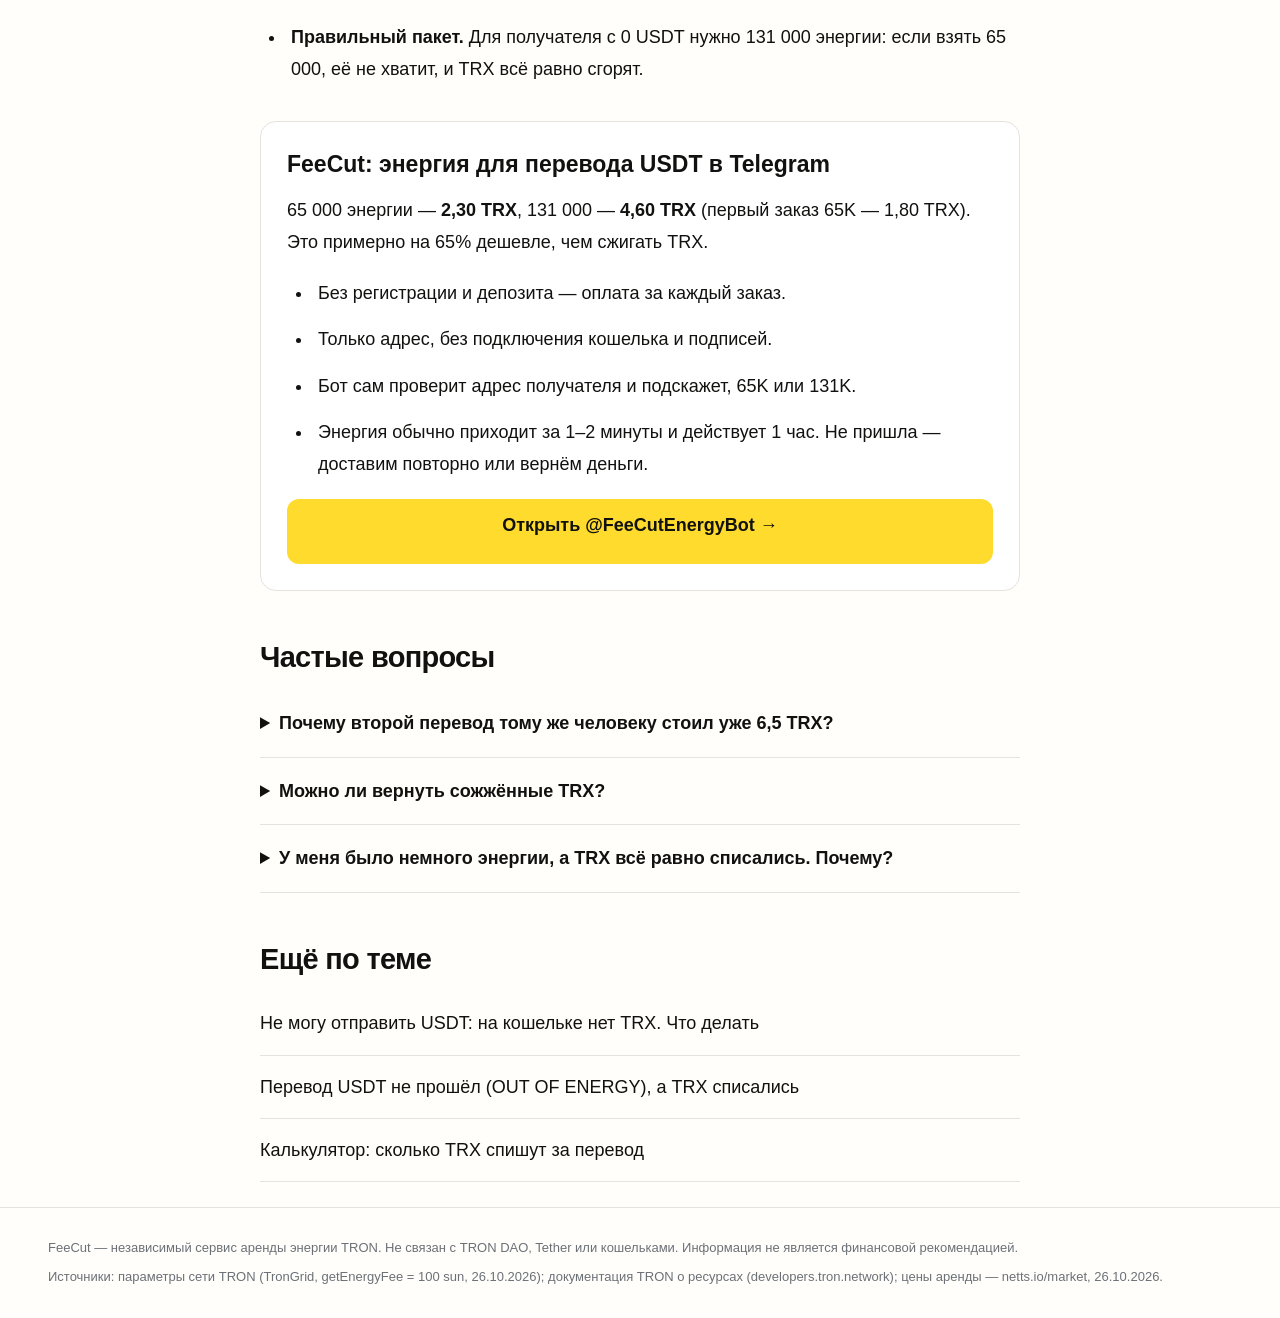
<file: guides/spisali-13-trx/index.html>
<!doctype html>
<html lang="ru">
<head>
<meta charset="utf-8">
<meta name="viewport" content="width=device-width,initial-scale=1">
<title>Почему за перевод USDT списали 13 TRX, а не 6,5 — FeeCut</title>
<meta name="description" content="За перевод USDT TRC20 сгорело 13 TRX вместо обычных 6,5? Причина — нулевой баланс USDT у получателя. Как проверить на Tronscan, как узнать заранее и 4 способа платить меньше.">
<link rel="canonical" href="https://feecut.github.io/guides/spisali-13-trx/">
<meta property="og:title" content="Почему за перевод USDT списали 13 TRX, а не 6,5">
<meta property="og:type" content="article">
<link rel="icon" href="/assets/feecut-logo.png">
<link rel="stylesheet" href="../../style.css?v=20261030-theme1">
<script type="application/ld+json">
{"@context":"https://schema.org","@graph":[
{"@type":"Article","headline":"Почему за перевод USDT списали 13 TRX, а не 6,5","datePublished":"2026-10-26","dateModified":"2026-10-26","inLanguage":"ru","author":{"@type":"Organization","name":"FeeCut"}},
{"@type":"FAQPage","mainEntity":[
{"@type":"Question","name":"Почему второй перевод тому же человеку стоил уже 6,5 TRX?","acceptedAnswer":{"@type":"Answer","text":"После первого перевода у получателя появился ненулевой баланс USDT, и запись в контракте уже существует. Пока его баланс не станет нулевым, переводы ему требуют около 65 000 энергии."}},
{"@type":"Question","name":"Можно ли вернуть сожжённые TRX?","acceptedAnswer":{"@type":"Answer","text":"Нет. Сожжённые за энергию TRX уничтожаются сетью и не возвращаются ни кошельком, ни поддержкой."}},
{"@type":"Question","name":"Зависит ли комиссия от суммы перевода?","acceptedAnswer":{"@type":"Answer","text":"Нет. 1 USDT и 10 000 USDT стоят одинаково — важен только баланс USDT у получателя."}}
]}]}
</script>
<meta name="color-scheme" content="light dark">
<script src="/theme.js?v=20261030-theme1" defer></script>
</head>
<body>
<header class="top site-header"><div class="wrap header-inner">
  <a class="logo brand" href="../../"><img src="/assets/feecut-logo.png" width="50" height="50" alt="Логотип FeeCut"><span>FeeCut</span></a>
  <nav class="top main-nav" aria-label="Основная навигация"><a href="../../">Калькулятор</a><a href="../">Статьи</a></nav>
</div></header>
<main class="wrap article-content">
<p class="crumbs"><a href="../../">Главная</a> › <a href="../">Статьи</a></p>
<h1>Почему за перевод USDT списали 13 TRX, а не 6,5</h1>
<p class="muted small">Обновлено 26.10.2026 · 4 минуты чтения</p>

<div class="answer"><p><b>Коротко:</b> если на адресе получателя <b>сейчас 0 USDT</b> (новый кошелёк или баланс обнулён), перевод требует около <b>131 000 энергии</b> — без энергии сеть сжигает за неё ≈13,1 TRX. Если у получателя уже есть USDT — около 65 000 энергии, ≈6,5 TRX. Цена энергии в сети — 100 sun (0,0001 TRX) за единицу (данные сети на 26.10.2026).</p></div>

<h2>Откуда вообще берётся комиссия</h2>
<p>USDT в сети TRON — это смарт-контракт. Каждый перевод USDT — вызов этого контракта, и сеть берёт за него два ресурса:</p>
<ul>
  <li><b>Пропускная способность (bandwidth)</b> — около 345 единиц за перевод. Каждому активированному адресу сеть даёт 600 единиц в сутки бесплатно, поэтому один перевод в день обычно ничего за неё не стоит.</li>
  <li><b>Энергия (energy)</b> — бесплатной энергии нет. Если на вашем адресе её нет, сеть сжигает TRX: 0,0001 TRX за каждую единицу.</li>
</ul>
<p>Именно энергия и даёт те самые 6,5 или 13 TRX.</p>

<h2>Почему у разных получателей разная цена</h2>
<p>Контракт USDT хранит баланс каждого адреса. Если у получателя баланс нулевой, контракту при переводе приходится создавать новую запись — это примерно вдвое дороже, чем изменить существующую.</p>
<table>
  <tr><th>Получатель</th><th>Энергия</th><th>Сгорит без энергии</th></tr>
  <tr><td>Уже держит USDT</td><td>≈ 65 000</td><td>≈ 6,5 TRX</td></tr>
  <tr><td>0 USDT (новый или обнулённый адрес)</td><td>≈ 131 000</td><td>≈ 13,1 TRX</td></tr>
</table>
<p>Обратите внимание:</p>
<ul>
  <li><b>Сумма перевода не важна.</b> 1 USDT и 10 000 USDT стоят одинаково.</li>
  <li><b>Важен баланс получателя на момент перевода</b>, а не история. Если человек когда-то получал USDT, но потом всё вывел до нуля, следующий перевод ему снова будет «дорогим».</li>
  <li>Многие биржи выдают для пополнения новый адрес — первый перевод на него почти всегда стоит 131 000 энергии.</li>
</ul>

<h2>Как проверить, за что именно списали</h2>
<ol>
  <li>Откройте свою транзакцию на <a href="https://tronscan.org" rel="nofollow">tronscan.org</a> — вставьте хэш (ID транзакции) в поиск. В большинстве кошельков есть кнопка «Открыть в обозревателе».</li>
  <li>Найдите блок с ресурсами и комиссией (Resources Consumed &amp; Fee). Там видно, сколько энергии потрачено и сколько TRX сожжено.</li>
  <li>Если энергии потрачено около 130 000 — получатель имел нулевой баланс USDT. Если около 65 000 — обычный перевод.</li>
</ol>

<h2>Как узнать заранее, сколько спишут</h2>
<p>Перед переводом проверьте баланс USDT получателя: вставьте его адрес в Tronscan или в наш <a href="../../">калькулятор</a> — он сам посмотрит баланс и покажет, нужно 65 000 или 131 000 энергии и сколько это будет стоить разными способами.</p>

<h2>4 способа платить меньше</h2>
<h3>1. Отправлять на адрес, где уже есть USDT</h3>
<p>Если получатель может дать адрес, на котором уже лежат USDT, перевод обойдётся вдвое дешевле. Это бесплатный способ — просто спросите.</p>
<h3>2. Объединять переводы</h3>
<p>Комиссия не зависит от суммы, поэтому один перевод на 500 USDT дешевле, чем пять по 100.</p>
<h3>3. Застейкать TRX</h3>
<p>Замороженные TRX дают энергию каждый день. Но объёмы большие: по параметрам сети на 26.10.2026, чтобы делать один перевод в день, нужно заморозить порядка 6 700 TRX (около 2 200 $). Выгодно, если у вас крупный баланс TRX и регулярные переводы.</p>
<h3>4. Арендовать энергию</h3>
<p>Сервис аренды делегирует энергию на ваш адрес на время — вы отправляете USDT, ничего не сжигая. Цены разные: за 65 000 энергии — от 1,30 до 4,81 TRX, медиана 2,99 TRX (15 сервисов из таблицы netts.io/market, 26.10.2026). Для 131 000 — примерно вдвое больше.</p>

<h2>На что смотреть при выборе сервиса аренды</h2>
<ul>
  <li><b>Без депозита.</b> Если сервис вам незнаком, не пополняйте баланс заранее — платите за один заказ.</li>
  <li><b>Только адрес.</b> Для аренды не нужны seed-фраза, приватный ключ, подключение кошелька или подпись. Если просят — это мошенники.</li>
  <li><b>Что будет, если энергия не пришла.</b> Должен быть повтор или возврат денег.</li>
  <li><b>Срок действия.</b> Энергия выдаётся на время (часто 1 час) — отправляйте USDT, пока она активна.</li>
  <li><b>Правильный пакет.</b> Для получателя с 0 USDT нужно 131 000 энергии: если взять 65 000, её не хватит, и TRX всё равно сгорят.</li>
</ul>

<div class="cta">
  <h3>FeeCut: энергия для перевода USDT в Telegram</h3>
  <p>65 000 энергии — <b>2,30 TRX</b>, 131 000 — <b>4,60 TRX</b> (первый заказ 65K — 1,80 TRX). Это примерно на 65% дешевле, чем сжигать TRX.</p>
  <ul>
    <li>Без регистрации и депозита — оплата за каждый заказ.</li>
    <li>Только адрес, без подключения кошелька и подписей.</li>
    <li>Бот сам проверит адрес получателя и подскажет, 65K или 131K.</li>
    <li>Энергия обычно приходит за 1–2 минуты и действует 1 час. Не пришла — доставим повторно или вернём деньги.</li>
  </ul>
  <a class="btn btn-main" href="https://t.me/FeeCutEnergyBot?start=p_A1">Открыть @FeeCutEnergyBot →</a>
</div>

<h2>Частые вопросы</h2>
<div class="faq">
  <details><summary>Почему второй перевод тому же человеку стоил уже 6,5 TRX?</summary><p>После первого перевода у получателя появился ненулевой баланс USDT. Пока он не обнулится, переводы ему требуют около 65 000 энергии.</p></details>
  <details><summary>Можно ли вернуть сожжённые TRX?</summary><p>Нет. Сожжённые за энергию TRX уничтожаются сетью и не возвращаются ни кошельком, ни поддержкой.</p></details>
  <details><summary>У меня было немного энергии, а TRX всё равно списались. Почему?</summary><p>Сначала тратится энергия, которая есть на адресе, а недостающее покрывается сжиганием TRX. Если энергии было меньше, чем нужно для перевода, разницу оплатили TRX.</p></details>
</div>

<h2>Ещё по теме</h2>
<div class="guides">
  <a href="../net-trx-ne-mogu-otpravit-usdt/">Не могу отправить USDT: на кошельке нет TRX. Что делать</a>
  <a href="../out-of-energy/">Перевод USDT не прошёл (OUT OF ENERGY), а TRX списались</a>
  <a href="../../">Калькулятор: сколько TRX спишут за перевод</a>
</div>
</main>
<footer class="site-footer"><div class="wrap">
  <p>FeeCut — независимый сервис аренды энергии TRON. Не связан с TRON DAO, Tether или кошельками. Информация не является финансовой рекомендацией.</p>
  <p>Источники: параметры сети TRON (TronGrid, getEnergyFee = 100 sun, 26.10.2026); документация TRON о ресурсах (developers.tron.network); цены аренды — netts.io/market, 26.10.2026.</p>
</div></footer>
</body>
</html>
</file>
<file: style.css>
:root {
  color-scheme: light;
  --page: #fffefb; --surface: #fff; --ink: #111210; --secondary: #383c3d; --muted: #6c7177;
  --line: #e4e3de; --soft: #f4f5f6; --yellow: #ffdb2d; --yellow-hover: #f4cc13; --on-yellow: #11120d;
  --yellow-soft: #fff9dd; --input: #fff; --burn: #ffb5a8; --market: #dfe2e7; --focus: #9c7900;
  font-family: Arial, Helvetica, sans-serif;
  font-synthesis: none; text-rendering: optimizeLegibility;
}
@media (prefers-color-scheme: dark) {
  :root:not([data-theme="light"]) {
    color-scheme: dark;
    --page: #111210; --surface: #191b18; --ink: #f6f4ec; --secondary: #d0d2cc; --muted: #a3a79f;
    --line: #353832; --soft: #252822; --yellow-soft: #33301b; --input: #1c1f19; --burn: #bd7366; --market: #586157; --focus: #ffdb2d;
  }
}
:root[data-theme="dark"] {
  color-scheme: dark;
  --page: #111210; --surface: #191b18; --ink: #f6f4ec; --secondary: #d0d2cc; --muted: #a3a79f;
  --line: #353832; --soft: #252822; --yellow-soft: #33301b; --input: #1c1f19; --burn: #bd7366; --market: #586157; --focus: #ffdb2d;
}
* { box-sizing: border-box; }
html { -webkit-text-size-adjust: 100%; scroll-behavior: smooth; }
body { margin: 0; min-width: 320px; background: var(--page); color: var(--ink); -webkit-font-smoothing: antialiased; }
a { color: inherit; text-decoration: none; }
button, input, select { font: inherit; color: inherit; }
button, a, input, select { -webkit-tap-highlight-color: transparent; }
button, select, summary { cursor: pointer; }
button { border: 0; }
a:focus-visible, button:focus-visible, input:focus-visible, select:focus-visible, summary:focus-visible { outline: 3px solid var(--focus); outline-offset: 4px; }
.shell { width: min(1294px, calc(100% - 96px)); margin-inline: auto; }
.site-header { background: var(--page); }
.header-inner { min-height: 80px; display: flex; align-items: center; gap: 40px; }
.brand { display: inline-flex; align-items: center; gap: 18px; font-size: 31px; letter-spacing: -1.4px; font-weight: 800; white-space: nowrap; }
.brand img { width: 50px; height: 50px; border-radius: 9px; display: block; }
.main-nav { margin-left: auto; display: flex; gap: 33px; align-items: center; font-size: 17px; font-weight: 600; }
.main-nav a:hover { text-decoration: underline; text-underline-offset: 5px; }
.header-actions { display: flex; align-items: center; gap: 18px; }
.header-cta { display: inline-flex; align-items: center; justify-content: center; gap: 10px; font-weight: 700; background: var(--yellow); color: var(--on-yellow); padding: 15px 20px; border-radius: 13px; font-size: 17px; white-space: nowrap; }
.header-cta:hover, .primary-button:hover { background: var(--yellow-hover); }
.theme-switch { position: relative; }
.theme-trigger { padding: 10px; width: 42px; height: 42px; background: transparent; border-radius: 50%; display: grid; place-items: center; }
.theme-trigger:hover { background: var(--soft); }
.theme-menu { position: absolute; top: 52px; right: 0; width: 210px; padding: 6px; z-index: 30; background: var(--surface); border: 1px solid var(--line); border-radius: 14px; box-shadow: 0 8px 35px #00000016; }
.theme-menu button { width: 100%; display: flex; align-items: center; gap: 10px; padding: 12px 10px; background: transparent; border-radius: 9px; text-align: left; }
.theme-menu button span { flex: 1; }
.theme-menu button:hover, .theme-menu button[aria-checked="true"] { background: var(--yellow-soft); }
.hero { display: grid; grid-template-columns: minmax(0, 1.12fr) minmax(0, 1fr); gap: 52px; align-items: center; padding-top: 28px; padding-bottom: 36px; }
.hero-copy { padding-block: 30px; }
.eyebrow { font-size: 16px; font-weight: 700; letter-spacing: 2px; color: var(--muted); margin: 0 0 23px; }
h1 { font-size: clamp(43px, 4.45vw, 64px); font-weight: 800; letter-spacing: -2.5px; line-height: 1.16; margin: 0; }
.hero h1 { white-space: nowrap; }
.hero-subtitle { max-width: 620px; color: var(--secondary); font-size: 29px; line-height: 1.47; letter-spacing: -.8px; margin: 29px 0 0; }
.hero-trust { color: var(--muted); font-size: 18px; line-height: 1.6; margin: 54px 0 0; max-width: 620px; }
.calculator { background: var(--surface); border: 1px solid var(--line); border-radius: 15px; padding: 26px 28px 20px; min-width: 0; }
.calculator h2 { font-size: 32px; line-height: 1.2; letter-spacing: -.9px; margin: 0 0 25px; font-weight: 750; }
.recipient { border: 0; padding: 0; margin: 0 0 24px; min-width: 0; }
.recipient legend, .calc-fields > label { font-size: 16px; font-weight: 600; line-height: 1.35; }
.recipient legend { padding: 0; margin-bottom: 10px; }
.segment { display: grid; grid-template-columns: 1fr 1fr; gap: 10px; }
.segment label { min-width: 0; display: flex; align-items: center; gap: 9px; padding: 13px 11px; border: 1px solid var(--line); border-radius: 10px; font-size: 14px; letter-spacing: -.2px; line-height: 1.35; cursor: pointer; }
.segment label.selected { border-color: var(--yellow); background: var(--yellow-soft); }
.segment input { margin: 0; width: 19px; height: 19px; accent-color: var(--yellow); flex-shrink: 0; }
.calc-fields { display: grid; grid-template-columns: 1fr 1fr; gap: 16px; margin-bottom: 22px; }
.calc-fields > label { display: block; min-width: 0; }
.calc-fields input, .calc-fields select { background: var(--input); border: 1px solid var(--line); border-radius: 10px; padding: 12px 14px; width: 100%; margin-top: 8px; height: 49px; font-size: 17px; font-weight: 400; }
.select-wrap { display: block; position: relative; }
.select-wrap select { appearance: none; padding-right: 38px; }
.select-wrap svg { position: absolute; right: 13px; top: 24px; pointer-events: none; color: var(--muted); }
.comparison { display: grid; gap: 18px; }
.comparison-row { display: flex; align-items: flex-start; gap: 12px; min-width: 0; }
.comparison-icon { flex: 0 0 25px; margin-top: 1px; }
.burn-icon { color: #f3784a; }
.market-icon { color: #86928d; }
.comparison-body { flex: 1; min-width: 0; }
.comparison-line { display: flex; align-items: center; justify-content: space-between; gap: 14px; font-size: 17px; line-height: 1.3; color: var(--secondary); }
.comparison-line strong { white-space: nowrap; font-weight: 750; font-variant-numeric: tabular-nums; color: var(--ink); }
.bar { height: 10px; border-radius: 8px; background: var(--soft); margin-top: 7px; overflow: hidden; }
.bar span { height: 100%; display: block; border-radius: inherit; transition: width 180ms ease; }
.bar-burn { background: var(--burn); }
.bar-market { background: var(--market); }
.bar-us { background: var(--yellow); }
.our-price { padding: 13px 14px; background: var(--yellow-soft); border-radius: 13px; align-items: center; margin-inline: -12px; }
.our-price img { border-radius: 7px; object-fit: contain; width: 34px; height: 34px; flex-shrink: 0; }
.our-price .comparison-line { font-weight: 700; color: var(--ink); }
.saving { display: flex; flex-direction: column; border-top: 1px solid var(--line); padding-top: 16px; margin: 18px 0 22px; }
.saving strong { font-size: 57px; font-weight: 800; letter-spacing: -2px; line-height: 1.08; font-variant-numeric: tabular-nums; }
.saving span { color: var(--muted); font-size: 18px; margin-top: 3px; }
.primary-button { background: var(--yellow); color: var(--on-yellow); display: flex; align-items: center; justify-content: center; gap: 13px; padding: 19px 14px; border-radius: 12px; width: 100%; min-height: 65px; font-size: 19px; font-weight: 700; line-height: 1.3; text-align: center; }
.first-order { color: var(--muted); text-align: center; font-size: 15px; margin: 12px 0 0; line-height: 1.4; }
.guide-section { border-top: 1px solid var(--line); padding-top: 30px; }
.section-title { display: flex; justify-content: space-between; gap: 20px; align-items: center; }
.section-title h2 { margin: 0; font-size: 31px; letter-spacing: -.8px; line-height: 1.2; }
.section-title > a { display: flex; gap: 10px; align-items: center; white-space: nowrap; font-size: 16px; }
.guide-grid { display: grid; grid-template-columns: repeat(3, 1fr); gap: 38px; margin-top: 28px; }
.guide-link { display: flex; align-items: flex-start; gap: 18px; min-width: 0; }
.guide-icon { background: var(--yellow-soft); width: 54px; height: 54px; flex: 0 0 54px; display: grid; place-items: center; border-radius: 50%; }
.guide-text { display: flex; flex-direction: column; gap: 8px; padding-top: 8px; }
.guide-text strong { font-size: 16px; font-weight: 700; line-height: 1.35; }
.guide-text > span { color: var(--muted); font-size: 16px; line-height: 1.4; }
.guide-arrow { flex-shrink: 0; margin-left: auto; margin-top: 10px; }
.guide-link:hover strong { text-decoration: underline; text-underline-offset: 4px; }
.data-note { color: var(--muted); font-size: 12px; line-height: 1.6; margin: 34px 0 28px; max-width: 960px; }
.site-footer { border-top: 1px solid var(--line); margin-top: 25px; color: var(--muted); font-size: 13px; }
.footer-inner { display: flex; align-items: center; justify-content: space-between; flex-wrap: wrap; gap: 18px; padding-block: 24px 32px; }
.footer-inner a { display: flex; align-items: center; gap: 5px; }
.library { padding-top: 50px; min-height: 70vh; }
.back-link { color: var(--muted); font-size: 15px; display: inline-flex; gap: 5px; margin-bottom: 36px; }
.library h1 { max-width: 900px; }
.library-intro { font-size: 23px; line-height: 1.5; color: var(--secondary); max-width: 700px; }
.article-list { margin-top: 40px; }
.article-list a { display: flex; align-items: center; gap: 20px; padding: 25px 0; border-bottom: 1px solid var(--line); font-size: 21px; font-weight: 600; }
.article-list a span { flex: 1; }
.article-list a:hover { color: var(--muted); }
.article-page { padding-top: 35px; }
.article-layout { display: grid; grid-template-columns: minmax(0, 800px) 290px; gap: 92px; justify-content: space-between; }
.article-content { min-width: 0; font-size: 18px; line-height: 1.8; }
.article-content h1 { font-size: 49px; line-height: 1.17; letter-spacing: -1.8px; margin: 28px 0 18px; }
.article-content h2 { font-size: 29px; letter-spacing: -.7px; line-height: 1.3; margin: 48px 0 14px; }
.article-content h3 { font-size: 23px; line-height: 1.4; margin: 0 0 14px; }
.article-content .muted { color: var(--muted); }
.article-content .small { font-size: 14px; }
.article-content .crumbs { margin: 0 0 22px; font-size: 14px; color: var(--muted); }
.article-content p { margin: 14px 0; }
.article-content a { text-decoration: underline; text-underline-offset: 4px; }
.article-content .answer { background: var(--yellow-soft); border-left: 4px solid var(--yellow); border-radius: 4px 14px 14px 4px; padding: 22px 25px; margin: 30px 0 34px; font-size: 19px; line-height: 1.7; }
.article-content .answer p { margin: 0; }
.article-content ul, .article-content ol { padding-left: 26px; }
.article-content li { margin-bottom: 14px; padding-left: 5px; }
.article-content code { background: var(--soft); padding: 3px 6px; font-size: .9em; border-radius: 5px; overflow-wrap: anywhere; }
.article-content table { border-collapse: collapse; width: 100%; font-size: 15px; }
.article-content td, .article-content th { border-bottom: 1px solid var(--line); text-align: left; padding: 14px 8px; overflow-wrap: anywhere; }
.article-content .cta { background: var(--surface); border: 1px solid var(--line); border-radius: 16px; padding: 26px; margin: 35px 0; }
.article-content .btn-main { display: block; background: var(--yellow); color: var(--on-yellow); text-decoration: none; border-radius: 12px; padding: 14px 20px; font-weight: 700; text-align: center; }
.article-content details { border-bottom: 1px solid var(--line); padding: 17px 0; }
.article-content summary { font-weight: 600; }
.article-content .guides a { display: block; padding: 15px 0; border-bottom: 1px solid var(--line); text-decoration: none; }
.article-aside { position: sticky; top: 35px; height: fit-content; margin-top: 75px; padding: 25px 0; border-block: 1px solid var(--line); }
.article-aside img { border-radius: 9px; }
.article-aside h2 { font-size: 27px; line-height: 1.3; letter-spacing: -.8px; margin: 22px 0 14px; }
.article-aside p { font-size: 16px; line-height: 1.6; color: var(--muted); margin-bottom: 26px; }
.article-aside .primary-button { font-size: 16px; min-height: 50px; padding: 14px; }
.aside-link { display: flex; align-items: center; justify-content: center; gap: 8px; margin-top: 20px; font-size: 14px; }
@media (max-width: 1200px) {
  .shell { width: calc(100% - 64px); }
  .hero { grid-template-columns: minmax(0,1fr) minmax(0,1fr); gap: 32px; }
  h1 { font-size: clamp(35px,4.25vw,55px); }
  .hero-subtitle { font-size: 24px; }
  .calculator { padding: 24px; }
  .calculator h2 { font-size: 27px; }
  .segment label { font-size: 12px; padding: 12px 8px; gap: 6px; }
  .comparison-line { font-size: 15px; }
  .guide-grid { gap: 25px; }
  .guide-link { gap: 12px; }
  .article-layout { grid-template-columns: minmax(0, 1fr) 250px; gap: 45px; }
}
@media (max-width: 850px) {
  .shell { width: calc(100% - 40px); }
  .header-inner { gap: 22px; }
  .main-nav { gap: 18px; font-size: 14px; }
  .header-cta { font-size: 14px; padding: 13px 15px; }
  .header-actions { gap: 8px; }
  .brand { font-size: 26px; gap: 11px; }
  .brand img { width: 43px; height: 43px; }
  .hero { grid-template-columns: 1fr; gap: 28px; padding-top: 35px; }
  .hero-copy { padding: 0; max-width: 700px; }
  .hero h1 { font-size: clamp(33px,7vw,54px); letter-spacing: -1.8px; white-space: normal; }
  .eyebrow { font-size: 13px; margin-bottom: 16px; }
  .hero-subtitle { margin-top: 19px; font-size: 23px; max-width: 620px; }
  .hero-trust { margin-top: 20px; font-size: 15px; }
  .calculator { padding: 26px; }
  .calculator h2 { font-size: 29px; }
  .segment label { font-size: 15px; padding: 14px 12px; }
  .comparison-line { font-size: 17px; }
  .guide-grid { grid-template-columns: 1fr; gap: 25px; }
  .guide-text { padding-top: 4px; }
  .section-title h2 { font-size: 26px; }
  .article-layout { grid-template-columns: 1fr; }
  .article-aside { display: none; }
  .article-content h1 { font-size: 43px; }
}
@media (max-width: 520px) {
  .header-inner { min-height: 77px; gap: 10px; flex-wrap: wrap; padding-block: 13px; }
  .brand { gap: 10px; font-size: 25px; }
  .brand img { width: 39px; height: 39px; }
  .header-actions { margin-left: auto; }
  .header-cta { display: none; }
  .theme-trigger { width: 39px; height: 39px; }
  .main-nav { order: 3; flex-basis: 100%; margin-left: 0; gap: 22px; font-size: 13px; padding-top: 8px; }
  .hero { padding-top: 27px; gap: 26px; padding-bottom: 28px; }
  .hero h1 { font-size: 35px; letter-spacing: -1.3px; line-height: 1.13; }
  .hero-subtitle { font-size: 18px; letter-spacing: -.3px; line-height: 1.5; margin-top: 17px; }
  .hero-trust { margin-top: 16px; font-size: 13px; line-height: 1.6; }
  .calculator { padding: 23px 18px 18px; border-radius: 14px; }
  .calculator h2 { font-size: 24px; letter-spacing: -.6px; margin-bottom: 21px; }
  .recipient { margin-bottom: 20px; }
  .recipient legend, .calc-fields > label { font-size: 14px; }
  .segment { grid-template-columns: 1fr; gap: 8px; }
  .segment label { padding: 12px; font-size: 14px; }
  .calc-fields { gap: 10px; }
  .calc-fields input, .calc-fields select { font-size: 16px; }
  .comparison { gap: 15px; }
  .comparison-line { font-size: 14px; gap: 10px; }
  .comparison-row { gap: 8px; }
  .comparison-icon { width: 21px; flex-basis: 21px; }
  .our-price { padding: 11px 10px; margin-inline: -6px; }
  .our-price img { width: 29px; height: 29px; }
  .saving { margin-bottom: 20px; }
  .saving strong { font-size: 46px; }
  .saving span { font-size: 15px; }
  .primary-button { font-size: 16px; min-height: 60px; gap: 10px; }
  .primary-button svg { width: 23px; flex-shrink: 0; }
  .first-order { font-size: 13px; }
  .section-title { align-items: flex-start; }
  .section-title h2 { font-size: 24px; max-width: 240px; }
  .section-title > a { font-size: 13px; gap: 5px; }
  .section-title > a svg { width: 16px; }
  .guide-grid { margin-top: 24px; }
  .guide-icon { width: 47px; height: 47px; flex-basis: 47px; }
  .guide-text strong, .guide-text > span { font-size: 14px; }
  .guide-link { gap: 13px; }
  .footer-inner { font-size: 12px; display: grid; gap: 13px; }
  .library { padding-top: 30px; }
  .library h1 { font-size: 36px; letter-spacing: -1px; }
  .library-intro { font-size: 19px; }
  .article-list a { font-size: 18px; gap: 13px; padding: 22px 0; line-height: 1.5; }
  .article-list a svg { flex-shrink: 0; }
  .article-page { padding-top: 20px; }
  .article-content { font-size: 16px; line-height: 1.8; }
  .article-content h1 { font-size: 34px; line-height: 1.2; letter-spacing: -1.1px; }
  .article-content h2 { font-size: 26px; margin-top: 37px; }
  .article-content .answer { padding: 18px 17px; margin: 25px 0 30px; font-size: 17px; }
  .article-content .cta { padding: 21px 18px; }
  .article-content table { font-size: 13px; }
}
@media (prefers-reduced-motion: reduce) { html { scroll-behavior: auto; } .bar span { transition: none; } }
/* Align the editorial column with the selected homepage visual. */
@media (min-width: 851px) {
  .hero-copy { align-self: start; padding-top: 136px; padding-bottom: 0; }
  .hero-subtitle { max-width: 600px; font-size: 31px; }
}
@media (min-width: 851px) and (max-width: 1200px) {
  .hero-copy { padding-top: 125px; }
  .hero-subtitle { font-size: 24px; }
}
@media (min-width: 1201px) { .hero-subtitle { max-width: 560px; } }
@media (max-width: 520px) {
  .home { padding-bottom: 75px; }
  .calculator > .primary-button { position: fixed; z-index: 15; left: 20px; right: 20px; bottom: max(14px, env(safe-area-inset-bottom)); width: auto; border: 1px solid #c8a800; box-shadow: 0 5px 20px #00000026; }
  .saving strong { overflow-wrap: anywhere; }
}

/* Static production compatibility: keep the original calculator/API DOM contract. */
:root { --bar-burn:var(--burn);--bar-mkt:var(--market);--bar-us:var(--yellow); }
body { font-size:17px; line-height:1.6; }
.wrap { max-width:800px; margin-inline:auto; padding-inline:20px; }
header .wrap, footer .wrap { width:min(1294px,calc(100% - 96px));max-width:none;padding-inline:0; }
main.home.wrap, main.library.wrap { width:min(1294px,calc(100% - 96px));max-width:none;padding-inline:0; }
.logo span { color:inherit; }
.logo:not(:has(img))::before { content:"";width:50px;height:50px;flex:0 0 50px;background:url("assets/feecut-logo.png") center/contain no-repeat;border-radius:9px; }
.main-nav { margin-left:auto; }
header .theme-switch { margin-left:0; }
header .header-inner { gap:24px; }
.main-nav a { white-space:nowrap; }
.calculator label, .calculator legend { display:block; }
.calculator .segment label { display:flex; }
.segment label:has(input:checked) { border-color:var(--yellow); background:var(--yellow-soft); }
.calc-fields > div { min-width:0; }
.calc-fields label { font-size:16px;font-weight:600;line-height:1.35; }
.calc-fields input,.calc-fields select { margin-top:8px; }
.res-line { position:relative;padding-left:36px;margin:17px 0; }
.res-head { display:flex;justify-content:space-between;align-items:center;gap:12px;font-size:17px;line-height:1.35; }
.res-head span { display:flex;align-items:center; }
.res-head b { font-variant-numeric:tabular-nums;white-space:nowrap; }
.result-icon { position:absolute;left:0;top:0;width:25px;height:25px; }
.res-line .res-sub { position:absolute;width:1px;height:1px;overflow:hidden;clip-path:inset(50%);white-space:nowrap; }
.bar i { display:block;height:100%;border-radius:inherit; }
.res-line.our-price { display:block;padding:14px 14px 14px 51px;margin-inline:-12px; }
.our-price .result-icon { left:10px;top:15px;width:30px;height:30px;border-radius:6px; }
.save { border-top:1px solid var(--line);padding-top:17px;margin:19px 0 20px; }
.save b { display:block;font-size:57px;line-height:1.1;letter-spacing:-2px;overflow-wrap:anywhere; }
.save span { display:block;font-size:18px;color:var(--muted); }
.save small { display:block;font-size:12px;color:var(--muted);margin-top:5px; }
.btn-main { background:var(--yellow);color:var(--on-yellow);padding:19px 14px;display:flex;justify-content:center;align-items:center;gap:12px;border-radius:12px;min-height:65px;text-align:center;font-weight:700;font-size:18px;line-height:1.35;text-decoration:none; }
#cta::before { content:"";width:25px;height:25px;flex:0 0 25px;background:url("assets/paper-plane.svg") center/contain no-repeat; }
.cta-note { color:var(--muted);text-align:center;font-size:14px;margin:10px 0 0; }
.address-check { margin-top:17px;padding-top:13px;border-top:1px solid var(--line);font-size:14px; }
.address-check summary { color:var(--muted); }
.address-check[open] summary { margin-bottom:14px; }
.address-check label { font-size:14px;font-weight:600;margin-bottom:7px; }
.addr-row { display:flex;gap:8px; }
.addr-row input { width:100%;min-width:0;flex:1;background:var(--input);border:1px solid var(--line);border-radius:9px;padding:10px;color:var(--ink);font:inherit; }
.btn-ghost { border:1px solid var(--line);border-radius:9px;background:var(--soft);color:var(--ink);font:inherit;padding:10px 12px; }
#addrMsg { margin:8px 0 0;font-size:14px; }
#srcLine { font-size:12px;color:var(--muted);max-width:1000px; }
.explanation { max-width:800px;margin:45px auto 0;padding-top:20px;border-top:1px solid var(--line); }
.article-content { padding-top:28px; }
.article-content .crumbs { margin-top:0; }
.library .guides { margin-top:35px; }
.library .guides a { display:block;padding:22px 0;border-bottom:1px solid var(--line);font-size:21px;font-weight:600;line-height:1.5; }
.site-footer p { margin:7px 0;font-size:13px;line-height:1.7;color:var(--muted); }
.site-footer .wrap { padding-block:22px; }
.header-cta { font-size:16px; }
@media(max-width:1200px) { header .wrap,footer .wrap,main.home.wrap,main.library.wrap { width:calc(100% - 64px); } .res-head {font-size:15px;} }
@media(max-width:850px) { header .wrap,footer .wrap,main.home.wrap,main.library.wrap { width:calc(100% - 40px); } .res-head {font-size:17px;} }
@media(max-width:520px) {
 header .header-inner {gap:10px;} header .theme-switch {margin-left:auto;} .header-cta {display:none;}
 .main-nav {flex-basis:100%;order:3;margin-left:0;padding-top:6px;}
 .calculator h2 {font-size:23px;} .calc-fields label {font-size:14px;}
 .res-head {font-size:14px;} .res-line {padding-left:28px;} .result-icon {width:21px;height:21px;}
 .save b {font-size:46px;} .save span {font-size:15px;} .save small {font-size:11px;}
 .btn-main {font-size:16px;} #cta {position:fixed;z-index:15;left:20px;right:20px;bottom:max(14px,env(safe-area-inset-bottom));width:auto;box-shadow:0 5px 20px #00000026;}
 main.article-content {padding-inline:20px;} .explanation {margin-top:30px;} .library .guides a {font-size:18px;}
 .address-check {font-size:13px;} #cta::before {width:21px;flex-basis:21px;}
}
:root { --icon-invert:0; }
@media(prefers-color-scheme:dark) { :root:not([data-theme="light"]) { --icon-invert:1; } }
:root[data-theme="dark"] { --icon-invert:1; }
.theme-trigger img,.theme-menu img { filter:invert(var(--icon-invert)); }
.theme-menu[hidden] { display:none; }
.theme-menu button[aria-checked="true"] { font-weight:700; }
.guide-icon img {filter:invert(var(--icon-invert));}
/* Older automated article templates still inherit the shared brand and auto theme. */
header.top > .wrap {display:flex;align-items:center;min-height:80px;gap:24px;}
header.top .logo {display:flex;align-items:center;gap:14px;font-size:31px;font-weight:800;letter-spacing:-1.4px;white-space:nowrap;}
nav.top {display:flex;align-items:center;gap:26px;margin-left:auto;font-size:16px;font-weight:600;}
@media(max-width:520px){header.top > .wrap{flex-wrap:wrap;gap:10px;min-height:77px;padding-block:13px;}header.top .logo{font-size:25px;gap:10px;}nav.top{order:3;flex-basis:100%;margin-left:0;gap:22px;font-size:13px;}}

.ui-icon{filter:invert(var(--icon-invert));}
</file>
